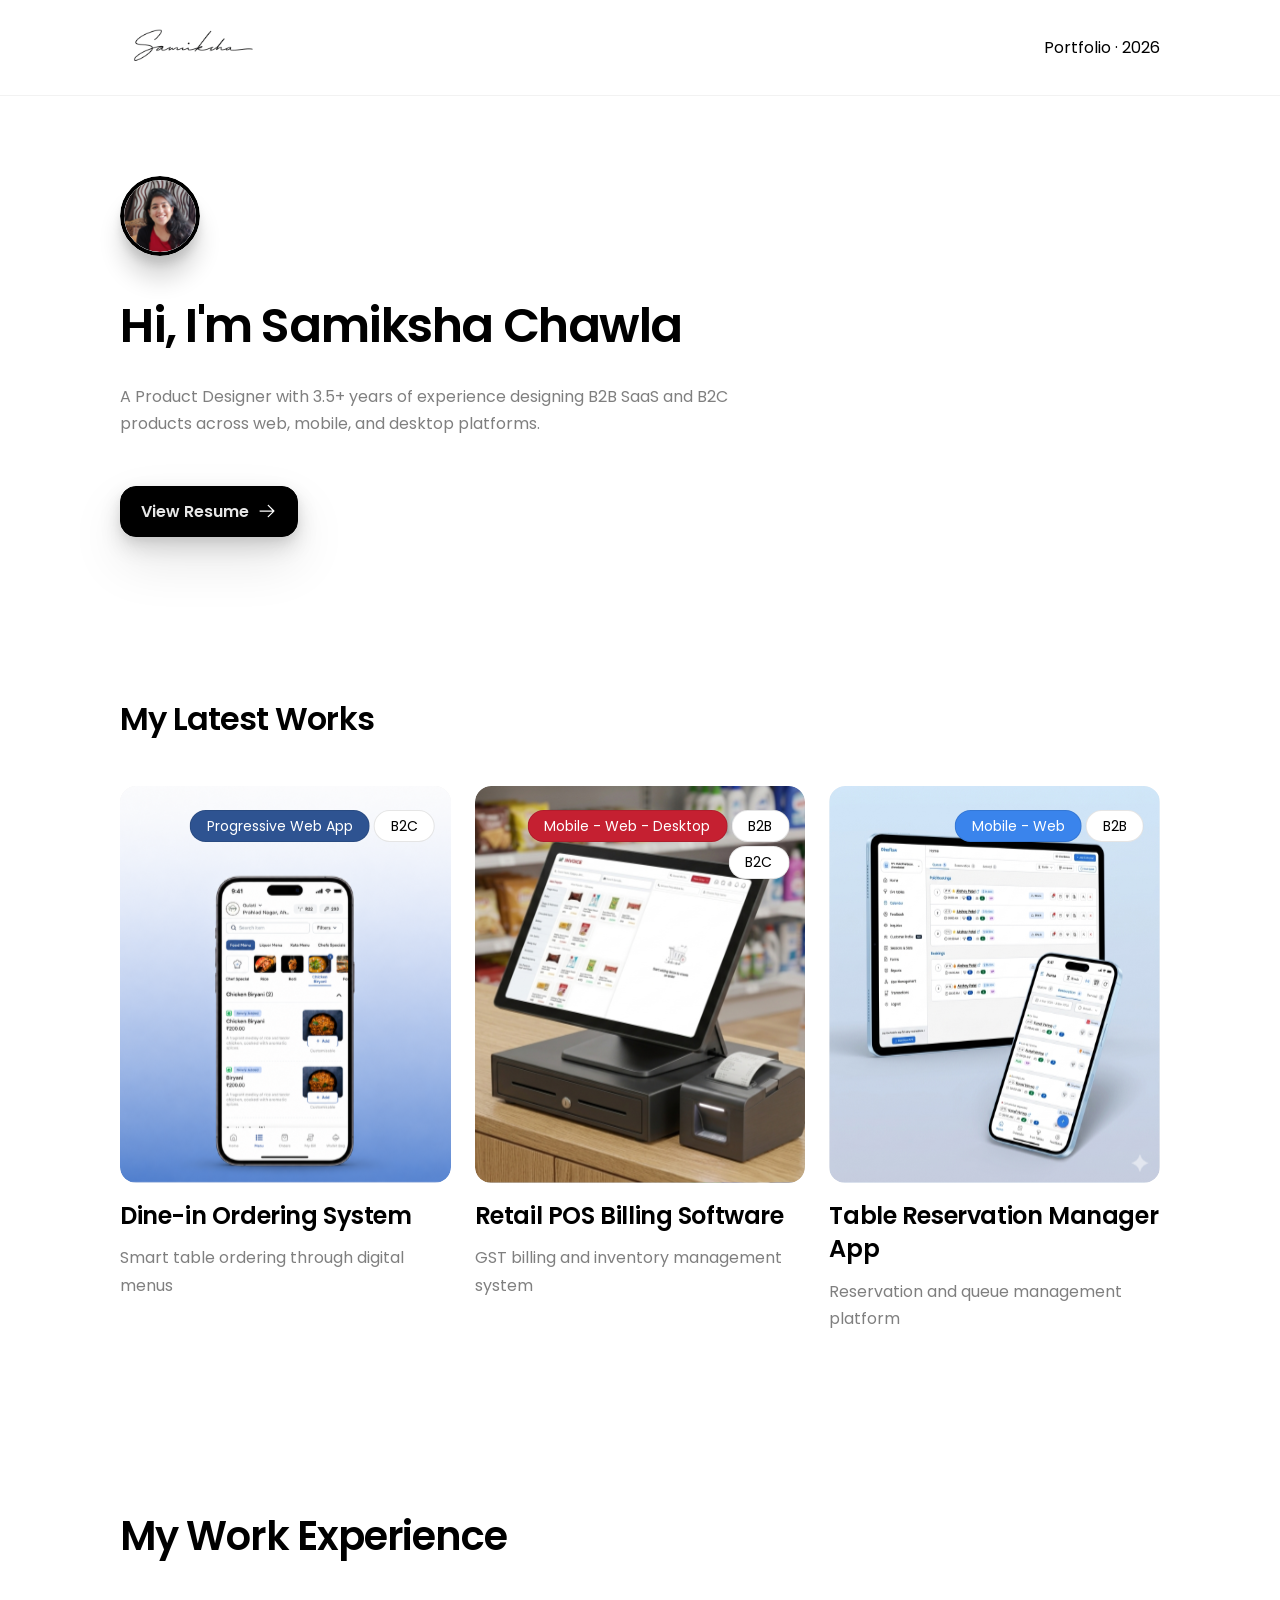
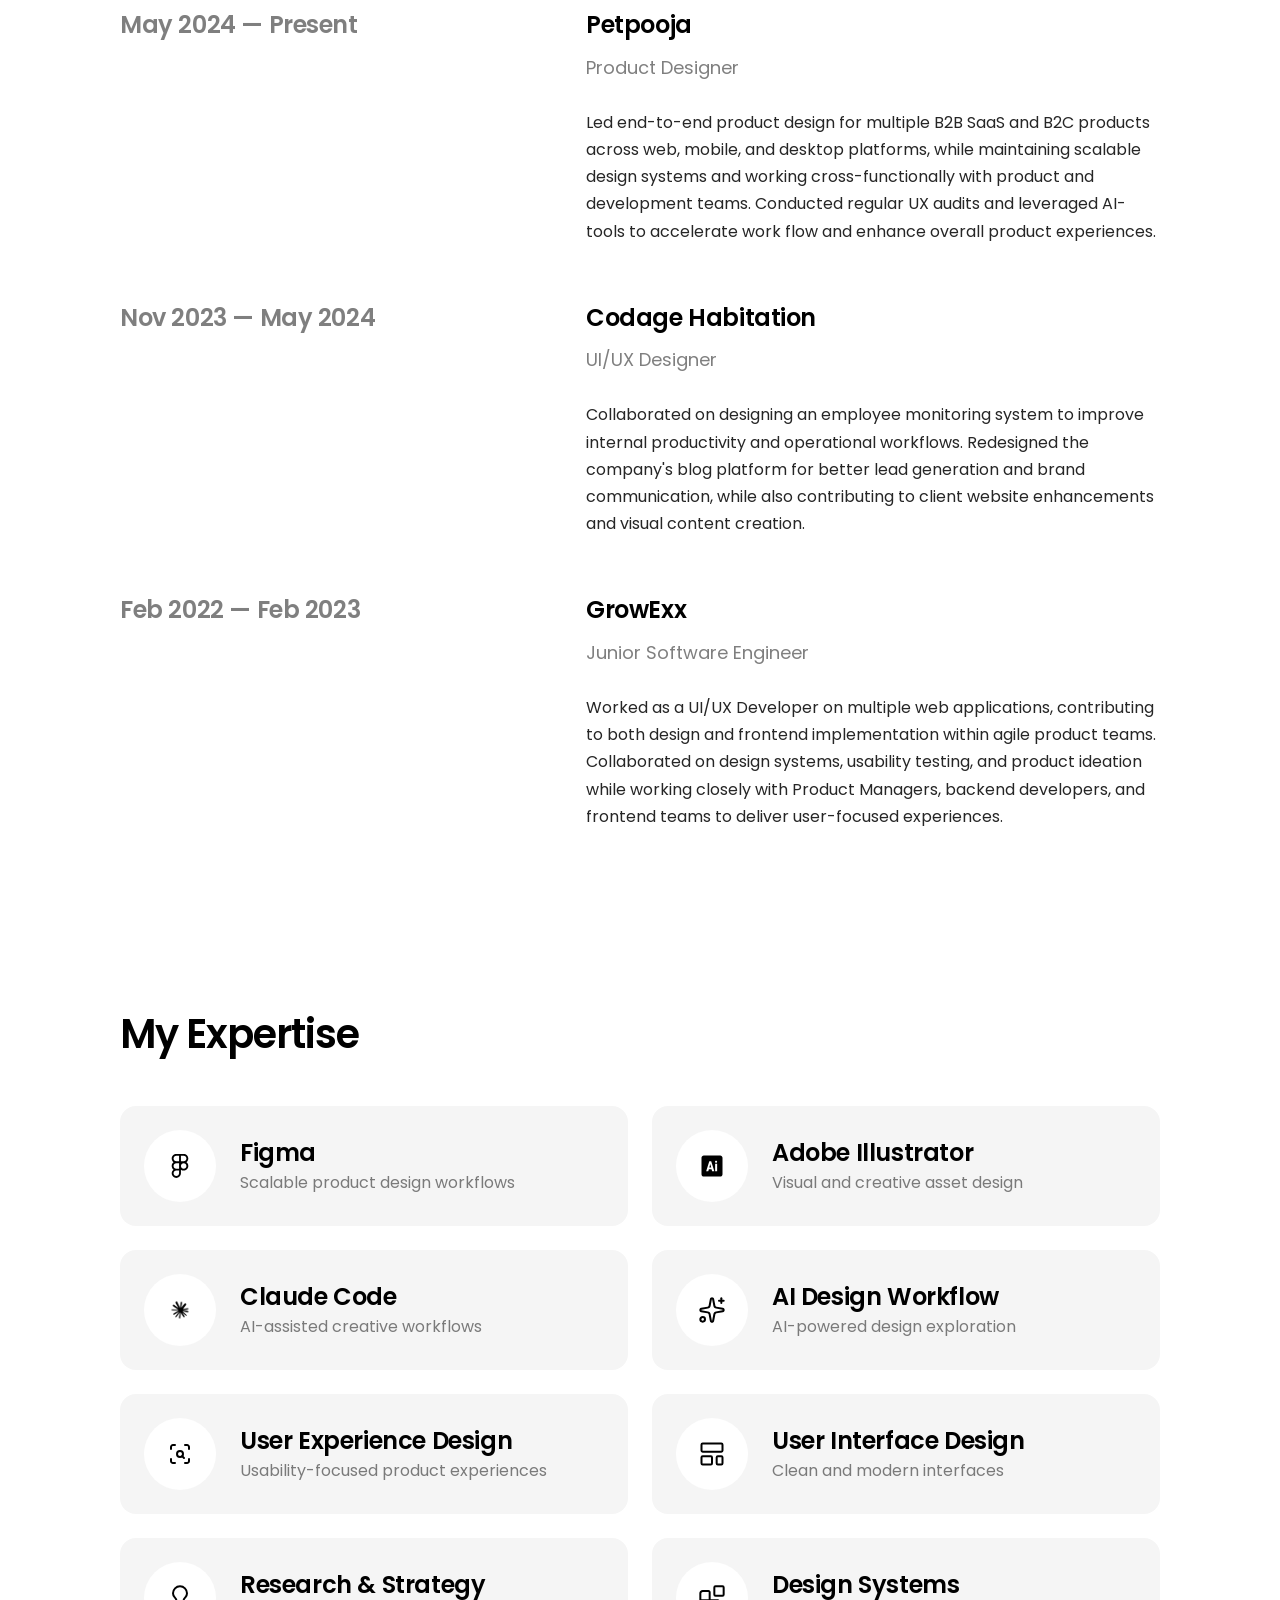
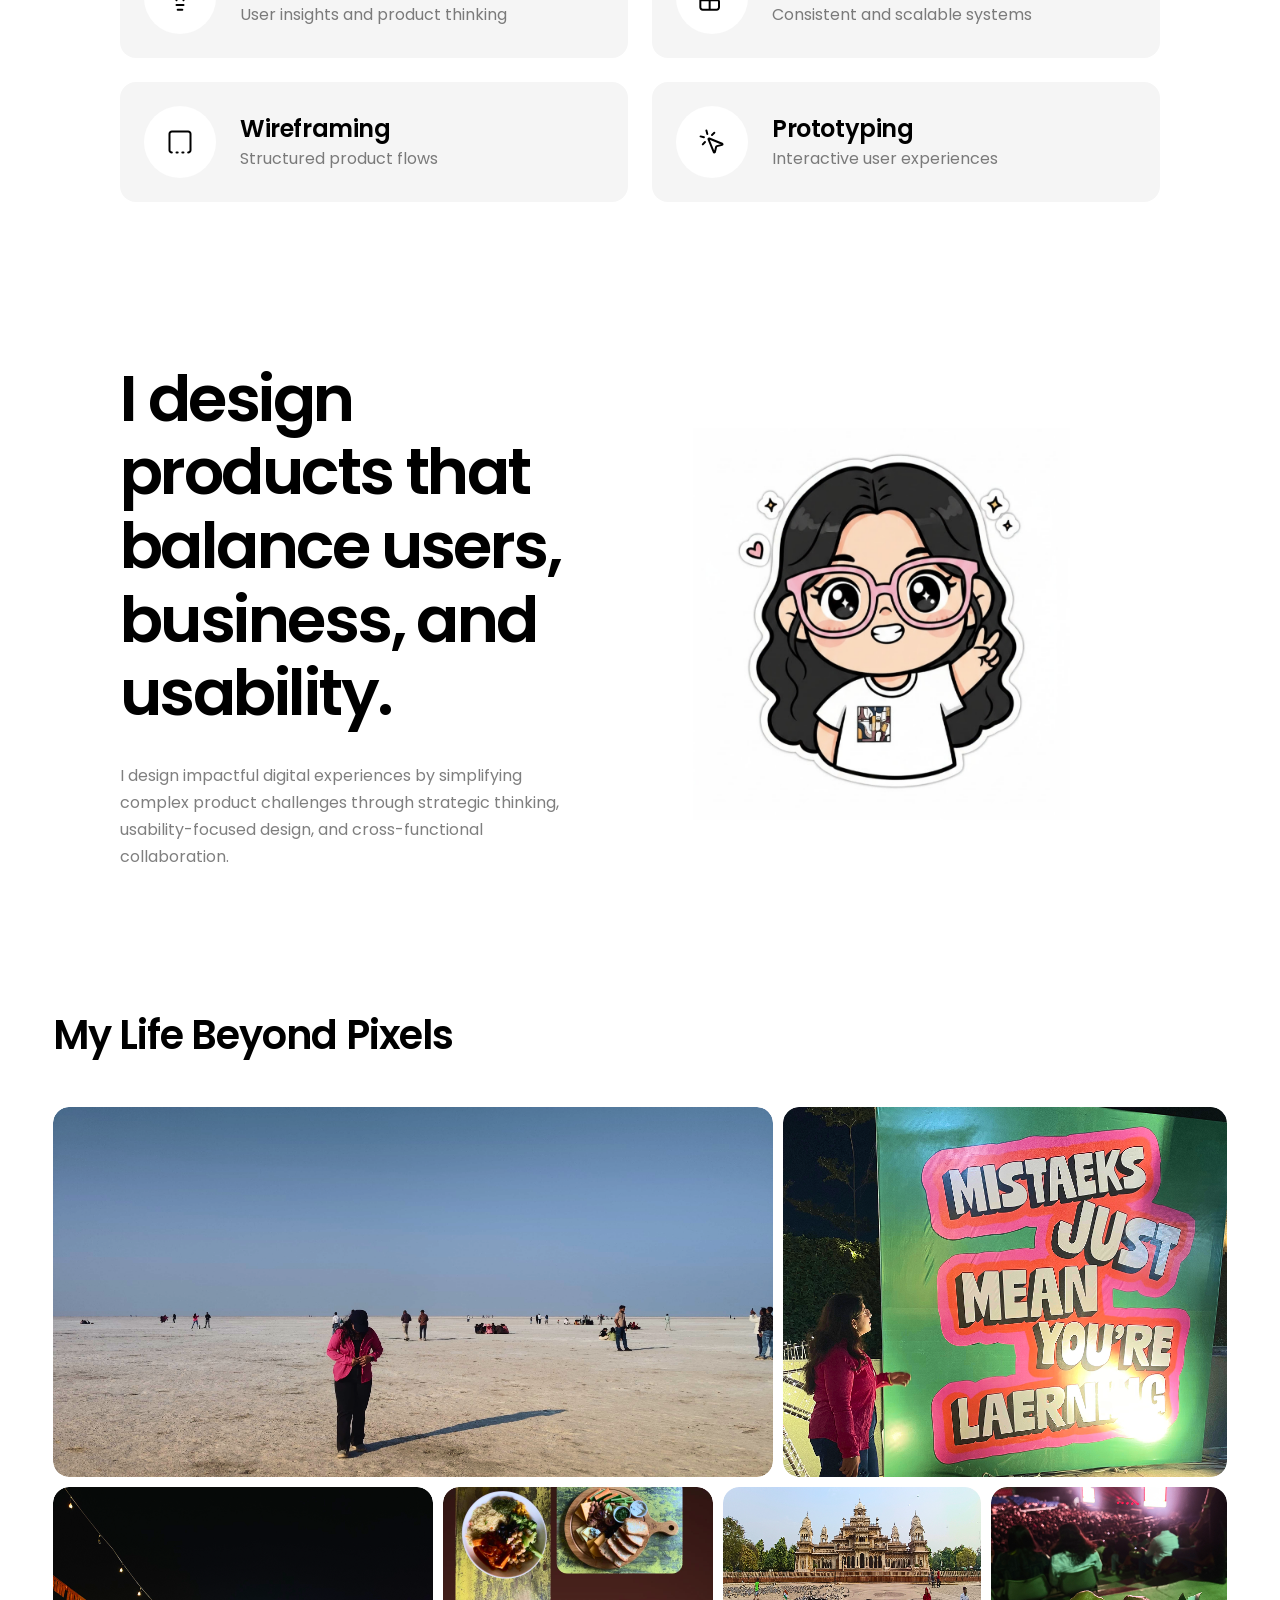
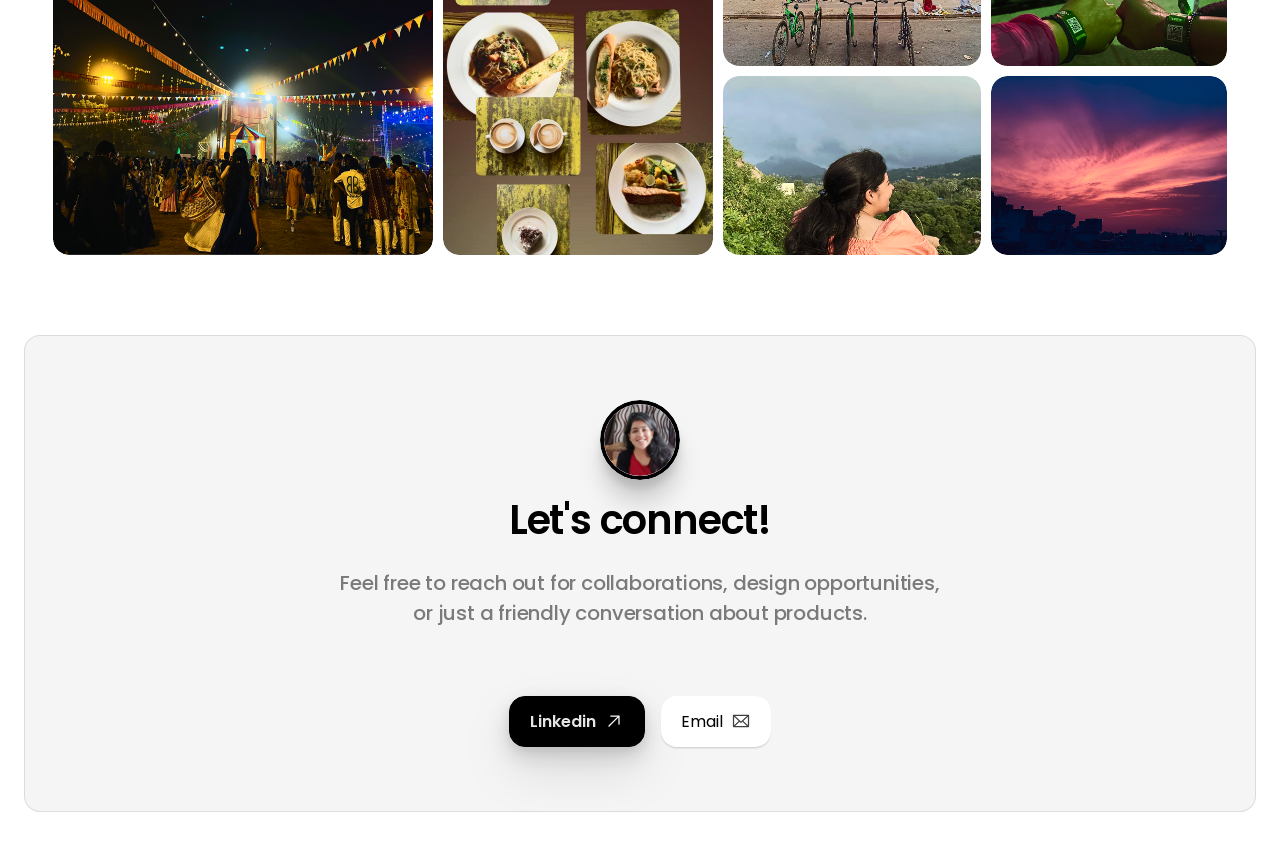
<file: index.html>
<!DOCTYPE html>
<html lang="en">

<head>
    <meta charset="UTF-8">
    <meta name="viewport" content="width=device-width, initial-scale=1.0">
    <title>Samiksha Chawla - Product Designer & UI/UX Designer</title>
    <link href="https://fonts.googleapis.com/css2?family=Poppins:wght@400;500;600;700&display=swap" rel="stylesheet">
    <!-- Bootstrap 5.3.0 CSS -->
    <link href="https://cdn.jsdelivr.net/npm/bootstrap@5.3.0/dist/css/bootstrap.min.css" rel="stylesheet">
    <!-- Bootstrap Compatibility Fix -->
    <link href="css/index-bootstrap-fix.css" rel="stylesheet" />
    <link href="css/index-styles.css" rel="stylesheet" />
</head>

<body>
    <div class="page-wrapper">
        <!-- Header -->
        <header>
            <div class="header-container">
                <a href="index.html" class="logo-link">
                    <img src="assets/images/logo.svg" alt="Samiksha Chawla" class="logo">
                </a>
                <p class="header-text">Portfolio · 2026</p>
            </div>
        </header>

        <!-- Hero Section -->
        <section class="max-w-section">
            <div class="avatar">
                <img src="assets/images/avatar.svg" alt="Samiksha Chawla">
            </div>
            <div class="hero-flex">
                <h1 class="hero-title">Hi, I'm Samiksha Chawla</h1>
                <p class="hero-subtitle">A Product Designer with 3.5+ years of experience designing B2B SaaS and B2C
                    products across web, mobile, and desktop platforms.</p>
                <div class="button-group">
                    <a href="https://drive.google.com/file/d/1YhdhtAM10Pn7z0vwwEEJBEXpZvlBiMuF/view?usp=sharing" target="_blank"
                        class="btn-primary">
                        <span>View Resume</span>
                        <svg width="20" height="20" viewBox="0 0 20 20" fill="none" xmlns="http://www.w3.org/2000/svg">
                            <g clip-path="url(#clip0_49_14649)">
                                <path
                                    d="M17.3172 10.4425L11.6922 16.0675C11.5749 16.1848 11.4159 16.2507 11.25 16.2507C11.0841 16.2507 10.9251 16.1848 10.8078 16.0675C10.6905 15.9503 10.6247 15.7912 10.6247 15.6253C10.6247 15.4595 10.6905 15.3004 10.8078 15.1832L15.3664 10.6253H3.125C2.95924 10.6253 2.80027 10.5595 2.68306 10.4423C2.56585 10.3251 2.5 10.1661 2.5 10.0003C2.5 9.83459 2.56585 9.67562 2.68306 9.55841C2.80027 9.4412 2.95924 9.37535 3.125 9.37535H15.3664L10.8078 4.81753C10.6905 4.70026 10.6247 4.5412 10.6247 4.37535C10.6247 4.2095 10.6905 4.05044 10.8078 3.93316C10.9251 3.81588 11.0841 3.75 11.25 3.75C11.4159 3.75 11.5749 3.81588 11.6922 3.93316L17.3172 9.55816C17.3753 9.61621 17.4214 9.68514 17.4529 9.76101C17.4843 9.83688 17.5005 9.91821 17.5005 10.0003C17.5005 10.0825 17.4843 10.1638 17.4529 10.2397C17.4214 10.3156 17.3753 10.3845 17.3172 10.4425Z"
                                    fill="white" />
                            </g>
                            <defs>
                                <clipPath id="clip0_49_14649">
                                    <rect width="20" height="20" fill="white" />
                                </clipPath>
                            </defs>
                        </svg>
                    </a>
                </div>
            </div>
        </section>

        <!-- Work Section -->
        <section class="max-w-section">
            <h2
                style="width: 100%; font-size: 2rem; font-weight: 600; line-height: 1.4; letter-spacing: -0.03em; color: #000000;">
                My Latest Works</h2>
            <div style="display: grid; width: 100%; grid-template-columns: 1fr; gap: 1.5rem;">
                <a href="dine-in-ordering-system.html" style="text-decoration: none; color: inherit;">
                    <div class="work-card">
                        <div
                            style="position: relative; aspect-ratio: 5/6; width: 100%; overflow: hidden; border-radius: 1rem; background-color: #f5f5f5;">
                            <div class="work-image-container"><img src="assets/images/work-dine-in-system.svg"
                                    alt="Dine-in Ordering System" style="height: 100%; width: 100%; object-fit: cover;">
                            </div>
                            <div
                                style="position: absolute; left: 50%; top: 1.5rem; transform: translateX(-50%); display: flex; flex-wrap: wrap; justify-content: right; width: 100%; gap: 0.25rem; padding: 0 1rem;">
                                <span class="tag" style="background-color: #2E5391; color: #FFF;">Progressive Web
                                    App</span>
                                <span class="tag" style="background-color: #FFFFFF; color: #000;">B2C</span>
                            </div>
                        </div>
                        <div style="display: flex; flex-direction: column; align-items: flex-start; gap: 0.25rem;">
                            <h3 class="work-title">Dine-in Ordering System</h3>
                            <p class="work-description">Smart table ordering through digital menus</p>
                        </div>
                    </div>
                </a>

                <a href="retail-pos-case-study.html" style="text-decoration: none; color: inherit;">
                    <div class="work-card">
                        <div
                            style="position: relative; aspect-ratio: 5/6; width: 100%; overflow: hidden; border-radius: 1rem; background-color: #f5f5f5;">
                            <div class="work-image-container"><img src="assets/images/work-retail-pos.svg"
                                    alt="Retail POS Billing Software"
                                    style="height: 100%; width: 100%; object-fit: cover;">
                            </div>
                            <div
                                style="position: absolute; left: 50%; top: 1.5rem; transform: translateX(-50%); display: flex; flex-wrap: wrap; justify-content: right; width: 100%; gap: 0.25rem; padding: 0 1rem;">
                                <span class="tag" style="background-color: #C52031; color: #FFF;">Mobile - Web -
                                    Desktop</span>
                                <span class="tag" style="background-color: #FFFFFF; color: #000;">B2B</span>
                                <span class="tag" style="background-color: #FFFFFF; color: #000;">B2C</span>
                            </div>
                        </div>
                        <div style="display: flex; flex-direction: column; align-items: flex-start; gap: 0.25rem;">
                            <h3 class="work-title">Retail POS Billing Software</h3>
                            <p class="work-description">GST billing and inventory management system</p>
                        </div>
                    </div>
                </a>

                <a href="table-reservation-manager.html" style="text-decoration: none; color: inherit;">
                    <div class="work-card">
                        <div
                            style="position: relative; aspect-ratio: 5/6; width: 100%; overflow: hidden; border-radius: 1rem; background-color: #f5f5f5;">
                            <div class="work-image-container"><img src="assets/images/work-table-reservation.svg"
                                    alt="Table Reservation Manager App"
                                    style="height: 100%; width: 100%; object-fit: cover;"></div>
                            <div
                                style="position: absolute; left: 50%; top: 1.5rem; transform: translateX(-50%); display: flex; flex-wrap: wrap; justify-content: right; width: 100%; gap: 0.25rem; padding: 0 1rem;">
                                <span class="tag" style="background-color: #3A84EC; color: #FFF;">Mobile - Web</span>
                                <span class="tag" style="background-color: #FFFFFF; color: #000;">B2B</span>
                            </div>
                        </div>
                        <div style="display: flex; flex-direction: column; align-items: flex-start; gap: 0.25rem;">
                            <h3 class="work-title">Table Reservation Manager App</h3>
                            <p class="work-description">Reservation and queue management platform</p>
                        </div>
                    </div>
                </a>
            </div>
        </section>

        <!-- Work Experience Section -->
        <section class="max-w-section">
            <h2>My Work Experience</h2>
            <div class="experience-list">
                <div class="experience-item">
                    <div class="experience-period">May 2024 — Present</div>
                    <div class="experience-content">
                        <h3 class="experience-company">Petpooja</h3>
                        <p class="experience-role">Product Designer</p>
                        <p class="experience-description">Led end-to-end product design for multiple B2B SaaS and B2C
                            products across web, mobile, and desktop platforms, while maintaining scalable design
                            systems and working cross-functionally with product and development teams. Conducted regular
                            UX audits and leveraged AI-tools to accelerate work flow and enhance overall product
                            experiences.</p>
                    </div>
                </div>

                <div class="experience-item">
                    <div class="experience-period">Nov 2023 — May 2024</div>
                    <div class="experience-content">
                        <h3 class="experience-company">Codage Habitation</h3>
                        <p class="experience-role">UI/UX Designer</p>
                        <p class="experience-description">Collaborated on designing an employee monitoring system to
                            improve internal productivity and operational workflows. Redesigned the company's blog
                            platform for better lead generation and brand communication, while also contributing to
                            client website enhancements and visual content creation.</p>
                    </div>
                </div>

                <div class="experience-item">
                    <div class="experience-period">Feb 2022 — Feb 2023</div>
                    <div class="experience-content">
                        <h3 class="experience-company">GrowExx</h3>
                        <p class="experience-role">Junior Software Engineer</p>
                        <p class="experience-description">Worked as a UI/UX Developer on multiple web applications,
                            contributing to both design and frontend implementation within agile product teams.
                            Collaborated on design systems, usability testing, and product ideation while working
                            closely with Product Managers, backend developers, and frontend teams to deliver
                            user-focused experiences.</p>
                    </div>
                </div>
            </div>
        </section>

        <!-- Expertise Section -->
        <section class="max-w-section">
            <h2>My Expertise</h2>
            <div class="expertise-grid">
                <div class="expertise-card">
                    <div class="expertise-icon">
                        <svg width="28" height="28" viewBox="0 0 28 28" fill="none" xmlns="http://www.w3.org/2000/svg">
                            <path fill-rule="evenodd" clip-rule="evenodd"
                                d="M13.0686 3.8276H10.3153C8.79469 3.8276 7.56198 5.06031 7.56198 6.58094C7.56198 8.10156 8.79469 9.33427 10.3153 9.33427H13.0686V3.8276ZM13.0686 1.96094H14.9353H17.6886C20.2403 1.96094 22.3086 4.02937 22.3086 6.58094C22.3086 8.08667 21.5884 9.42417 20.4734 10.2676C21.5884 11.1111 22.3086 12.4486 22.3086 13.9543C22.3086 16.5058 20.2403 18.5743 17.6886 18.5743C16.657 18.5743 15.7042 18.2361 14.9353 17.6646V18.5743V21.3276C14.9353 23.8792 12.8669 25.9476 10.3153 25.9476C7.76375 25.9476 5.69531 23.8792 5.69531 21.3276C5.69531 19.8218 6.41562 18.4844 7.53047 17.6409C6.41562 16.7975 5.69531 15.46 5.69531 13.9543C5.69531 12.4486 6.41564 11.1111 7.53051 10.2676C6.41564 9.42417 5.69531 8.08667 5.69531 6.58094C5.69531 4.02937 7.76375 1.96094 10.3153 1.96094H13.0686ZM14.9353 3.8276V9.33427H17.6886C19.2093 9.33427 20.4419 8.10156 20.4419 6.58094C20.4419 5.06031 19.2093 3.8276 17.6886 3.8276H14.9353ZM10.3153 16.7076H13.0686V13.9614V13.9543V13.9472V11.201H10.3153C8.79469 11.201 7.56198 12.4337 7.56198 13.9543C7.56198 15.4713 8.78879 16.7017 10.3044 16.7076L10.3153 16.7076ZM7.56198 21.3276C7.56198 19.8106 8.78879 18.5802 10.3044 18.5743L10.3153 18.5743H13.0686V21.3276C13.0686 22.8482 11.8359 24.081 10.3153 24.081C8.79469 24.081 7.56198 22.8482 7.56198 21.3276ZM14.9353 13.9488C14.9383 12.4307 16.1699 11.201 17.6886 11.201C19.2093 11.201 20.4419 12.4337 20.4419 13.9543C20.4419 15.4749 19.2093 16.7076 17.6886 16.7076C16.1699 16.7076 14.9383 15.4779 14.9353 13.9598V13.9488Z"
                                fill="black" />
                        </svg>
                    </div>
                    <div class="expertise-content">
                        <h3 class="expertise-title">Figma</h3>
                        <p class="expertise-description">Scalable product design workflows</p>
                    </div>
                </div>

                <div class="expertise-card">
                    <div class="expertise-icon">
                        <svg width="32" height="32" viewBox="0 0 32 32" fill="none" xmlns="http://www.w3.org/2000/svg">
                            <path
                                d="M6.66667 4C5.19792 4 4 5.19792 4 6.66667V25.3333C4 26.8021 5.19792 28 6.66667 28H25.3333C26.8021 28 28 26.8021 28 25.3333V6.66667C28 5.19792 26.8021 4 25.3333 4H6.66667ZM20.6667 10C21.3333 10 21.875 10.5417 21.875 11.2083C21.875 11.875 21.3333 12.4167 20.6667 12.4167C20 12.4167 19.4583 11.875 19.4583 11.2083C19.4583 10.5417 20 10 20.6667 10ZM12.9167 10.5417H15.0833L18.6667 21.875H16.125L15.4583 19.5833H12.4167L11.75 21.875H9.33333L12.9167 10.5417ZM19.5833 13.4583H21.875V21.875H19.5833V13.4583ZM14 13.5833L12.9167 17.5833H15.0833L14 13.5833Z"
                                fill="black" />
                        </svg>
                    </div>
                    <div class="expertise-content">
                        <h3 class="expertise-title">Adobe Illustrator</h3>
                        <p class="expertise-description">Visual and creative asset design</p>
                    </div>
                </div>

                <div class="expertise-card">
                    <div class="expertise-icon">
                        <svg width="32" height="32" viewBox="0 0 32 32" fill="none" xmlns="http://www.w3.org/2000/svg"
                            xmlns:xlink="http://www.w3.org/1999/xlink">
                            <rect width="32" height="32" fill="url(#pattern0_78_331)" />
                            <defs>
                                <pattern id="pattern0_78_331" patternContentUnits="objectBoundingBox" width="1"
                                    height="1">
                                    <use xlink:href="#image0_78_331" transform="scale(0.001)" />
                                </pattern>
                                <image id="image0_78_331" width="1000" height="1000" preserveAspectRatio="none"
                                    xlink:href="[data-uri]" />
                            </defs>
                        </svg>
                    </div>
                    <div class="expertise-content">
                        <h3 class="expertise-title">Claude Code</h3>
                        <p class="expertise-description">AI-assisted creative workflows</p>
                    </div>
                </div>

                <div class="expertise-card">
                    <div class="expertise-icon">
                        <svg width="28" height="28" viewBox="0 0 28 28" fill="none" xmlns="http://www.w3.org/2000/svg">
                            <path
                                d="M12.8547 3.28449C12.9046 3.01686 13.0467 2.77514 13.2561 2.6012C13.4655 2.42725 13.7292 2.33203 14.0015 2.33203C14.2737 2.33203 14.5374 2.42725 14.7469 2.6012C14.9563 2.77514 15.0983 3.01686 15.1483 3.28449L16.3745 9.76882C16.4616 10.2298 16.6856 10.6539 17.0174 10.9856C17.3491 11.3174 17.7732 11.5414 18.2342 11.6285L24.7185 12.8547C24.9861 12.9046 25.2278 13.0467 25.4018 13.2561C25.5757 13.4655 25.6709 13.7292 25.6709 14.0015C25.6709 14.2737 25.5757 14.5374 25.4018 14.7469C25.2278 14.9563 24.9861 15.0983 24.7185 15.1483L18.2342 16.3745C17.7732 16.4616 17.3491 16.6856 17.0174 17.0174C16.6856 17.3491 16.4616 17.7732 16.3745 18.2342L15.1483 24.7185C15.0983 24.9861 14.9563 25.2278 14.7469 25.4018C14.5374 25.5757 14.2737 25.6709 14.0015 25.6709C13.7292 25.6709 13.4655 25.5757 13.2561 25.4018C13.0467 25.2278 12.9046 24.9861 12.8547 24.7185L11.6285 18.2342C11.5414 17.7732 11.3174 17.3491 10.9856 17.0174C10.6539 16.6856 10.2298 16.4616 9.76882 16.3745L3.28449 15.1483C3.01686 15.0983 2.77514 14.9563 2.6012 14.7469C2.42725 14.5374 2.33203 14.2737 2.33203 14.0015C2.33203 13.7292 2.42725 13.4655 2.6012 13.2561C2.77514 13.0467 3.01686 12.9046 3.28449 12.8547L9.76882 11.6285C10.2298 11.5414 10.6539 11.3174 10.9856 10.9856C11.3174 10.6539 11.5414 10.2298 11.6285 9.76882L12.8547 3.28449Z"
                                stroke="black" stroke-width="2" stroke-linecap="round" stroke-linejoin="round" />
                            <path d="M23.332 2.33203V6.9987" stroke="black" stroke-width="2" stroke-linecap="round"
                                stroke-linejoin="round" />
                            <path d="M25.6667 4.66797H21" stroke="black" stroke-width="2" stroke-linecap="round"
                                stroke-linejoin="round" />
                            <path
                                d="M4.66536 25.6667C5.95403 25.6667 6.9987 24.622 6.9987 23.3333C6.9987 22.0447 5.95403 21 4.66536 21C3.3767 21 2.33203 22.0447 2.33203 23.3333C2.33203 24.622 3.3767 25.6667 4.66536 25.6667Z"
                                stroke="black" stroke-width="2" stroke-linecap="round" stroke-linejoin="round" />
                        </svg>
                    </div>
                    <div class="expertise-content">
                        <h3 class="expertise-title">AI Design Workflow</h3>
                        <p class="expertise-description">AI-powered design exploration</p>
                    </div>
                </div>

                <div class="expertise-card">
                    <div class="expertise-icon">
                        <svg width="24" height="24" viewBox="0 0 24 24" fill="none" xmlns="http://www.w3.org/2000/svg">
                            <path d="M3 7V5C3 4.46957 3.21071 3.96086 3.58579 3.58579C3.96086 3.21071 4.46957 3 5 3H7"
                                stroke="black" stroke-width="2" stroke-linecap="round" stroke-linejoin="round" />
                            <path
                                d="M17 3H19C19.5304 3 20.0391 3.21071 20.4142 3.58579C20.7893 3.96086 21 4.46957 21 5V7"
                                stroke="black" stroke-width="2" stroke-linecap="round" stroke-linejoin="round" />
                            <path
                                d="M21 17V19C21 19.5304 20.7893 20.0391 20.4142 20.4142C20.0391 20.7893 19.5304 21 19 21H17"
                                stroke="black" stroke-width="2" stroke-linecap="round" stroke-linejoin="round" />
                            <path
                                d="M7 21H5C4.46957 21 3.96086 20.7893 3.58579 20.4142C3.21071 20.0391 3 19.5304 3 19V17"
                                stroke="black" stroke-width="2" stroke-linecap="round" stroke-linejoin="round" />
                            <path
                                d="M12 15C13.6569 15 15 13.6569 15 12C15 10.3431 13.6569 9 12 9C10.3431 9 9 10.3431 9 12C9 13.6569 10.3431 15 12 15Z"
                                stroke="black" stroke-width="2" stroke-linecap="round" stroke-linejoin="round" />
                            <path d="M16.0016 16.0016L14.1016 14.1016" stroke="black" stroke-width="2"
                                stroke-linecap="round" stroke-linejoin="round" />
                        </svg>
                    </div>
                    <div class="expertise-content">
                        <h3 class="expertise-title">User Experience Design</h3>
                        <p class="expertise-description">Usability-focused product experiences</p>
                    </div>
                </div>

                <div class="expertise-card">
                    <div class="expertise-icon">
                        <svg width="28" height="28" viewBox="0 0 28 28" fill="none" xmlns="http://www.w3.org/2000/svg">
                            <path
                                d="M23.3333 3.5H4.66667C4.02233 3.5 3.5 4.02233 3.5 4.66667V10.5C3.5 11.1443 4.02233 11.6667 4.66667 11.6667H23.3333C23.9777 11.6667 24.5 11.1443 24.5 10.5V4.66667C24.5 4.02233 23.9777 3.5 23.3333 3.5Z"
                                stroke="black" stroke-width="2" stroke-linecap="round" stroke-linejoin="round" />
                            <path
                                d="M12.8333 16.332H4.66667C4.02233 16.332 3.5 16.8544 3.5 17.4987V23.332C3.5 23.9764 4.02233 24.4987 4.66667 24.4987H12.8333C13.4777 24.4987 14 23.9764 14 23.332V17.4987C14 16.8544 13.4777 16.332 12.8333 16.332Z"
                                stroke="black" stroke-width="2" stroke-linecap="round" stroke-linejoin="round" />
                            <path
                                d="M23.3346 16.332H19.8346C19.1903 16.332 18.668 16.8544 18.668 17.4987V23.332C18.668 23.9764 19.1903 24.4987 19.8346 24.4987H23.3346C23.979 24.4987 24.5013 23.9764 24.5013 23.332V17.4987C24.5013 16.8544 23.979 16.332 23.3346 16.332Z"
                                stroke="black" stroke-width="2" stroke-linecap="round" stroke-linejoin="round" />
                        </svg>
                    </div>
                    <div class="expertise-content">
                        <h3 class="expertise-title">User Interface Design</h3>
                        <p class="expertise-description">Clean and modern interfaces</p>
                    </div>
                </div>

                <div class="expertise-card">
                    <div class="expertise-icon">
                        <svg width="28" height="28" viewBox="0 0 28 28" fill="none" xmlns="http://www.w3.org/2000/svg">
                            <path
                                d="M17.5 16.332C17.7333 15.1654 18.3167 14.3487 19.25 13.4154C20.4167 12.3654 21 10.8487 21 9.33203C21 7.47552 20.2625 5.69504 18.9497 4.38228C17.637 3.06953 15.8565 2.33203 14 2.33203C12.1435 2.33203 10.363 3.06953 9.05025 4.38228C7.7375 5.69504 7 7.47552 7 9.33203C7 10.4987 7.23333 11.8987 8.75 13.4154C9.56667 14.232 10.2667 15.1654 10.5 16.332"
                                stroke="black" stroke-width="2" stroke-linecap="round" stroke-linejoin="round" />
                            <path d="M10.5 21H17.5" stroke="black" stroke-width="2" stroke-linecap="round"
                                stroke-linejoin="round" />
                            <path d="M11.668 25.668H16.3346" stroke="black" stroke-width="2" stroke-linecap="round"
                                stroke-linejoin="round" />
                        </svg>
                    </div>
                    <div class="expertise-content">
                        <h3 class="expertise-title">Research & Strategy</h3>
                        <p class="expertise-description">User insights and product thinking</p>
                    </div>
                </div>

                <div class="expertise-card">
                    <div class="expertise-icon">
                        <svg width="28" height="28" viewBox="0 0 28 28" fill="none" xmlns="http://www.w3.org/2000/svg">
                            <path
                                d="M11.6654 25.6667V8.16667C11.6654 7.85725 11.5424 7.5605 11.3237 7.34171C11.1049 7.12292 10.8081 7 10.4987 7H4.66536C4.04653 7 3.45303 7.24583 3.01545 7.68342C2.57786 8.121 2.33203 8.71449 2.33203 9.33333V23.3333C2.33203 23.9522 2.57786 24.5457 3.01545 24.9832C3.45303 25.4208 4.04653 25.6667 4.66536 25.6667H18.6654C19.2842 25.6667 19.8777 25.4208 20.3153 24.9832C20.7529 24.5457 20.9987 23.9522 20.9987 23.3333V17.5C20.9987 17.1906 20.8758 16.8938 20.657 16.675C20.4382 16.4562 20.1414 16.3333 19.832 16.3333H2.33203"
                                stroke="black" stroke-width="2" stroke-linecap="round" stroke-linejoin="round" />
                            <path
                                d="M24.4987 2.33203H17.4987C16.8544 2.33203 16.332 2.85437 16.332 3.4987V10.4987C16.332 11.143 16.8544 11.6654 17.4987 11.6654H24.4987C25.143 11.6654 25.6654 11.143 25.6654 10.4987V3.4987C25.6654 2.85437 25.143 2.33203 24.4987 2.33203Z"
                                stroke="black" stroke-width="2" stroke-linecap="round" stroke-linejoin="round" />
                        </svg>
                    </div>
                    <div class="expertise-content">
                        <h3 class="expertise-title">Design Systems</h3>
                        <p class="expertise-description">Consistent and scalable systems</p>
                    </div>
                </div>

                <div class="expertise-card">
                    <div class="expertise-icon">
                        <svg width="28" height="28" viewBox="0 0 28 28" fill="none" xmlns="http://www.w3.org/2000/svg">
                            <path
                                d="M5.83333 24.5C5.21449 24.5 4.621 24.2542 4.18342 23.8166C3.74583 23.379 3.5 22.7855 3.5 22.1667V5.83333C3.5 5.21449 3.74583 4.621 4.18342 4.18342C4.621 3.74583 5.21449 3.5 5.83333 3.5H22.1667C22.7855 3.5 23.379 3.74583 23.8166 4.18342C24.2542 4.621 24.5 5.21449 24.5 5.83333V22.1667C24.5 22.7855 24.2542 23.379 23.8166 23.8166C23.379 24.2542 22.7855 24.5 22.1667 24.5"
                                stroke="black" stroke-width="2" stroke-linecap="round" stroke-linejoin="round" />
                            <path d="M10.5 24.5H11.6667" stroke="black" stroke-width="2" stroke-linecap="round"
                                stroke-linejoin="round" />
                            <path d="M16.332 24.5H17.4987" stroke="black" stroke-width="2" stroke-linecap="round"
                                stroke-linejoin="round" />
                        </svg>
                    </div>
                    <div class="expertise-content">
                        <h3 class="expertise-title">Wireframing</h3>
                        <p class="expertise-description">Structured product flows</p>
                    </div>
                </div>

                <div class="expertise-card">
                    <div class="expertise-icon">
                        <svg width="28" height="28" viewBox="0 0 28 28" fill="none" xmlns="http://www.w3.org/2000/svg">
                            <path d="M16.3333 4.78516L14 7.00182" stroke="black" stroke-width="2" stroke-linecap="round"
                                stroke-linejoin="round" />
                            <path d="M5.94974 9.33177L2.56641 8.39844" stroke="black" stroke-width="2"
                                stroke-linecap="round" stroke-linejoin="round" />
                            <path d="M7.00182 14L4.78516 16.3333" stroke="black" stroke-width="2" stroke-linecap="round"
                                stroke-linejoin="round" />
                            <path d="M8.39844 2.56641L9.33177 5.94974" stroke="black" stroke-width="2"
                                stroke-linecap="round" stroke-linejoin="round" />
                            <path
                                d="M10.5423 11.3041C10.497 11.1975 10.4847 11.0799 10.5068 10.9662C10.5289 10.8526 10.5844 10.7481 10.6663 10.6663C10.7481 10.5844 10.8526 10.5289 10.9662 10.5068C11.0799 10.4847 11.1975 10.497 11.3041 10.5423L24.1375 15.7923C24.2517 15.8391 24.3481 15.921 24.4128 16.0262C24.4775 16.1313 24.5072 16.2542 24.4976 16.3773C24.488 16.5004 24.4396 16.6173 24.3594 16.7111C24.2792 16.8049 24.1712 16.8709 24.0511 16.8995L18.9773 18.114C18.7678 18.164 18.5763 18.271 18.4239 18.4232C18.2716 18.5754 18.1643 18.7667 18.114 18.9761L16.9006 24.0511C16.8723 24.1716 16.8065 24.28 16.7125 24.3606C16.6186 24.4412 16.5014 24.4898 16.378 24.4994C16.2546 24.509 16.1313 24.4792 16.026 24.4141C15.9207 24.349 15.8389 24.2521 15.7923 24.1375L10.5423 11.3041Z"
                                stroke="black" stroke-width="2" stroke-linecap="round" stroke-linejoin="round" />
                        </svg>
                    </div>
                    <div class="expertise-content">
                        <h3 class="expertise-title">Prototyping</h3>
                        <p class="expertise-description">Interactive user experiences</p>
                    </div>
                </div>
            </div>
        </section>

        <!-- Design Philosophy Section -->
        <section class="max-w-section philosophy-section">
            <div class="philosophy-content">
                <div class="philosophy-header">
                    <h2 class="philosophy-title">I design products that balance users, business, and usability.</h2>
                    <p class="philosophy-description">I design impactful digital experiences by simplifying complex
                        product challenges through strategic thinking, usability-focused design, and cross-functional
                        collaboration.</p>
                </div>
            </div>
            <img src="assets/images/design-philosophy.png" alt="Design philosophy" class="philosophy-image">
        </section>

        <!-- Beyond Pixels Section -->
        <section class="max-w-section footer-section">
            <div class="footer-container">
                <h2 class="beyond-pixels-title">My Life Beyond Pixels</h2>
                <div class="image-grid">
                    <div class="image-row">
                        <div class="grid-image-container" style="width: 720px; height: 372px;"><img
                                src="assets/images/gallery-01.png" alt="Beyond pixels" class="grid-image"></div>
                        <div class="grid-image-container" style="width: 444px; height: 368px;"><img
                                src="assets/images/gallery-02.png" alt="Beyond pixels" class="grid-image"></div>
                    </div>
                    <div class="image-row">
                        <div class="grid-image-container" style="width: 380px; height: 368px;"><img
                                src="assets/images/gallery-03.png" alt="Beyond pixels" class="grid-image"></div>
                        <div class="grid-image-container" style="width: 270px; height: 368px;"><img
                                src="assets/images/gallery-04.png" alt="Beyond pixels" class="grid-image"></div>
                        <div class="image-col" style="flex: 250;">
                            <div class="grid-image-container" style="width: 250px; height: 180px;"><img
                                    src="assets/images/gallery-05.png" alt="Beyond pixels" class="grid-image"></div>
                            <div class="grid-image-container" style="width: 250px; height: 170px;"><img
                                    src="assets/images/gallery-06.png" alt="Beyond pixels" class="grid-image"></div>
                        </div>
                        <div class="image-col" style="flex: 228;">
                            <div class="grid-image-container" style="width: 228px; height: 180px;"><img
                                    src="assets/images/gallery-07.png" alt="Beyond pixels" class="grid-image"></div>
                            <div class="grid-image-container" style="width: 226px; height: 172px;"><img
                                    src="assets/images/gallery-08.png" alt="Beyond pixels" class="grid-image"></div>
                        </div>
                    </div>
                </div>
            </div>
        </section>

        <!-- CTA Section -->
        <section class="max-w-section " style="padding: 2.5rem 1.5rem;">
            <div class="cta-container">
                <div class="cta-content">
                    <div class="avatar">
                        <img src="assets/images/avatar.svg" alt="Samiksha Chawla">
                    </div>
                    <h2 class="cta-title">Let's connect!</h2>
                    <p class="cta-description">Feel free to reach out for collaborations, design opportunities,<br />or
                        just a friendly conversation about products.</p>
                </div>
                <div class="button-group">
                    <a href="https://www.linkedin.com/in/samiksha-chawla-184621120/" target="_blank"
                        class="btn-primary">
                        <span>Linkedin</span>
                        <svg width="20" height="20" viewBox="0 0 20 20" fill="none" xmlns="http://www.w3.org/2000/svg">
                            <path
                                d="M15.6253 5V13.125C15.6253 13.2908 15.5595 13.4497 15.4423 13.5669C15.3251 13.6842 15.1661 13.75 15.0003 13.75C14.8346 13.75 14.6756 13.6842 14.5584 13.5669C14.4412 13.4497 14.3753 13.2908 14.3753 13.125V6.50859L5.44254 15.4422C5.32526 15.5595 5.1662 15.6253 5.00035 15.6253C4.8345 15.6253 4.67544 15.5595 4.55816 15.4422C4.44088 15.3249 4.375 15.1659 4.375 15C4.375 14.8341 4.44088 14.6751 4.55816 14.5578L13.4918 5.625H6.87535C6.70959 5.625 6.55062 5.55915 6.43341 5.44194C6.3162 5.32473 6.25035 5.16576 6.25035 5C6.25035 4.83424 6.3162 4.67527 6.43341 4.55806C6.55062 4.44085 6.70959 4.375 6.87535 4.375H15.0003C15.1661 4.375 15.3251 4.44085 15.4423 4.55806C15.5595 4.67527 15.6253 4.83424 15.6253 5Z"
                                fill="white" />
                        </svg>
                    </a>
                    <a href="mailto:chawlasamiksha299@gmail.com" target="_blank" class="btn-secondary">
                        Email
                        <svg width="20" height="20" viewBox="0 0 20 20" fill="none" xmlns="http://www.w3.org/2000/svg">
                            <g opacity="0.75">
                                <g clip-path="url(#clip0_49_15407)">
                                    <path
                                        d="M17.5 3.75H2.5C2.33424 3.75 2.17527 3.81585 2.05806 3.93306C1.94085 4.05027 1.875 4.20924 1.875 4.375V15C1.875 15.3315 2.0067 15.6495 2.24112 15.8839C2.47554 16.1183 2.79348 16.25 3.125 16.25H16.875C17.2065 16.25 17.5245 16.1183 17.7589 15.8839C17.9933 15.6495 18.125 15.3315 18.125 15V4.375C18.125 4.20924 18.0592 4.05027 17.9419 3.93306C17.8247 3.81585 17.6658 3.75 17.5 3.75ZM10 10.4023L4.10703 5H15.893L10 10.4023ZM7.71172 10L3.125 14.2039V5.79609L7.71172 10ZM8.63672 10.8477L9.57422 11.7109C9.68953 11.8168 9.84035 11.8755 9.99687 11.8755C10.1534 11.8755 10.3042 11.8168 10.4195 11.7109L11.357 10.8477L15.8883 15H4.10703L8.63672 10.8477ZM12.2883 10L16.875 5.79531V14.2047L12.2883 10Z"
                                        fill="black" />
                                </g>
                            </g>
                            <defs>
                                <clipPath id="clip0_49_15407">
                                    <rect width="20" height="20" fill="white" />
                                </clipPath>
                            </defs>
                        </svg>
                    </a>
                </div>
            </div>
        </section>
    </div>
    <!-- Bootstrap 5.3.0 JS -->
    <script src="https://cdn.jsdelivr.net/npm/bootstrap@5.3.0/dist/js/bootstrap.bundle.min.js"></script>
</body>

</html>
</file>
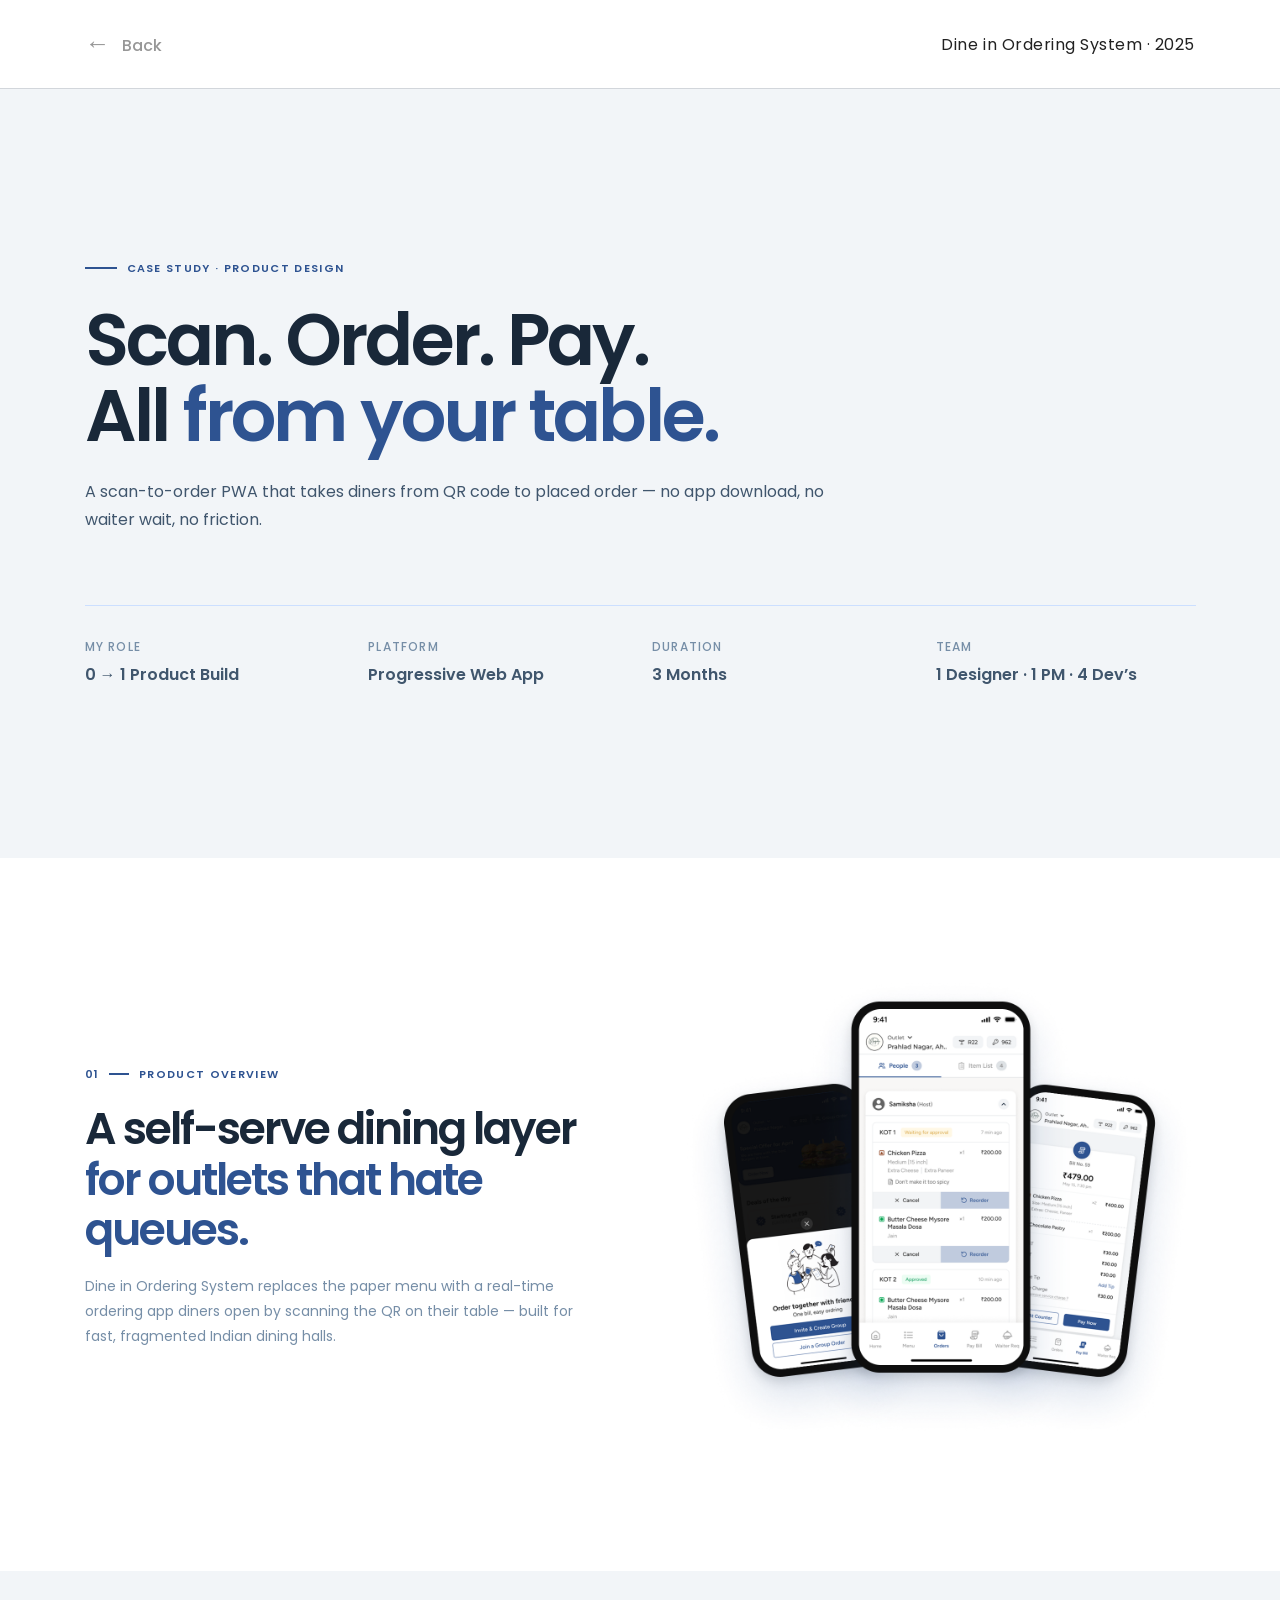
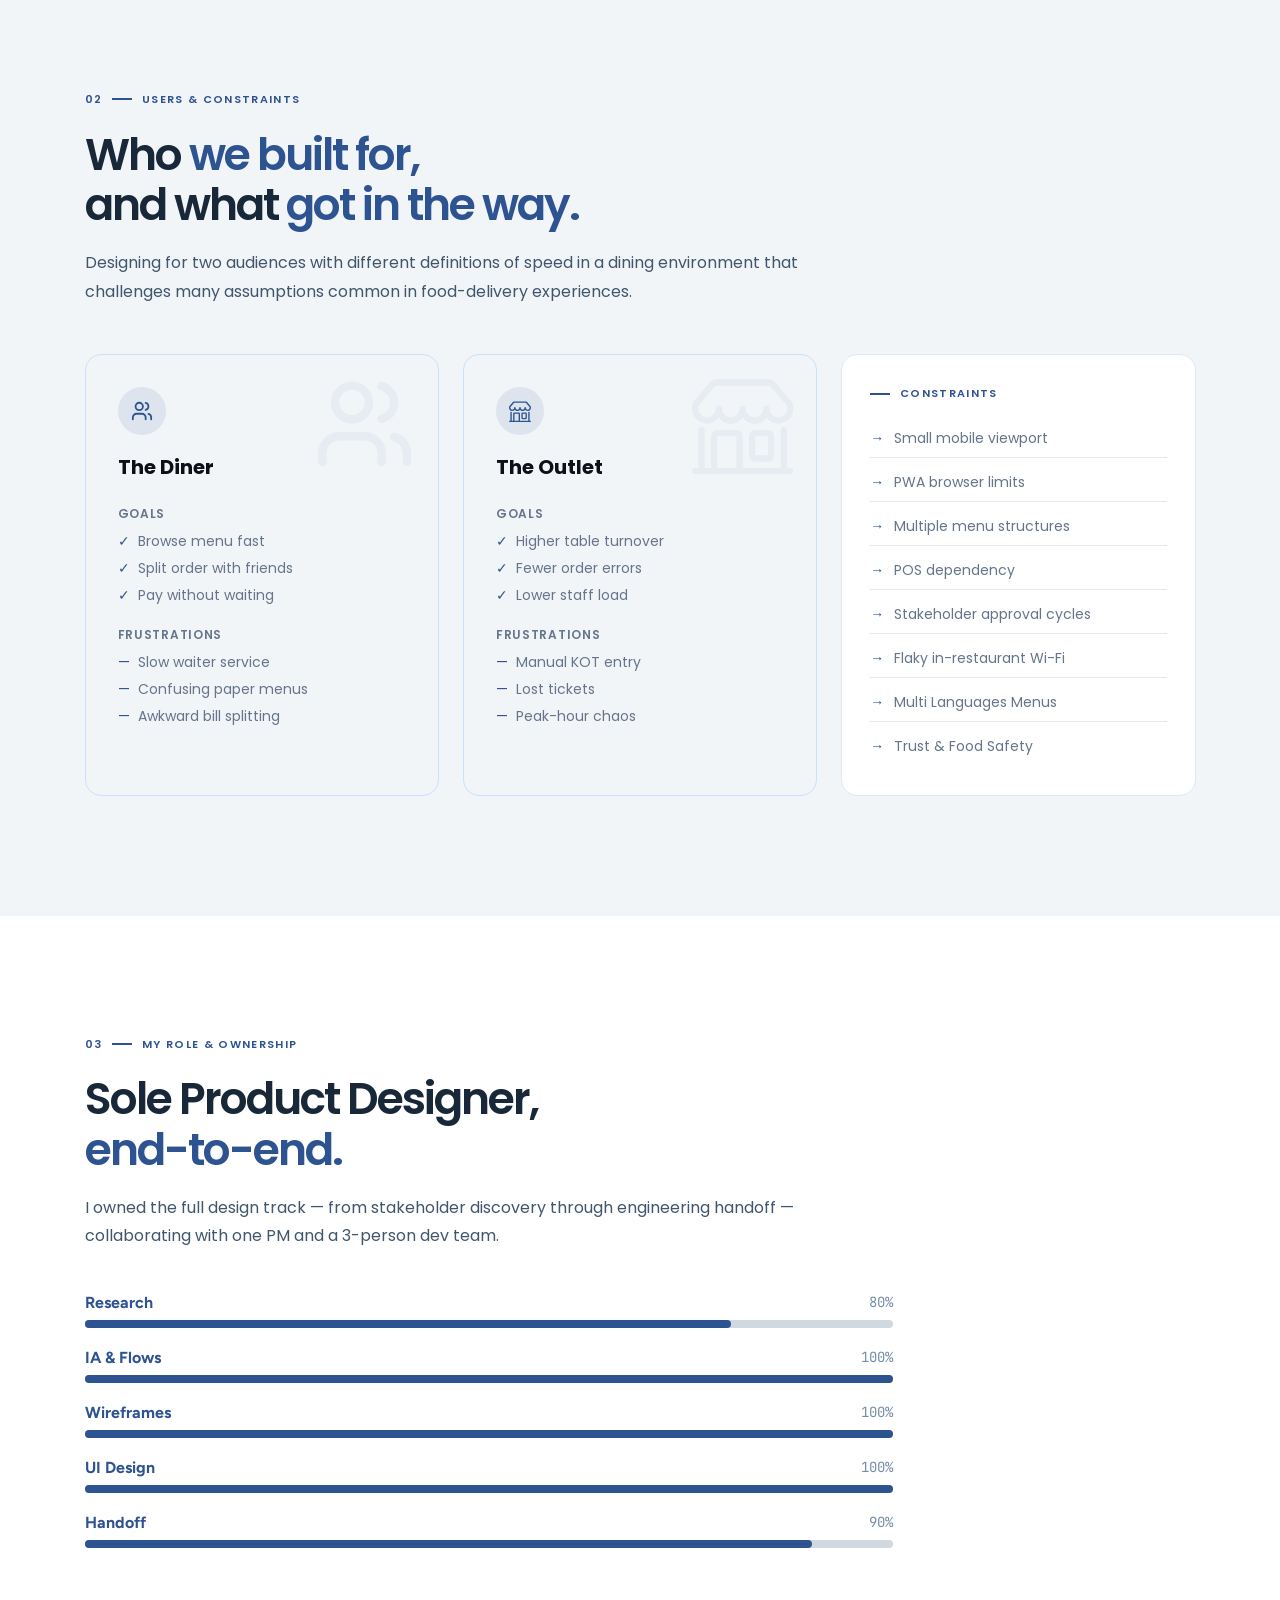
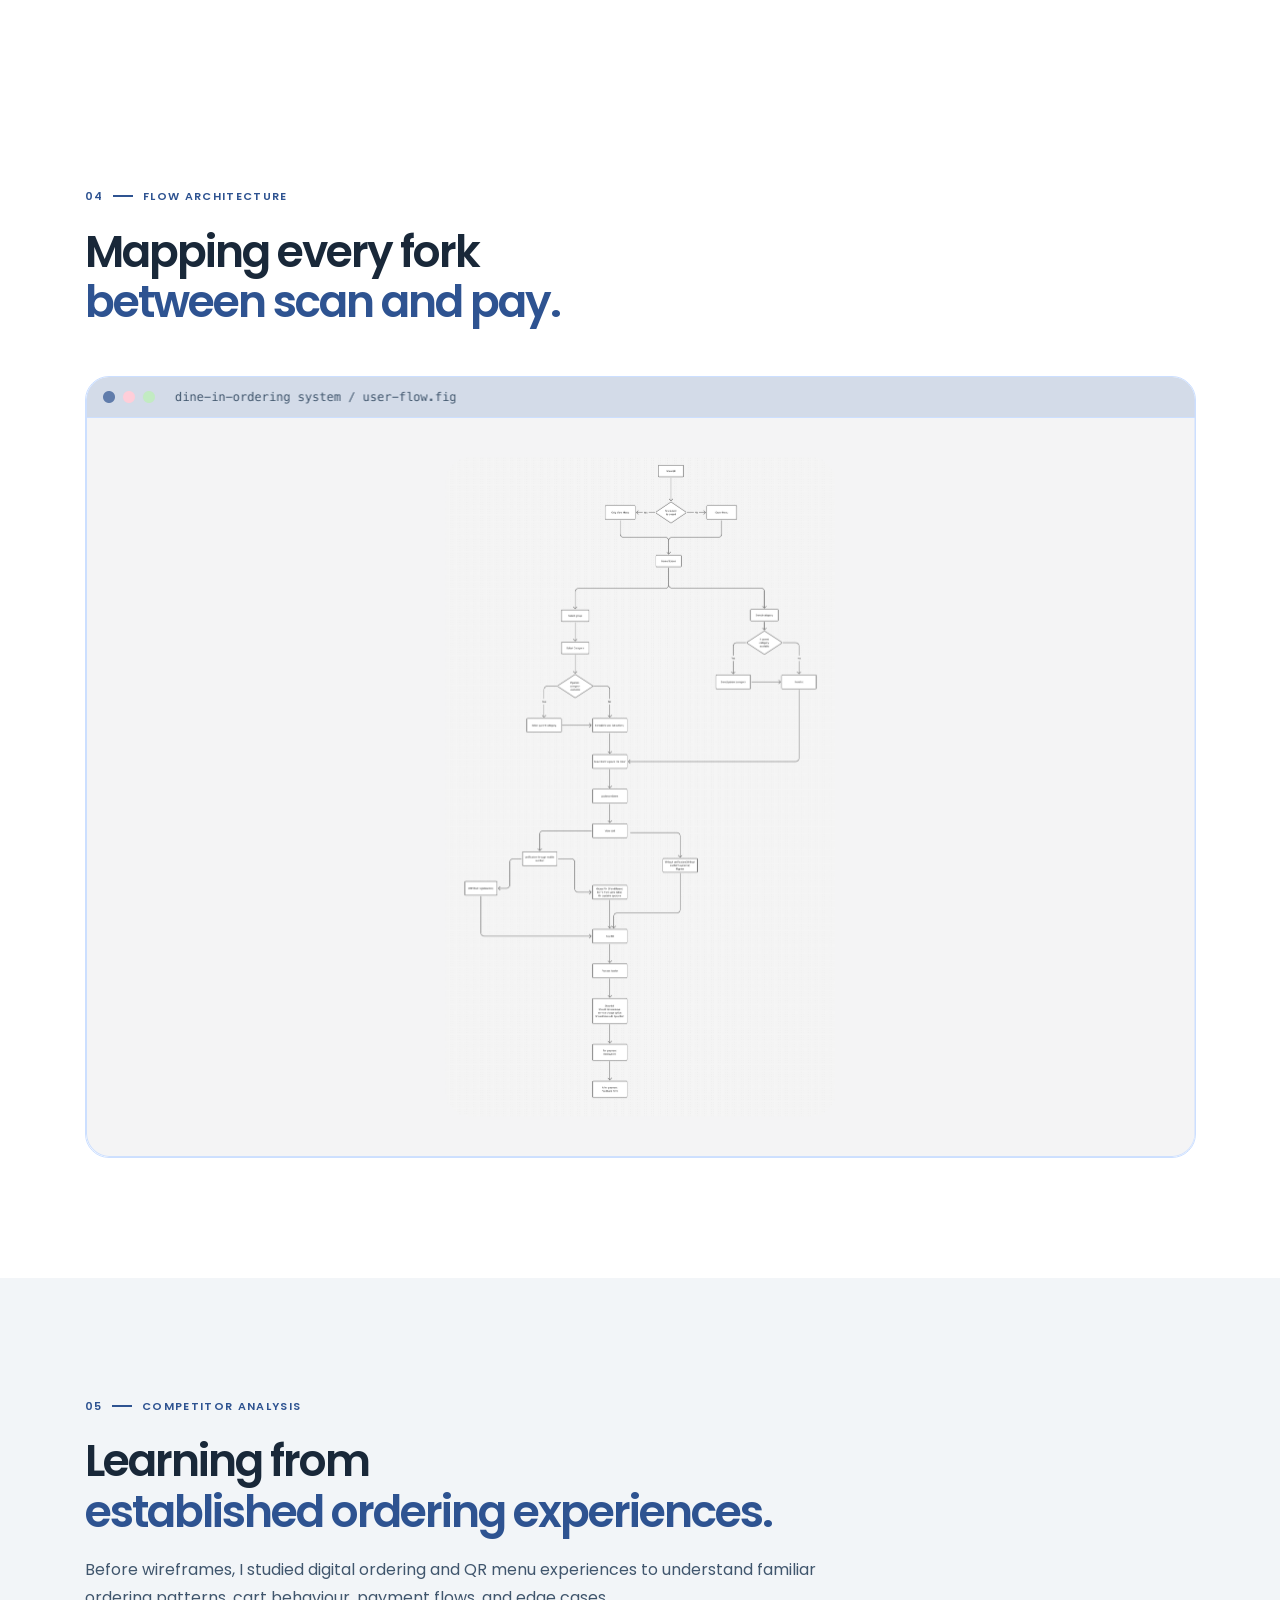
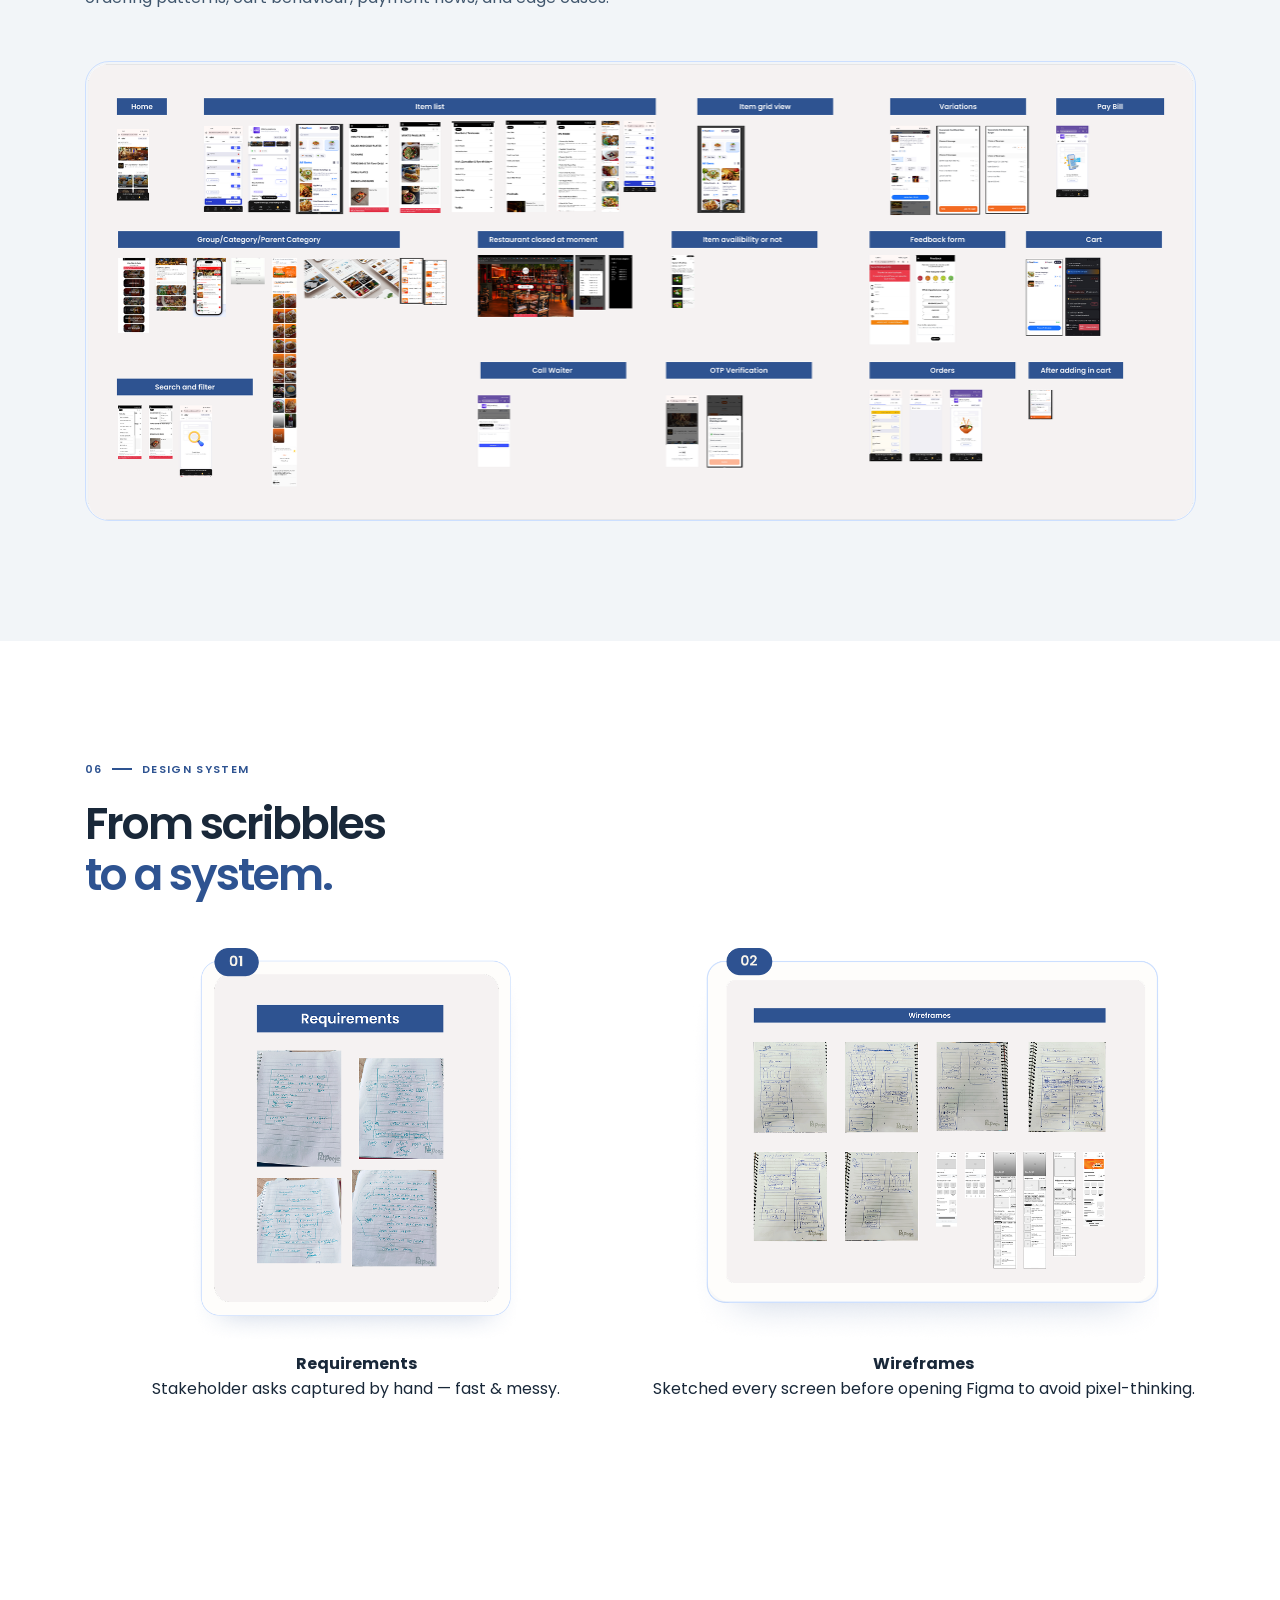
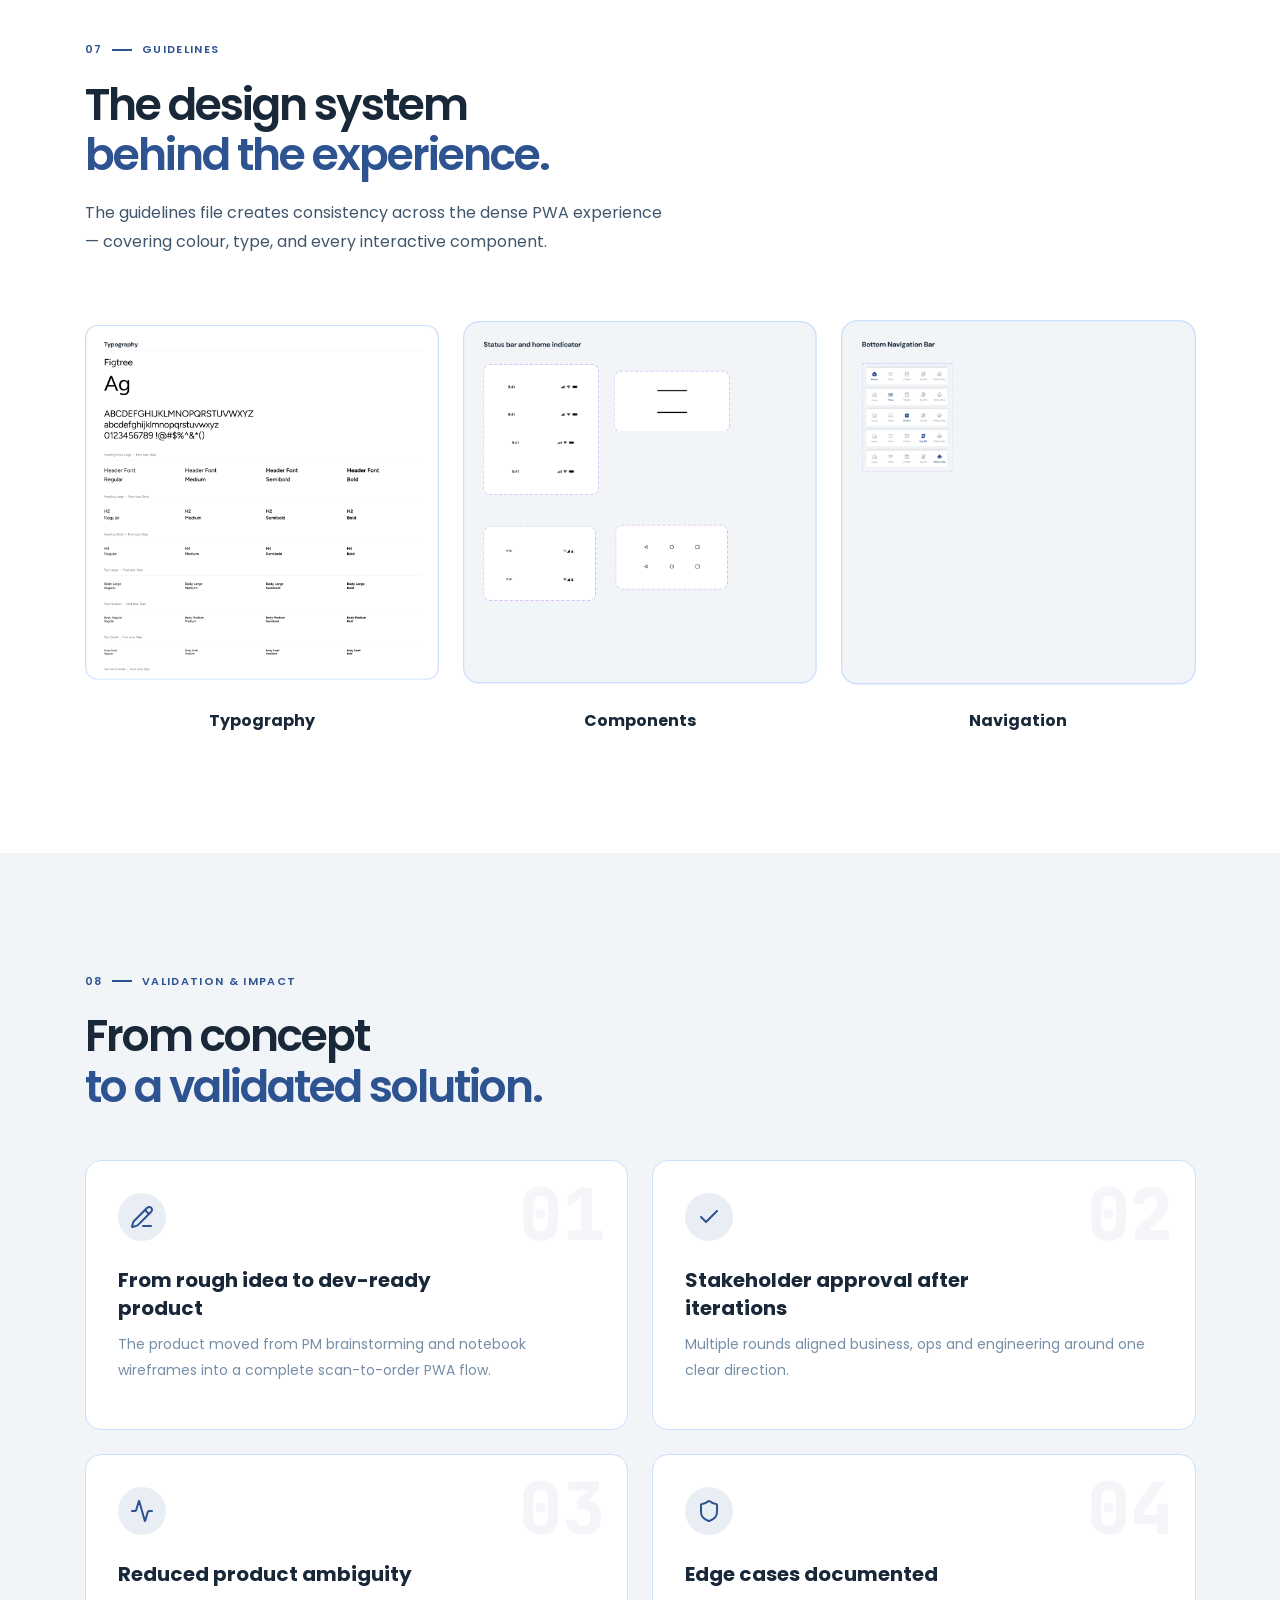
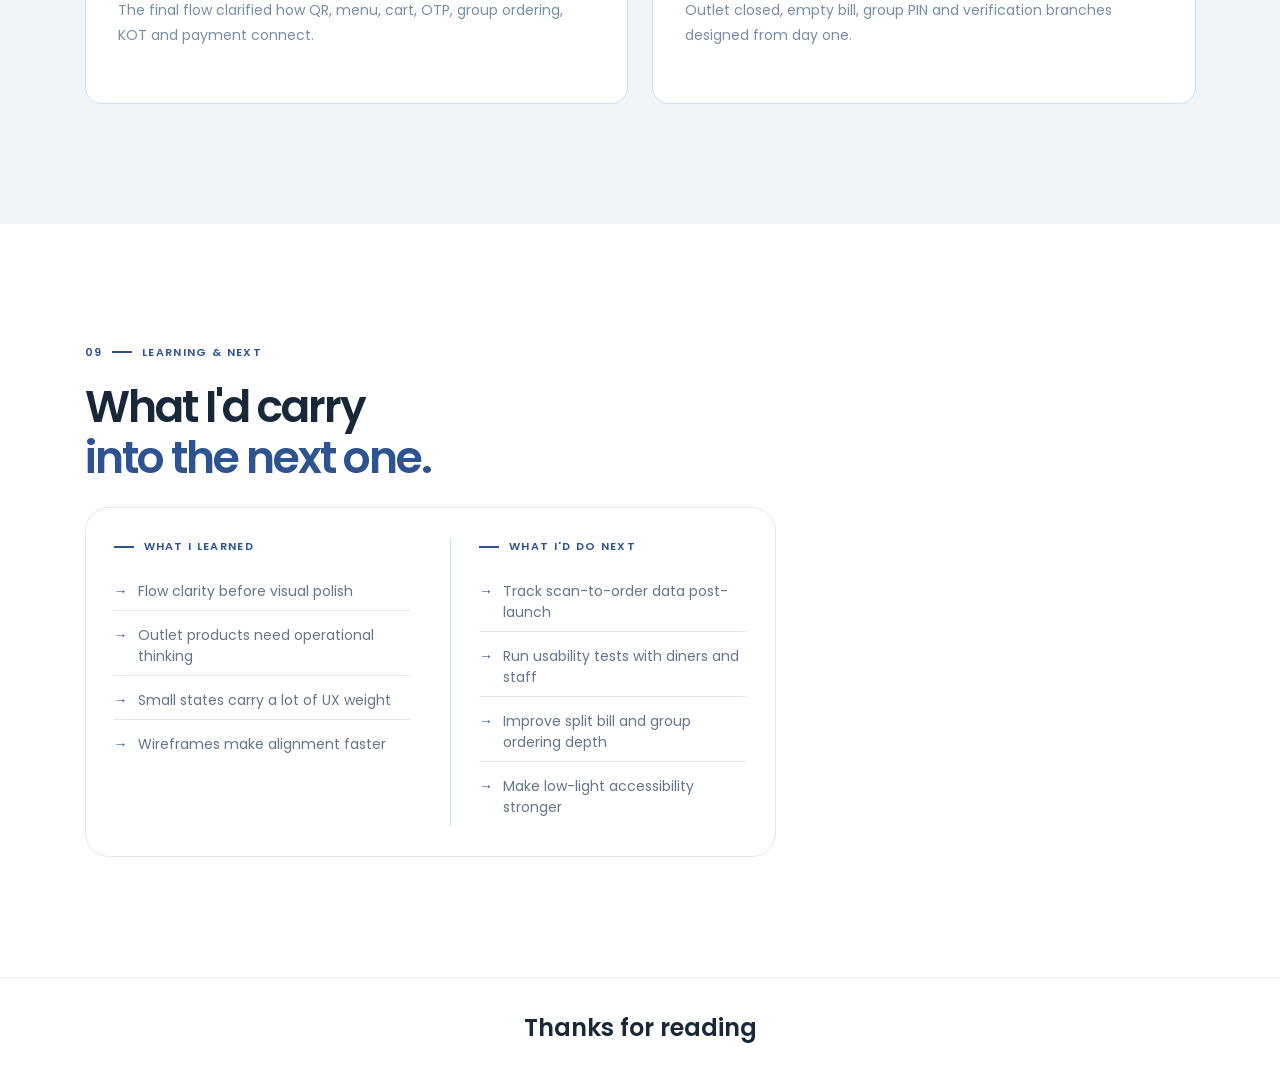
<file: dine-in-ordering-system.html>
<!doctype html>
<html lang="en">

<head>
  <meta charset="UTF-8" />
  <meta name="viewport" content="width=device-width, initial-scale=1.0" />
  <meta name="description" content="Case study for a scan-to-order dine-in ordering system." />
  <title>Dine in Ordering System · 2025</title>
  <link rel="preconnect" href="https://fonts.googleapis.com" />
  <link rel="preconnect" href="https://fonts.gstatic.com" crossorigin />
  <link
    href="https://fonts.googleapis.com/css2?family=Figtree:wght@400;500;600;700&family=JetBrains+Mono:wght@400;600&family=Poppins:wght@400;500;600;700&display=swap"
    rel="stylesheet" />
  <link rel="stylesheet" href="css/dine-in-ordering-system-styles.css" />
</head>

<body>
  <header class="site-header">
    <nav class="site-nav" aria-label="Case study navigation">
      <a class="back-link" href="index.html" aria-label="Back to portfolio"><span aria-hidden="true">←</span> Back</a>
      <span class="nav-title">Dine in Ordering System · 2025</span>
    </nav>
  </header>
  <main id="top">
    <section class="hero section-tint">
      <div class="content-width">
        <div class="section-kicker"><span></span>Case study · product design</div>
        <h1>Scan. Order. Pay.<br />All <em>from your table.</em></h1>
        <p class="hero-copy">A scan-to-order PWA that takes diners from QR code to placed
          order — no app download, no waiter wait, no friction.</p>
        <dl class="project-facts">
          <div>
            <dt>My role</dt>
            <dd>0 → 1 Product Build</dd>
          </div>
          <div>
            <dt>Platform</dt>
            <dd>Progressive Web App</dd>
          </div>
          <div>
            <dt>Duration</dt>
            <dd>3 Months</dd>
          </div>
          <div>
            <dt>Team</dt>
            <dd>1 Designer · 1 PM · 4 Dev’s</dd>
          </div>
        </dl>
      </div>
    </section>

    <section class="case-section intro-section">
      <div class="content-width split-intro">
        <div>
          <div class="section-kicker">01<span></span> Product Overview</div>
          <h2>A self-serve dining layer <br /><em>for outlets that hate queues.</em></h2>
          <p>Dine in Ordering System replaces the paper menu with a real-time ordering app diners open by scanning the
            QR on their table — built for fast, fragmented Indian dining halls.</p>
        </div>
        <div class="device-stack" aria-label="Ordering experience screens">
          <img src="assets/images/device-stack.png" alt="Device Stack">
        </div>
      </div>
    </section>

    <section class="case-section section-tint">
      <div class="content-width">
        <div class="section-kicker">02<span></span> Users &amp; constraints</div>
        <h2>Who <em>we built for,</em><br />and what <em>got in the way.</em></h2>
        <p class="section-lead">Designing for two audiences with different definitions of speed in a dining environment
          that challenges many assumptions common in food-delivery experiences.</p>
        <div class="audience-grid">
          <article class="audience-card"><span class="ghost-number"><svg width="102" height="102" viewBox="0 0 102 102"
                fill="none" xmlns="http://www.w3.org/2000/svg">
                <path
                  d="M67.5525 88.6654V80.2209C67.5525 75.7417 65.7732 71.446 62.6059 68.2787C59.4386 65.1114 55.1428 63.332 50.6636 63.332H25.3303C20.8511 63.332 16.5553 65.1114 13.388 68.2787C10.2208 71.446 8.44141 75.7417 8.44141 80.2209V88.6654"
                  stroke="#2E5391" stroke-width="8.44444" stroke-linecap="round" stroke-linejoin="round" />
                <path
                  d="M67.5586 13.207C71.1802 14.1459 74.3876 16.2608 76.6772 19.2197C78.9669 22.1787 80.2092 25.8141 80.2092 29.5555C80.2092 33.2968 78.9669 36.9323 76.6772 39.8912C74.3876 42.8501 71.1802 44.965 67.5586 45.9039"
                  stroke="#2E5391" stroke-width="8.44444" stroke-linecap="round" stroke-linejoin="round" />
                <path
                  d="M92.8932 88.6673V80.2228C92.8904 76.4808 91.645 72.8456 89.3523 69.8881C87.0597 66.9307 83.8498 64.8183 80.2266 63.8828"
                  stroke="#2E5391" stroke-width="8.44444" stroke-linecap="round" stroke-linejoin="round" />
                <path
                  d="M37.9944 46.4457C47.3218 46.4457 54.8832 38.8843 54.8832 29.5569C54.8832 20.2294 47.3218 12.668 37.9944 12.668C28.6669 12.668 21.1055 20.2294 21.1055 29.5569C21.1055 38.8843 28.6669 46.4457 37.9944 46.4457Z"
                  stroke="#2E5391" stroke-width="8.44444" stroke-linecap="round" stroke-linejoin="round" />
              </svg></span>
            <div class="icon-badge"><svg width="22" height="22" viewBox="0 0 22 22" fill="none"
                xmlns="http://www.w3.org/2000/svg">
                <path
                  d="M14.6654 19.25V17.4167C14.6654 16.4442 14.2791 15.5116 13.5914 14.8239C12.9038 14.1363 11.9712 13.75 10.9987 13.75H5.4987C4.52624 13.75 3.59361 14.1363 2.90597 14.8239C2.21834 15.5116 1.83203 16.4442 1.83203 17.4167V19.25"
                  stroke="#2E5391" stroke-width="1.83333" stroke-linecap="round" stroke-linejoin="round" />
                <path
                  d="M14.668 2.86719C15.4542 3.07103 16.1506 3.53018 16.6477 4.17258C17.1448 4.81498 17.4145 5.60425 17.4145 6.41652C17.4145 7.22879 17.1448 8.01807 16.6477 8.66046C16.1506 9.30286 15.4542 9.76201 14.668 9.96585"
                  stroke="#2E5391" stroke-width="1.83333" stroke-linecap="round" stroke-linejoin="round" />
                <path
                  d="M20.168 19.248V17.4147C20.1674 16.6023 19.897 15.8131 19.3992 15.171C18.9015 14.5289 18.2046 14.0703 17.418 13.8672"
                  stroke="#2E5391" stroke-width="1.83333" stroke-linecap="round" stroke-linejoin="round" />
                <path
                  d="M8.2487 10.0833C10.2737 10.0833 11.9154 8.44171 11.9154 6.41667C11.9154 4.39162 10.2737 2.75 8.2487 2.75C6.22365 2.75 4.58203 4.39162 4.58203 6.41667C4.58203 8.44171 6.22365 10.0833 8.2487 10.0833Z"
                  stroke="#2E5391" stroke-width="1.83333" stroke-linecap="round" stroke-linejoin="round" />
              </svg></div>
            <h3>The Diner</h3>
            <p class="label">Goals</p>
            <ul>
              <li>Browse menu fast</li>
              <li>Split order with friends</li>
              <li>Pay without waiting</li>
            </ul>
            <p class="label">Frustrations</p>
            <ul class="muted-list">
              <li>Slow waiter service</li>
              <li>Confusing paper menus</li>
              <li>Awkward bill splitting</li>
            </ul>
          </article>
          <article class="audience-card"><span class="ghost-number"><svg width="102" height="102" viewBox="0 0 102 102"
                fill="none" xmlns="http://www.w3.org/2000/svg">
                <g clip-path="url(#clip0_616_332)">
                  <mask id="mask0_616_332" style="mask-type:luminance" maskUnits="userSpaceOnUse" x="0" y="0"
                    width="102" height="102">
                    <path d="M101.333 0H0V101.333H101.333V0Z" fill="white" />
                  </mask>
                  <g mask="url(#mask0_616_332)">
                    <path
                      d="M18.81 8.5487C19.4046 7.8535 20.1428 7.29541 20.9737 6.91272C21.8046 6.53009 22.7085 6.33198 23.6233 6.33203H77.71C78.625 6.33198 79.5289 6.53009 80.3599 6.91272C81.1908 7.29541 81.9285 7.8535 82.5233 8.5487L99.0467 27.8274C100.522 29.549 101.333 31.7414 101.333 34.0087V35.6237C101.334 38.7585 100.354 41.8152 98.533 44.3664C96.711 46.9175 94.1377 48.8358 91.1726 49.8531C88.2076 50.8706 84.9984 50.9359 81.9944 50.0401C78.9898 49.1445 76.341 47.3326 74.4167 44.8577C73.0117 46.6676 71.211 48.1319 69.1524 49.1385C67.0943 50.1452 64.8331 50.6674 62.5419 50.6654C60.2503 50.6679 57.989 50.1459 55.9304 49.1392C53.8718 48.1325 52.0717 46.6679 50.6667 44.8577C49.2619 46.6679 47.4613 48.1325 45.4029 49.1392C43.3446 50.1459 41.083 50.6679 38.7917 50.6654C36.5003 50.6679 34.2388 50.1459 32.1804 49.1392C30.122 48.1325 28.3215 46.6679 26.9167 44.8577C24.9925 47.3326 22.3432 49.1445 19.3391 50.0401C16.3349 50.9359 13.126 50.8706 10.1607 49.8531C7.19553 48.8358 4.62221 46.9175 2.80049 44.3664C0.978763 41.8152 -0.000345791 38.7585 9.16088e-08 35.6237V34.0087C7.98476e-05 31.7414 0.811026 29.549 2.28633 27.8274L18.8163 8.54236L18.81 8.5487ZM30.0833 35.6237C30.0833 37.9333 31.0008 40.1483 32.6339 41.7814C34.2671 43.4146 36.4821 44.332 38.7917 44.332C41.1013 44.332 43.3162 43.4146 44.9494 41.7814C46.5825 40.1483 47.5 37.9333 47.5 35.6237C47.5 34.7838 47.8336 33.9784 48.4275 33.3845C49.0214 32.7907 49.8268 32.457 50.6667 32.457C51.5067 32.457 52.3118 32.7907 52.9056 33.3845C53.4999 33.9784 53.8333 34.7838 53.8333 35.6237C53.8333 37.9333 54.7509 40.1483 56.3839 41.7814C58.0169 43.4146 60.232 44.332 62.5419 44.332C64.8513 44.332 67.0665 43.4146 68.6994 41.7814C70.3324 40.1483 71.25 37.9333 71.25 35.6237C71.25 34.7838 71.5834 33.9784 72.1777 33.3845C72.7715 32.7907 73.5766 32.457 74.4167 32.457C75.2567 32.457 76.0618 32.7907 76.6556 33.3845C77.2499 33.9784 77.5833 34.7838 77.5833 35.6237C77.5833 37.9333 78.5009 40.1483 80.1339 41.7814C81.7669 43.4146 83.982 44.332 86.2914 44.332C88.6013 44.332 90.8164 43.4146 92.4494 41.7814C94.0824 40.1483 95 37.9333 95 35.6237V34.0087C95 33.2539 94.7305 32.524 94.24 31.9504L77.71 12.6654H23.6233L7.09333 31.9504C6.60278 32.524 6.33328 33.2539 6.33333 34.0087V35.6237C6.33333 37.9333 7.25081 40.1483 8.88394 41.7814C10.5171 43.4146 12.7321 44.332 15.0417 44.332C17.3513 44.332 19.5663 43.4146 21.1994 41.7814C22.8325 40.1483 23.75 37.9333 23.75 35.6237C23.75 34.7838 24.0836 33.9784 24.6775 33.3845C25.2714 32.7907 26.0768 32.457 26.9167 32.457C27.7565 32.457 28.562 32.7907 29.1558 33.3845C29.7497 33.9784 30.0833 34.7838 30.0833 35.6237ZM9.5 53.832C10.3399 53.832 11.1453 54.1654 11.7392 54.7597C12.333 55.3535 12.6667 56.1586 12.6667 56.9987V94.9987H19V63.332C19 61.6524 19.6673 60.0412 20.855 58.8536C22.0427 57.666 23.6536 56.9987 25.3333 56.9987H44.3333C46.013 56.9987 47.6239 57.666 48.8117 58.8536C49.9994 60.0412 50.6667 61.6524 50.6667 63.332V94.9987H88.6667V56.9987C88.6667 56.1586 89.0001 55.3535 89.5944 54.7597C90.1882 54.1654 90.9933 53.832 91.8333 53.832C92.6734 53.832 93.4785 54.1654 94.0723 54.7597C94.6666 55.3535 95 56.1586 95 56.9987V94.9987H98.1667C99.0067 94.9987 99.8118 95.3321 100.406 95.9264C101 96.5202 101.333 97.3253 101.333 98.1654C101.333 99.0054 101 99.8105 100.406 100.404C99.8118 100.999 99.0067 101.332 98.1667 101.332H3.16667C2.32682 101.332 1.52136 100.999 0.927494 100.404C0.33363 99.8105 9.16088e-08 99.0054 9.16088e-08 98.1654C9.16088e-08 97.3253 0.33363 96.5202 0.927494 95.9264C1.52136 95.3321 2.32682 94.9987 3.16667 94.9987H6.33333V56.9987C6.33333 56.1586 6.66697 55.3535 7.26084 54.7597C7.8547 54.1654 8.66015 53.832 9.5 53.832ZM25.3333 94.9987H44.3333V63.332H25.3333V94.9987ZM57 63.332C57 61.6524 57.6673 60.0412 58.8549 58.8536C60.0425 57.666 61.6537 56.9987 63.3333 56.9987H76C77.6796 56.9987 79.2908 57.666 80.4784 58.8536C81.6661 60.0412 82.3333 61.6524 82.3333 63.332V82.332C82.3333 84.0116 81.6661 85.6228 80.4784 86.8105C79.2908 87.9981 77.6796 88.6654 76 88.6654H63.3333C61.6537 88.6654 60.0425 87.9981 58.8549 86.8105C57.6673 85.6228 57 84.0116 57 82.332V63.332ZM76 63.332H63.3333V82.332H76V63.332Z"
                      fill="#2E5391" />
                  </g>
                </g>
                <defs>
                  <clipPath id="clip0_616_332">
                    <rect width="101.333" height="101.333" fill="white" />
                  </clipPath>
                </defs>
              </svg></span>
            <div class="icon-badge"><svg width="22" height="22" viewBox="0 0 22 22" fill="none"
                xmlns="http://www.w3.org/2000/svg">
                <g clip-path="url(#clip0_616_335)">
                  <mask id="mask0_616_335" style="mask-type:luminance" maskUnits="userSpaceOnUse" x="0" y="0" width="22"
                    height="22">
                    <path d="M22 0H0V22H22V0Z" fill="white" />
                  </mask>
                  <g mask="url(#mask0_616_335)">
                    <path
                      d="M4.08375 1.85625C4.21285 1.70532 4.37311 1.58415 4.55349 1.50107C4.73389 1.418 4.93014 1.37499 5.12875 1.375H16.8713C17.0699 1.37499 17.2662 1.418 17.4466 1.50107C17.627 1.58415 17.7871 1.70532 17.9163 1.85625L21.5036 6.04175C21.8239 6.41552 22 6.89151 22 7.38375V7.73438C22.0001 8.41497 21.7875 9.07857 21.392 9.63246C20.9965 10.1863 20.4378 10.6028 19.7941 10.8236C19.1503 11.0445 18.4536 11.0587 17.8014 10.8642C17.1491 10.6698 16.574 10.2764 16.1562 9.73913C15.8512 10.1321 15.4603 10.45 15.0134 10.6685C14.5665 10.8871 14.0756 11.0004 13.5782 11C13.0806 11.0006 12.5897 10.8872 12.1428 10.6687C11.6959 10.4501 11.305 10.1321 11 9.73913C10.695 10.1321 10.3041 10.4501 9.85721 10.6687C9.41033 10.8872 8.91934 11.0006 8.42188 11C7.92441 11.0006 7.43341 10.8872 6.98654 10.6687C6.53965 10.4501 6.14874 10.1321 5.84375 9.73913C5.42601 10.2764 4.85084 10.6698 4.19861 10.8642C3.54639 11.0587 2.84971 11.0445 2.20595 10.8236C1.56219 10.6028 1.00351 10.1863 0.608001 9.63246C0.212495 9.07857 -7.5073e-05 8.41497 1.98888e-08 7.73438V7.38375C1.73353e-05 6.89151 0.176078 6.41552 0.496375 6.04175L4.08512 1.85487L4.08375 1.85625ZM6.53125 7.73438C6.53125 8.2358 6.73044 8.71669 7.085 9.07125C7.43956 9.42581 7.92045 9.625 8.42188 9.625C8.9233 9.625 9.40419 9.42581 9.75875 9.07125C10.1133 8.71669 10.3125 8.2358 10.3125 7.73438C10.3125 7.55204 10.3849 7.37717 10.5139 7.24824C10.6428 7.11931 10.8177 7.04688 11 7.04688C11.1824 7.04688 11.3572 7.11931 11.4861 7.24824C11.6151 7.37717 11.6875 7.55204 11.6875 7.73438C11.6875 8.2358 11.8867 8.71669 12.2412 9.07125C12.5958 9.42581 13.0767 9.625 13.5782 9.625C14.0796 9.625 14.5605 9.42581 14.915 9.07125C15.2695 8.71669 15.4688 8.2358 15.4688 7.73438C15.4688 7.55204 15.5411 7.37717 15.6702 7.24824C15.7991 7.11931 15.9739 7.04688 16.1562 7.04688C16.3386 7.04688 16.5134 7.11931 16.6423 7.24824C16.7714 7.37717 16.8438 7.55204 16.8438 7.73438C16.8438 8.2358 17.043 8.71669 17.3975 9.07125C17.752 9.42581 18.2329 9.625 18.7343 9.625C19.2358 9.625 19.7167 9.42581 20.0713 9.07125C20.4258 8.71669 20.625 8.2358 20.625 7.73438V7.38375C20.625 7.21988 20.5665 7.06141 20.46 6.93688L16.8713 2.75H5.12875L1.54 6.93688C1.4335 7.06141 1.37499 7.21988 1.375 7.38375V7.73438C1.375 8.2358 1.57419 8.71669 1.92875 9.07125C2.28331 9.42581 2.7642 9.625 3.26562 9.625C3.76705 9.625 4.24794 9.42581 4.6025 9.07125C4.95706 8.71669 5.15625 8.2358 5.15625 7.73438C5.15625 7.55204 5.22869 7.37717 5.35762 7.24824C5.48655 7.11931 5.66141 7.04688 5.84375 7.04688C6.02609 7.04688 6.20095 7.11931 6.32988 7.24824C6.45882 7.37717 6.53125 7.55204 6.53125 7.73438ZM2.0625 11.6875C2.24484 11.6875 2.4197 11.7599 2.54863 11.8889C2.67757 12.0178 2.75 12.1926 2.75 12.375V20.625H4.125V13.75C4.125 13.3854 4.26987 13.0356 4.52773 12.7777C4.78559 12.5199 5.13533 12.375 5.5 12.375H9.625C9.98967 12.375 10.3394 12.5199 10.5973 12.7777C10.8551 13.0356 11 13.3854 11 13.75V20.625H19.25V12.375C19.25 12.1926 19.3224 12.0178 19.4514 11.8889C19.5803 11.7599 19.7551 11.6875 19.9375 11.6875C20.1199 11.6875 20.2947 11.7599 20.4236 11.8889C20.5526 12.0178 20.625 12.1926 20.625 12.375V20.625H21.3125C21.4949 20.625 21.6697 20.6974 21.7986 20.8264C21.9276 20.9553 22 21.1301 22 21.3125C22 21.4949 21.9276 21.6697 21.7986 21.7986C21.6697 21.9276 21.4949 22 21.3125 22H0.6875C0.505164 22 0.330296 21.9276 0.201364 21.7986C0.0724329 21.6697 1.98888e-08 21.4949 1.98888e-08 21.3125C1.98888e-08 21.1301 0.0724329 20.9553 0.201364 20.8264C0.330296 20.6974 0.505164 20.625 0.6875 20.625H1.375V12.375C1.375 12.1926 1.44744 12.0178 1.57637 11.8889C1.7053 11.7599 1.88016 11.6875 2.0625 11.6875ZM5.5 20.625H9.625V13.75H5.5V20.625ZM12.375 13.75C12.375 13.3854 12.5199 13.0356 12.7777 12.7777C13.0356 12.5199 13.3854 12.375 13.75 12.375H16.5C16.8647 12.375 17.2145 12.5199 17.4723 12.7777C17.7301 13.0356 17.875 13.3854 17.875 13.75V17.875C17.875 18.2397 17.7301 18.5895 17.4723 18.8473C17.2145 19.1051 16.8647 19.25 16.5 19.25H13.75C13.3854 19.25 13.0356 19.1051 12.7777 18.8473C12.5199 18.5895 12.375 18.2397 12.375 17.875V13.75ZM16.5 13.75H13.75V17.875H16.5V13.75Z"
                      fill="#2E5391" />
                  </g>
                </g>
                <defs>
                  <clipPath id="clip0_616_335">
                    <rect width="22" height="22" fill="white" />
                  </clipPath>
                </defs>
              </svg></div>
            <h3>The Outlet</h3>
            <p class="label">Goals</p>
            <ul>
              <li>Higher table turnover</li>
              <li>Fewer order errors</li>
              <li>Lower staff load</li>
            </ul>
            <p class="label">Frustrations</p>
            <ul class="muted-list">
              <li>Manual KOT entry</li>
              <li>Lost tickets</li>
              <li>Peak-hour chaos</li>
            </ul>
          </article>
          <div class="constraint-panel">
            <div class="mini-kicker"><span></span>Constraints</div>
            <ul class="arrow-list">
              <li>Small mobile viewport</li>
              <li>PWA browser limits</li>
              <li>Multiple menu structures</li>
              <li>POS dependency</li>
              <li>Stakeholder approval cycles</li>
              <li>Flaky in-restaurant Wi-Fi</li>
              <li>Multi Languages Menus</li>
              <li>Trust &amp; Food Safety</li>
            </ul>
          </div>
        </div>
      </div>
    </section>

    <section class="case-section workflow-section">
      <div class="content-width">
        <div class="section-kicker">03<span></span> My role &amp; ownership</div>
        <h2>Sole Product Designer,<br /><em>end-to-end.</em></h2>
        <p class="section-lead">I owned the full design track — from stakeholder discovery through engineering handoff —
          collaborating with one PM and a 3-person dev team.</p>
        <div class="progress-list">
          <div>
            <p><b>Research</b><span>80%</span></p><i class="progress-80"></i>
          </div>
          <div>
            <p><b>IA &amp; Flows</b><span>100%</span></p><i class="progress-100"></i>
          </div>
          <div>
            <p><b>Wireframes</b><span>100%</span></p><i class="progress-100"></i>
          </div>
          <div>
            <p><b>UI Design</b><span>100%</span></p><i class="progress-100"></i>
          </div>
          <div>
            <p><b>Handoff</b><span>90%</span></p><i class="progress-90"></i>
          </div>
        </div>
      </div>
    </section>

    <section class="case-section">
      <div class="content-width visual-section">
        <div class="section-kicker">04<span></span> Flow architecture</div>
        <h2>Mapping every fork<br /><em>between scan and pay.</em></h2><img class="wide-visual"
          src="assets/images/ordering-flow-map.png" alt="Ordering flow map" />
      </div>
    </section>
    <section class="case-section section-tint">
      <div class="content-width visual-section">
        <div class="section-kicker">05<span></span> Competitor analysis</div>
        <h2>Learning from <br /><em>established ordering experiences.</em></h2>
        <p class="section-lead">Before wireframes, I studied digital ordering and QR menu experiences to understand
          familiar ordering patterns, cart behaviour, payment flows, and edge cases.</p><img class="wide-visual"
          src="assets/images/competitor-analysis-boards.png" alt="Competitor analysis boards" />
      </div>
    </section>
    <section class="case-section">
      <div class="content-width visual-section">
        <div class="section-kicker">06<span></span> Design system</div>
        <h2>From scribbles<br /><em>to a system.</em></h2>
        <div class="visual-grid">
          <div class="visual-grid-container">
            <img src="assets/images/design-system-foundations.png" alt="Design system foundations" />
            <br /><span><strong>Requirements</strong></span>
            <br /><span>Stakeholder asks captured by hand — fast &amp; messy.</span>
          </div>
          <div class="visual-grid-container">
            <img src="assets/images/component-library.png" alt="Component library" />
            <br /><span><strong>Wireframes</strong></span>
            <br /><span>Sketched every screen before opening Figma to avoid pixel-thinking.</span>
          </div>
        </div>
      </div>
    </section>
    <section class="case-section">
      <div class="content-width visual-section">
        <div class="section-kicker">07<span></span> Guidelines</div>
        <h2>The design system<br /><em>behind the experience.</em></h2>
        <p class="section-lead designs">The guidelines file creates consistency across the dense PWA experience
          — covering colour, type, and every interactive component.</p>
        <div class="visual-grid designs-visual-grid">
          <div class="visual-grid-container">
            <img src="assets/images/typography.png" alt="Typography" />
            <br /><span><strong>Typography</strong></span>
          </div>
          <div class="visual-grid-container">
            <img src="assets/images/components.png" alt="Components" />
            <br /><span><strong>Components</strong></span>
          </div>
          <div class="visual-grid-container">
            <img src="assets/images/navigation.png" alt="Navigation" />
            <br /><span><strong>Navigation</strong></span>
          </div>
        </div>
      </div>
    </section>
    <section class="case-section section-tint">
      <div class="content-width">
        <div class="section-kicker">08<span></span> Validation &amp; Impact</div>
        <h2>From concept<br /><em>to a validated solution.</em></h2>
        <div class="outcome-grid">
          <article class="audience-card validations-audience-card"><span class="ghost-number">01</span>
            <div class="icon-badge"><svg width="24" height="24" viewBox="0 0 24 24" fill="none"
                xmlns="http://www.w3.org/2000/svg">
                <path d="M13 21H21" stroke="#2E5391" stroke-width="2" stroke-linecap="round" stroke-linejoin="round" />
                <path d="M15 5L19 9" stroke="#2E5391" stroke-width="2" stroke-linecap="round" stroke-linejoin="round" />
                <path
                  d="M21.1739 6.81238C21.7026 6.2838 21.9997 5.56685 21.9998 4.81923C21.9999 4.07162 21.703 3.35459 21.1744 2.82588C20.6459 2.29717 19.9289 2.00009 19.1813 2C18.4337 1.99991 17.7166 2.2968 17.1879 2.82538L3.84193 16.1744C3.60975 16.4059 3.43805 16.6909 3.34193 17.0044L2.02093 21.3564C1.99509 21.4429 1.99314 21.5347 2.01529 21.6222C2.03743 21.7097 2.08285 21.7896 2.14673 21.8534C2.21061 21.9172 2.29055 21.9624 2.37809 21.9845C2.46563 22.0065 2.55749 22.0044 2.64393 21.9784L6.99693 20.6584C7.3101 20.5631 7.59511 20.3925 7.82693 20.1614L21.1739 6.81238Z"
                  stroke="#2E5391" stroke-width="2" stroke-linecap="round" stroke-linejoin="round" />
              </svg></div>
            <h3>From rough idea to dev-ready product</h3>
            <p>The product moved from PM brainstorming and notebook
              wireframes into a complete scan-to-order PWA flow.</p>
          </article>
          <article class="audience-card validations-audience-card"><span class="ghost-number">02</span>
            <div class="icon-badge"><svg width="24" height="24" viewBox="0 0 24 24" fill="none"
                xmlns="http://www.w3.org/2000/svg">
                <path d="M20 6L9 17L4 12" stroke="#2E5391" stroke-width="2" stroke-linecap="round"
                  stroke-linejoin="round" />
              </svg></div>
            <h3>Stakeholder approval after iterations</h3>
            <p>Multiple rounds aligned business, ops and engineering around one clear direction.</p>
          </article>
          <article class="audience-card validations-audience-card"><span class="ghost-number">03</span>
            <div class="icon-badge"><svg width="24" height="24" viewBox="0 0 24 24" fill="none"
                xmlns="http://www.w3.org/2000/svg">
                <path
                  d="M22 12H19.52C19.083 11.9991 18.6577 12.1413 18.3091 12.405C17.9606 12.6686 17.708 13.0392 17.59 13.46L15.24 21.82C15.2249 21.8719 15.1933 21.9175 15.15 21.95C15.1067 21.9825 15.0541 22 15 22C14.9459 22 14.8933 21.9825 14.85 21.95C14.8067 21.9175 14.7751 21.8719 14.76 21.82L9.24 2.18C9.22485 2.12807 9.19327 2.08246 9.15 2.05C9.10673 2.01754 9.05409 2 9 2C8.94591 2 8.89327 2.01754 8.85 2.05C8.80673 2.08246 8.77515 2.12807 8.76 2.18L6.41 10.54C6.29246 10.9592 6.04138 11.3285 5.69486 11.592C5.34835 11.8555 4.92532 11.9988 4.49 12H2"
                  stroke="#2E5391" stroke-width="2" stroke-linecap="round" stroke-linejoin="round" />
              </svg></div>
            <h3>Reduced product ambiguity</h3>
            <p>The final flow clarified how QR, menu, cart, OTP, group
              ordering, KOT and payment connect.</p>
          </article>
          <article class="audience-card validations-audience-card"><span class="ghost-number">04</span>
            <div class="icon-badge"><svg width="24" height="24" viewBox="0 0 24 24" fill="none"
                xmlns="http://www.w3.org/2000/svg">
                <path
                  d="M20 13.0004C20 18.0004 16.5 20.5005 12.34 21.9505C12.1222 22.0243 11.8855 22.0207 11.67 21.9405C7.5 20.5005 4 18.0004 4 13.0004V6.00045C4 5.73523 4.10536 5.48088 4.29289 5.29334C4.48043 5.10581 4.73478 5.00045 5 5.00045C7 5.00045 9.5 3.80045 11.24 2.28045C11.4519 2.09945 11.7214 2 12 2C12.2786 2 12.5481 2.09945 12.76 2.28045C14.51 3.81045 17 5.00045 19 5.00045C19.2652 5.00045 19.5196 5.10581 19.7071 5.29334C19.8946 5.48088 20 5.73523 20 6.00045V13.0004Z"
                  stroke="#2E5391" stroke-width="2" stroke-linecap="round" stroke-linejoin="round" />
              </svg></div>
            <h3>Edge cases documented</h3>
            <p>Outlet closed, empty bill, group PIN and verification branches designed from day one.</p>
          </article>
        </div>
      </div>
    </section>
    <section class="case-section">
      <div class="content-width final-section">
        <div class="section-kicker">09<span></span> Learning &amp; next</div>
        <h2>What I'd carry<br /><em>into the next one.</em></h2>
        <div class="learning-panel">
          <div>
            <div class="mini-kicker"><span></span>What I learned</div>
            <ul class="arrow-list">
              <li>Flow clarity before visual polish</li>
              <li>Outlet products need operational thinking</li>
              <li>Small states carry a lot of UX weight</li>
              <li>Wireframes make alignment faster</li>
            </ul>
          </div>
          <div>
            <div class="mini-kicker"><span></span>What I'd DO Next</div>
            <ul class="arrow-list">
              <li>Track scan-to-order data post-launch</li>
              <li>Run usability tests with diners and staff</li>
              <li>Improve split bill and group ordering depth</li>
              <li>Make low-light accessibility stronger</li>
            </ul>
          </div>
        </div>
      </div>
    </section>
  </main>
  <footer class="site-footer">Thanks for reading</footer>
  <script type="module" src="js/dine-in-ordering-system-script.js"></script>
</body>

</html>
</file>
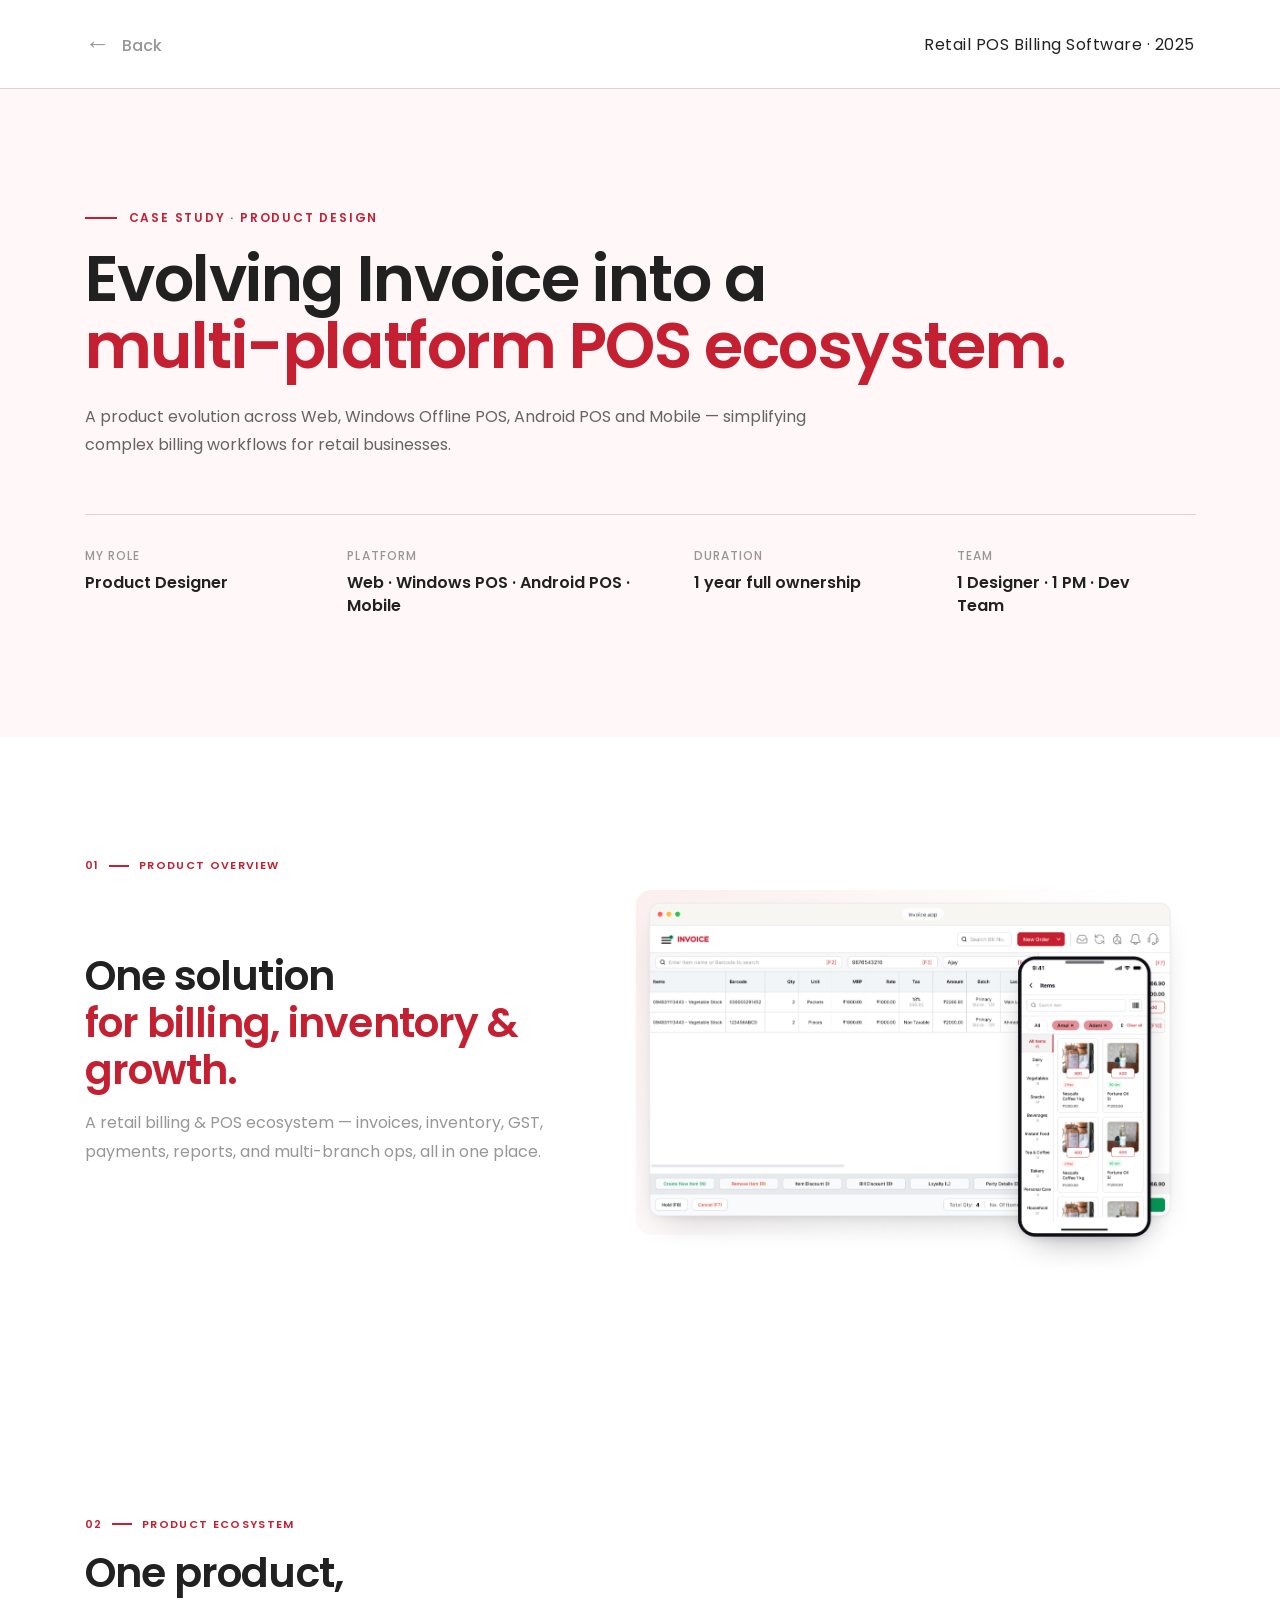
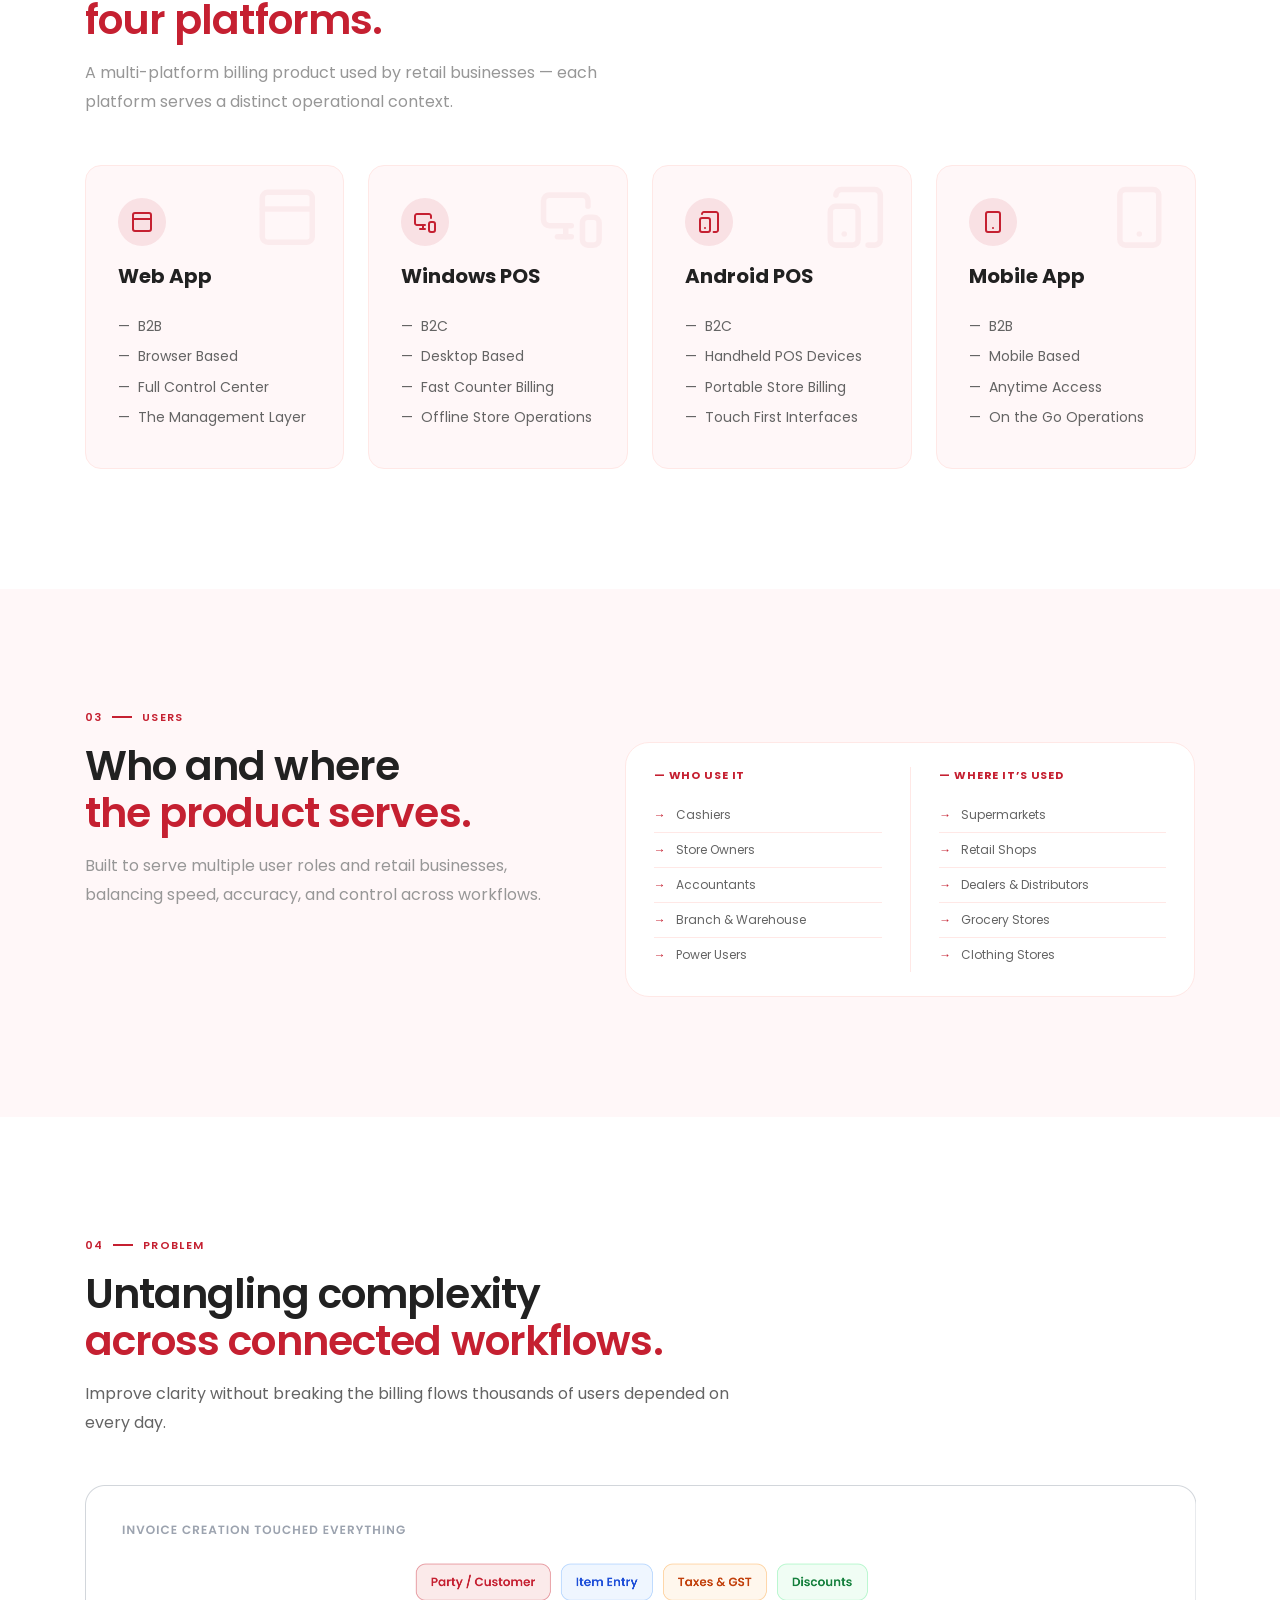
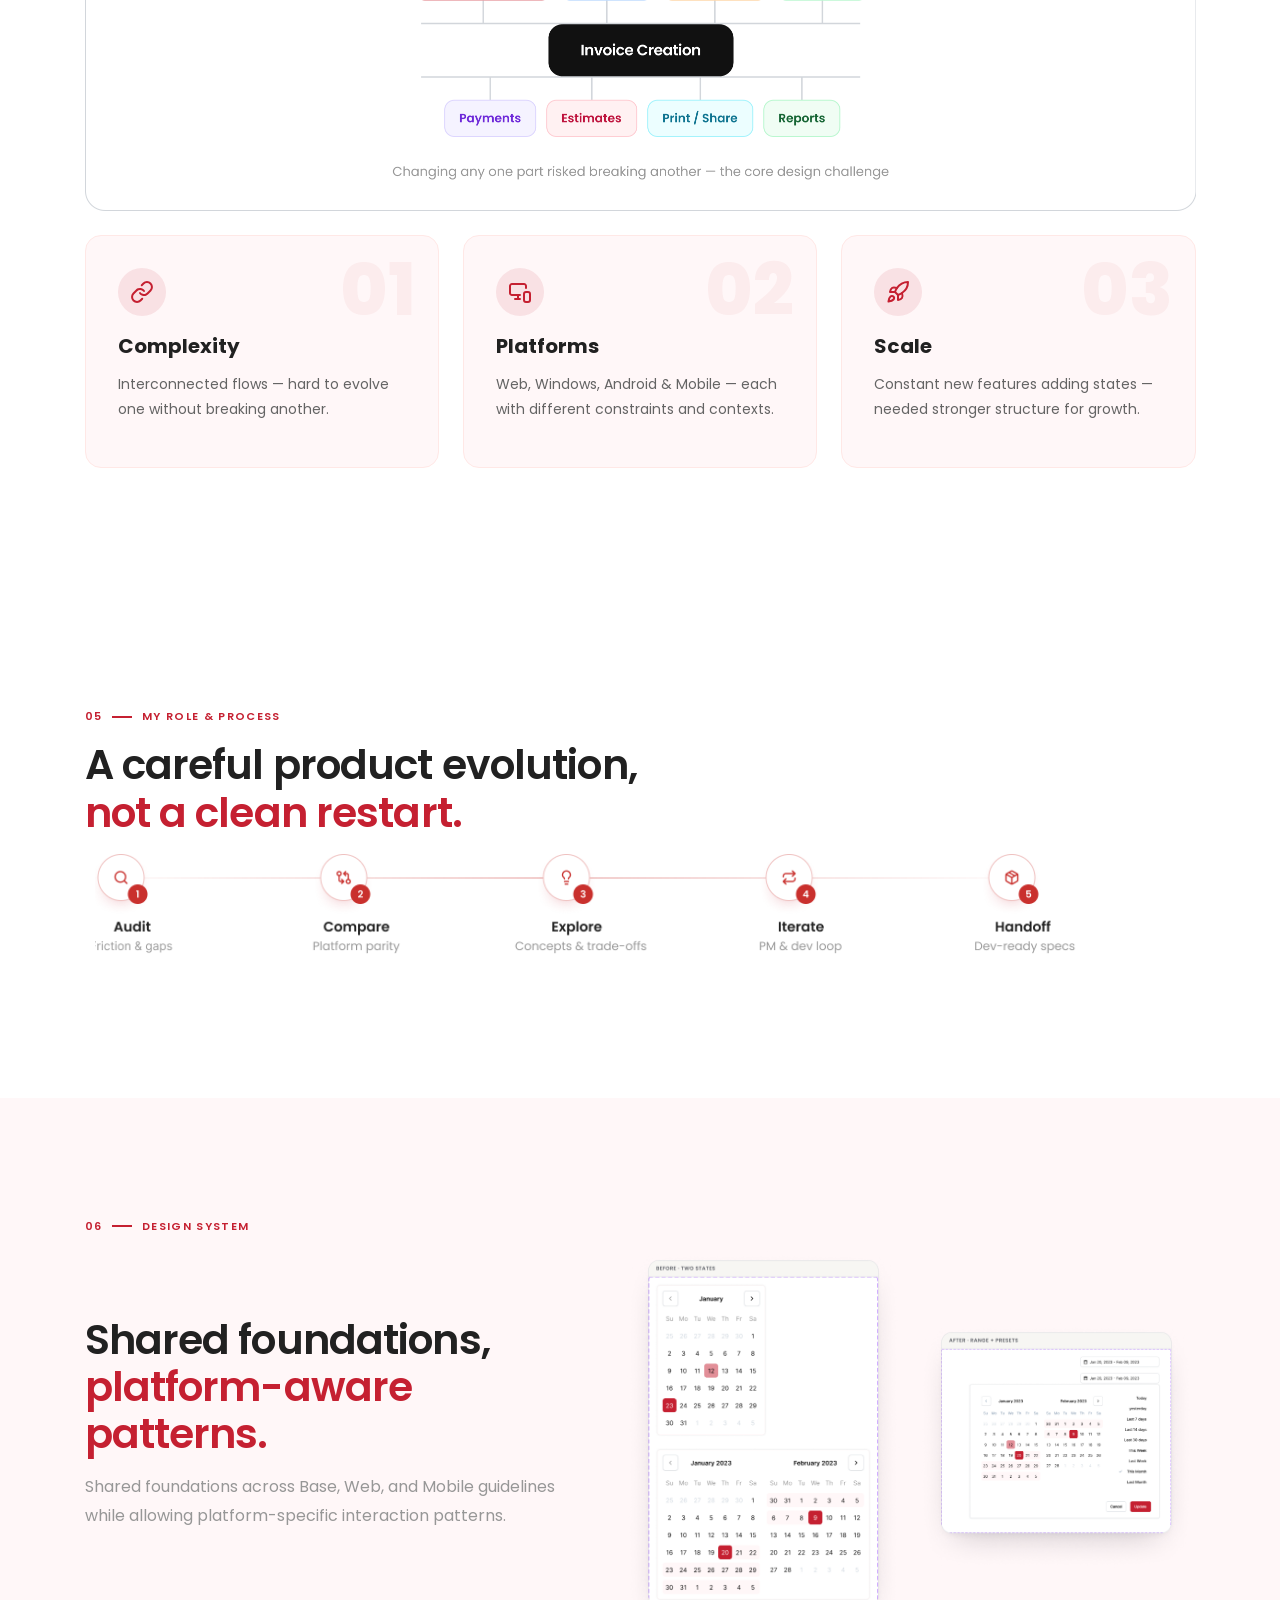
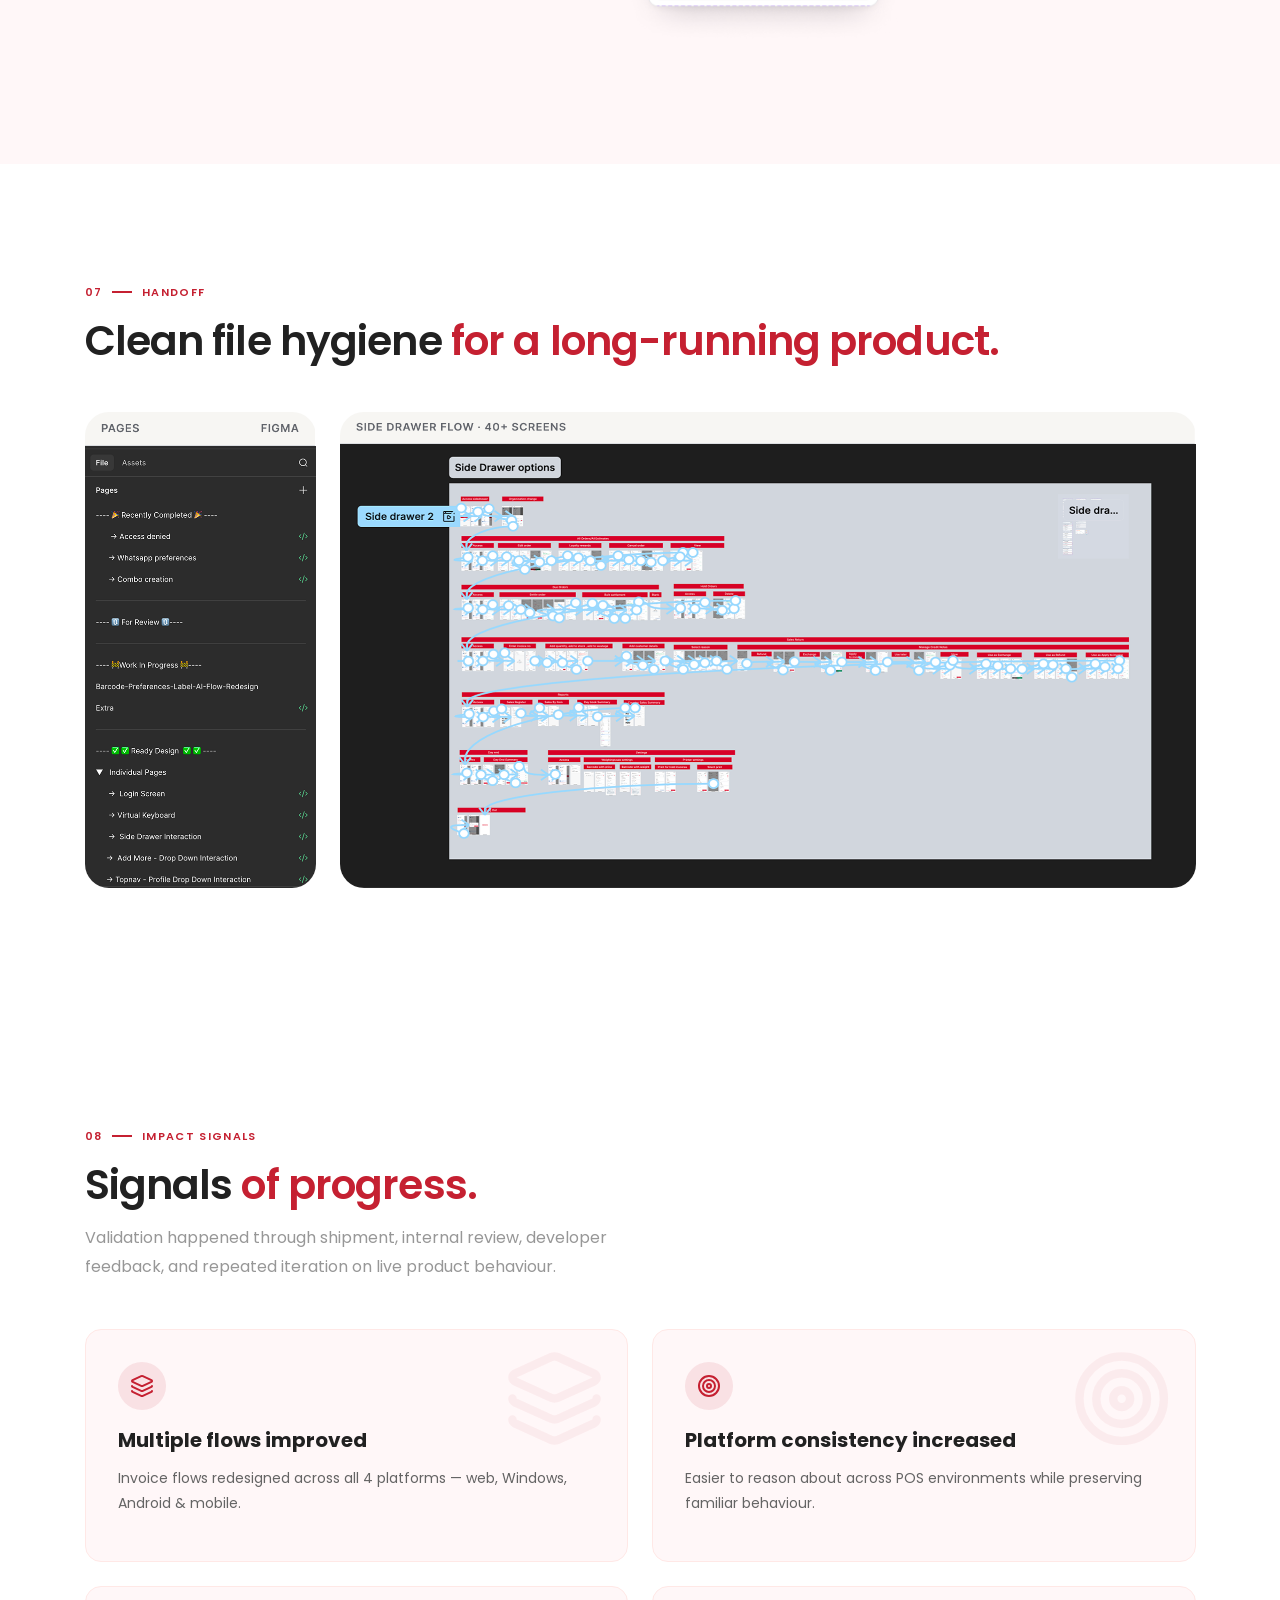
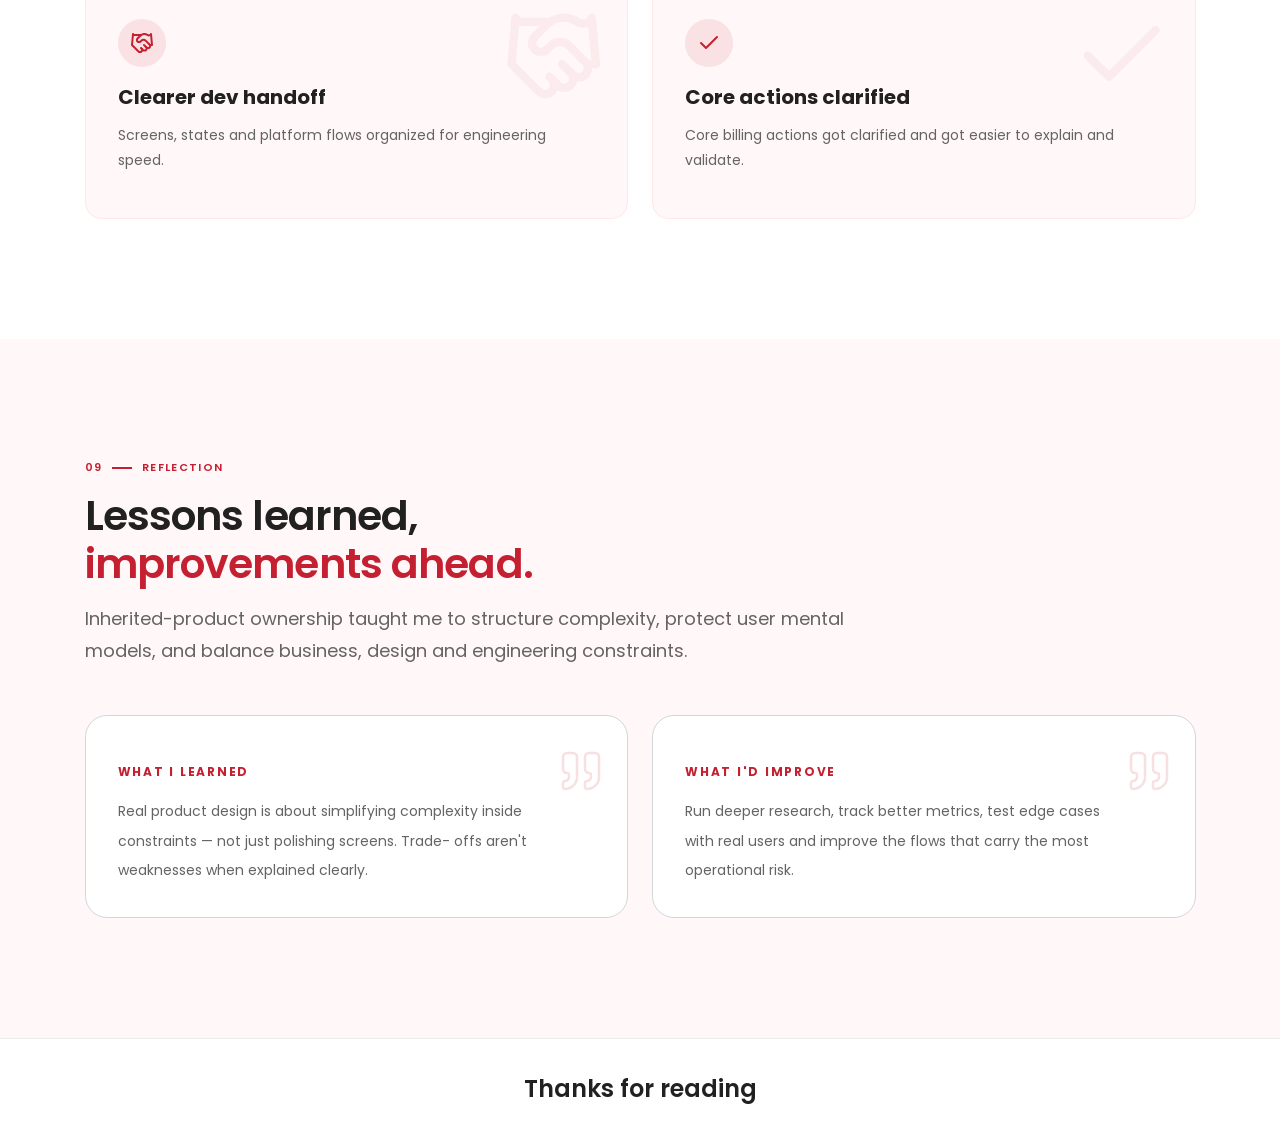
<file: retail-pos-case-study.html>
<!doctype html>
<html lang="en">

<head>
  <meta charset="UTF-8">
  <meta name="viewport" content="width=device-width, initial-scale=1">
  <meta name="description" content="Retail POS Billing Software product design case study.">
  <title>Retail POS Billing Software · 2025</title>
  <link rel="preconnect" href="https://fonts.googleapis.com">
  <link rel="preconnect" href="https://fonts.gstatic.com" crossorigin>
  <link href="https://fonts.googleapis.com/css2?family=Poppins:wght@400;500;600;700;800&display=swap" rel="stylesheet">
  <link rel="stylesheet" href="css/retail-pos-case-study-styles.css">
</head>

<body>
  <header class="site-header">
    <nav class="site-nav" aria-label="Case study navigation">
      <a class="back-link" href="index.html" aria-label="Back to portfolio"><span aria-hidden="true">←</span> Back</a>
      <span class="nav-title">Retail POS Billing Software · 2025</span>
    </nav>
  </header>
  <main id="top">
    <section class="hero section-shell">
      <div class="hero-content">
        <div class="eyebrow"><span class="eyebrow-rule"></span>Case Study · Product Design</div>
        <h1>Evolving Invoice into a <br /><span>multi-platform POS ecosystem.</span></h1>
        <p class="hero-intro">A product evolution across Web, Windows Offline POS, Android POS and Mobile — simplifying
          complex billing workflows for retail businesses.</p>
        <dl class="project-meta">
          <div>
            <dt>My Role</dt>
            <dd>Product Designer</dd>
          </div>
          <div>
            <dt>Platform</dt>
            <dd>Web · Windows POS · Android POS · Mobile</dd>
          </div>
          <div>
            <dt>Duration</dt>
            <dd>1 year full ownership</dd>
          </div>
          <div>
            <dt>Team</dt>
            <dd>1 Designer · 1 PM · Dev Team</dd>
          </div>
        </dl>
      </div>
    </section>

    <section class="content-section section-shell" aria-labelledby="overview-title">
      <div class="section-label"><span>01</span><i></i> Product Overview</div>
      <div class="split-heading">
        <div>
          <h2 id="overview-title">One solution <br /><span>for billing, inventory &amp; growth.</span></h2>
          <p>A retail billing &amp; POS ecosystem — invoices, inventory, GST, payments, reports, and multi-branch ops,
            all in one place.</p>
        </div>
        <img class="feature-image" src="assets/images/retail-pos-product-overview.png"
          alt="Retail POS product overview">
      </div>
    </section>

    <section class="content-section section-shell" aria-labelledby="platform-title">
      <div class="section-label"><span>02</span><i></i> Product Ecosystem</div>
      <h2 id="platform-title">One product, <br /><span>four platforms.</span></h2>
      <p class="section-lead product-section-lead">A multi-platform billing product used by retail businesses — each
        platform serves a
        distinct operational context.</p>
      <div class="card-grid platform-grid">
        <article class="soft-card platform-card">
          <div class="ghost-number"><svg width="67" height="67" viewBox="0 0 67 67" fill="none"
              xmlns="http://www.w3.org/2000/svg">
              <path
                d="M52.7198 8.32422H13.8737C10.8088 8.32422 8.32422 10.8088 8.32422 13.8737V52.7198C8.32422 55.7847 10.8088 58.2693 13.8737 58.2693H52.7198C55.7847 58.2693 58.2693 55.7847 58.2693 52.7198V13.8737C58.2693 10.8088 55.7847 8.32422 52.7198 8.32422Z"
                stroke="#C52031" stroke-width="5.54945" stroke-linecap="round" stroke-linejoin="round" />
              <path d="M8.32422 24.9727H58.2693" stroke="#C52031" stroke-width="5.54945" stroke-linecap="round"
                stroke-linejoin="round" />
            </svg></div>
          <div class="card-icon"><svg width="24" height="24" viewBox="0 0 24 24" fill="none"
              xmlns="http://www.w3.org/2000/svg">
              <path
                d="M19 3H5C3.89543 3 3 3.89543 3 5V19C3 20.1046 3.89543 21 5 21H19C20.1046 21 21 20.1046 21 19V5C21 3.89543 20.1046 3 19 3Z"
                stroke="#C52031" stroke-width="2" stroke-linecap="round" stroke-linejoin="round" />
              <path d="M3 9H21" stroke="#C52031" stroke-width="2" stroke-linecap="round" stroke-linejoin="round" />
            </svg></div>
          <h3>Web App</h3>
          <ul>
            <li>B2B</li>
            <li>Browser Based</li>
            <li>Full Control Center</li>
            <li>The Management Layer</li>
          </ul>
        </article>
        <article class="soft-card platform-card">
          <div class="ghost-number"><svg width="67" height="67" viewBox="0 0 67 67" fill="none"
              xmlns="http://www.w3.org/2000/svg">
              <path
                d="M49.9986 22.2204V16.6649C49.9986 15.1915 49.4133 13.7784 48.3715 12.7365C47.3296 11.6947 45.9166 11.1094 44.4432 11.1094H11.1102C9.63677 11.1094 8.22371 11.6947 7.18185 12.7365C6.14 13.7784 5.55469 15.1915 5.55469 16.6649V36.1091C5.55469 37.5825 6.14 38.9956 7.18185 40.0374C8.22371 41.0793 9.63677 41.6646 11.1102 41.6646H33.3322"
                stroke="#C52031" stroke-width="5.55549" stroke-linecap="round" stroke-linejoin="round" />
              <path d="M27.7773 52.7772V41.7773V50.5272" stroke="#C52031" stroke-width="5.55549" stroke-linecap="round"
                stroke-linejoin="round" />
              <path d="M19.4453 52.7773H33.334" stroke="#C52031" stroke-width="5.55549" stroke-linecap="round"
                stroke-linejoin="round" />
              <path
                d="M55.5563 33.332H50.0008C46.9326 33.332 44.4453 35.8193 44.4453 38.8875V55.554C44.4453 58.6222 46.9326 61.1095 50.0008 61.1095H55.5563C58.6245 61.1095 61.1118 58.6222 61.1118 55.554V38.8875C61.1118 35.8193 58.6245 33.332 55.5563 33.332Z"
                stroke="#C52031" stroke-width="5.55549" stroke-linecap="round" stroke-linejoin="round" />
            </svg></div>
          <div class="card-icon"><svg width="24" height="24" viewBox="0 0 24 24" fill="none"
              xmlns="http://www.w3.org/2000/svg">
              <path
                d="M18 8V6C18 5.46957 17.7893 4.96086 17.4142 4.58579C17.0391 4.21071 16.5304 4 16 4H4C3.46957 4 2.96086 4.21071 2.58579 4.58579C2.21071 4.96086 2 5.46957 2 6V13C2 13.5304 2.21071 14.0391 2.58579 14.4142C2.96086 14.7893 3.46957 15 4 15H12"
                stroke="#C52031" stroke-width="2" stroke-linecap="round" stroke-linejoin="round" />
              <path d="M10 18.9991V15.0391V18.1891" stroke="#C52031" stroke-width="2" stroke-linecap="round"
                stroke-linejoin="round" />
              <path d="M7 19H12" stroke="#C52031" stroke-width="2" stroke-linecap="round" stroke-linejoin="round" />
              <path
                d="M20 12H18C16.8954 12 16 12.8954 16 14V20C16 21.1046 16.8954 22 18 22H20C21.1046 22 22 21.1046 22 20V14C22 12.8954 21.1046 12 20 12Z"
                stroke="#C52031" stroke-width="2" stroke-linecap="round" stroke-linejoin="round" />
            </svg></div>
          <h3>Windows POS</h3>
          <ul>
            <li>B2C</li>
            <li>Desktop Based</li>
            <li>Fast Counter Billing</li>
            <li>Offline Store Operations</li>
          </ul>
        </article>
        <article class="soft-card platform-card">
          <div class="ghost-number"><svg width="67" height="67" viewBox="0 0 67 67" fill="none"
              xmlns="http://www.w3.org/2000/svg">
              <path
                d="M30.554 22.2227H13.8875C10.8193 22.2227 8.33203 24.7099 8.33203 27.7782V55.5556C8.33203 58.6238 10.8193 61.1111 13.8875 61.1111H30.554C33.6222 61.1111 36.1095 58.6238 36.1095 55.5556V27.7782C36.1095 24.7099 33.6222 22.2227 30.554 22.2227Z"
                stroke="#C52031" stroke-width="5.55549" stroke-linecap="round" stroke-linejoin="round" />
              <path
                d="M13.8906 11.1102C13.8906 9.63677 14.4759 8.22371 15.5178 7.18185C16.5596 6.14 17.9727 5.55469 19.4461 5.55469H52.7791C54.2525 5.55469 55.6656 6.14 56.7074 7.18185C57.7493 8.22371 58.3346 9.63677 58.3346 11.1102V55.5541C58.3346 57.0275 57.7493 58.4406 56.7074 59.4825C55.6656 60.5243 54.2525 61.1096 52.7791 61.1096H46.1125"
                stroke="#C52031" stroke-width="5.55549" stroke-linecap="round" stroke-linejoin="round" />
              <path d="M22.2227 50H22.2504" stroke="#C52031" stroke-width="5.55549" stroke-linecap="round"
                stroke-linejoin="round" />
            </svg></div>
          <div class="card-icon"><svg width="24" height="24" viewBox="0 0 24 24" fill="none"
              xmlns="http://www.w3.org/2000/svg">
              <path
                d="M11 8H5C3.89543 8 3 8.89543 3 10V20C3 21.1046 3.89543 22 5 22H11C12.1046 22 13 21.1046 13 20V10C13 8.89543 12.1046 8 11 8Z"
                stroke="#C52031" stroke-width="2" stroke-linecap="round" stroke-linejoin="round" />
              <path
                d="M5 4C5 3.46957 5.21071 2.96086 5.58579 2.58579C5.96086 2.21071 6.46957 2 7 2H19C19.5304 2 20.0391 2.21071 20.4142 2.58579C20.7893 2.96086 21 3.46957 21 4V20C21 20.5304 20.7893 21.0391 20.4142 21.4142C20.0391 21.7893 19.5304 22 19 22H16.6"
                stroke="#C52031" stroke-width="2" stroke-linecap="round" stroke-linejoin="round" />
              <path d="M8 18H8.01" stroke="#C52031" stroke-width="2" stroke-linecap="round" stroke-linejoin="round" />
            </svg></div>
          <h3>Android POS</h3>
          <ul>
            <li>B2C</li>
            <li>Handheld POS Devices</li>
            <li>Portable Store Billing</li>
            <li>Touch First Interfaces</li>
          </ul>
        </article>
        <article class="soft-card platform-card">
          <div class="ghost-number"><svg width="67" height="67" viewBox="0 0 67 67" fill="none"
              xmlns="http://www.w3.org/2000/svg">
              <path
                d="M47.2236 5.55469H19.4461C16.3779 5.55469 13.8906 8.04197 13.8906 11.1102V55.5541C13.8906 58.6224 16.3779 61.1096 19.4461 61.1096H47.2236C50.2918 61.1096 52.7791 58.6224 52.7791 55.5541V11.1102C52.7791 8.04197 50.2918 5.55469 47.2236 5.55469Z"
                stroke="#C52031" stroke-width="5.55549" stroke-linecap="round" stroke-linejoin="round" />
              <path d="M33.332 50H33.3598" stroke="#C52031" stroke-width="5.55549" stroke-linecap="round"
                stroke-linejoin="round" />
            </svg></div>
          <div class="card-icon"><svg width="24" height="24" viewBox="0 0 24 24" fill="none"
              xmlns="http://www.w3.org/2000/svg">
              <path
                d="M17 2H7C5.89543 2 5 2.89543 5 4V20C5 21.1046 5.89543 22 7 22H17C18.1046 22 19 21.1046 19 20V4C19 2.89543 18.1046 2 17 2Z"
                stroke="#C52031" stroke-width="2" stroke-linecap="round" stroke-linejoin="round" />
              <path d="M12 18H12.01" stroke="#C52031" stroke-width="2" stroke-linecap="round" stroke-linejoin="round" />
            </svg></div>
          <h3>Mobile App</h3>
          <ul>
            <li>B2B</li>
            <li>Mobile Based</li>
            <li>Anytime Access</li>
            <li>On the Go Operations</li>
          </ul>
        </article>
      </div>
    </section>

    <section class="content-section tinted-section section-shell" aria-labelledby="users-title">
      <div class="section-label"><span>03</span><i></i> Users</div>
      <div class="split-heading users-layout">
        <div>
          <h2 id="users-title">Who and where <br /><span>the product serves.</span></h2>
          <p>Built to serve multiple user roles and retail businesses, balancing speed, accuracy, and control across
            workflows.</p>
        </div>
        <div class="users-panel">
          <div>
            <h3>— Who use it</h3>
            <ul>
              <li>Cashiers</li>
              <li>Store Owners</li>
              <li>Accountants</li>
              <li>Branch &amp; Warehouse</li>
              <li>Power Users</li>
            </ul>
          </div>
          <div>
            <h3>— Where it’s used</h3>
            <ul>
              <li>Supermarkets</li>
              <li>Retail Shops</li>
              <li>Dealers &amp; Distributors</li>
              <li>Grocery Stores</li>
              <li>Clothing Stores</li>
            </ul>
          </div>
        </div>
      </div>
    </section>

    <section class="content-section section-shell" aria-labelledby="problem-title">
      <div class="section-label"><span>04</span><i></i> Problem</div>
      <h2 id="problem-title">Untangling complexity <br /><span>across connected workflows.</span></h2>
      <p class="section-lead wide-lead">Improve clarity without breaking the billing flows thousands of users
        depended on every day.</p>
      <img class="wide-image" src="assets/images/invoice-flow-web-of-connections.png"
        alt="Invoice flow web of connections">
      <div class="card-grid problem-grid">
        <article class="soft-card">
          <div class="ghost-number">01</div>
          <div class="card-icon"><svg width="24" height="24" viewBox="0 0 24 24" fill="none"
              xmlns="http://www.w3.org/2000/svg">
              <path
                d="M10 13C10.4295 13.5741 10.9774 14.0491 11.6066 14.3929C12.2357 14.7367 12.9315 14.9411 13.6467 14.9923C14.3618 15.0435 15.0796 14.9403 15.7513 14.6897C16.4231 14.4392 17.0331 14.047 17.54 13.54L20.54 10.54C21.4508 9.59695 21.9548 8.33394 21.9434 7.02296C21.932 5.71198 21.4061 4.45791 20.4791 3.53087C19.5521 2.60383 18.298 2.07799 16.987 2.0666C15.676 2.0552 14.413 2.55918 13.47 3.46997L11.75 5.17997"
                stroke="#C52031" stroke-width="2" stroke-linecap="round" stroke-linejoin="round" />
              <path
                d="M13.9982 11.0012C13.5688 10.4271 13.0209 9.95202 12.3917 9.60826C11.7625 9.2645 11.0667 9.06009 10.3516 9.00887C9.63645 8.95765 8.91866 9.06083 8.2469 9.31142C7.57514 9.56201 6.96513 9.95413 6.45825 10.4612L3.45825 13.4612C2.54746 14.4042 2.04348 15.6672 2.05488 16.9782C2.06627 18.2892 2.59211 19.5433 3.51915 20.4703C4.44619 21.3973 5.70026 21.9232 7.01124 21.9346C8.32222 21.946 9.58524 21.442 10.5282 20.5312L12.2382 18.8212"
                stroke="#C52031" stroke-width="2" stroke-linecap="round" stroke-linejoin="round" />
            </svg></div>
          <h3>Complexity</h3>
          <p>Interconnected flows — hard to evolve one without breaking another.</p>
        </article>
        <article class="soft-card">
          <div class="ghost-number">02</div>
          <div class="card-icon"><svg width="24" height="24" viewBox="0 0 24 24" fill="none"
              xmlns="http://www.w3.org/2000/svg">
              <path
                d="M18 8V6C18 5.46957 17.7893 4.96086 17.4142 4.58579C17.0391 4.21071 16.5304 4 16 4H4C3.46957 4 2.96086 4.21071 2.58579 4.58579C2.21071 4.96086 2 5.46957 2 6V13C2 13.5304 2.21071 14.0391 2.58579 14.4142C2.96086 14.7893 3.46957 15 4 15H12"
                stroke="#C52031" stroke-width="2" stroke-linecap="round" stroke-linejoin="round" />
              <path d="M10 18.9991V15.0391V18.1891" stroke="#C52031" stroke-width="2" stroke-linecap="round"
                stroke-linejoin="round" />
              <path d="M7 19H12" stroke="#C52031" stroke-width="2" stroke-linecap="round" stroke-linejoin="round" />
              <path
                d="M20 12H18C16.8954 12 16 12.8954 16 14V20C16 21.1046 16.8954 22 18 22H20C21.1046 22 22 21.1046 22 20V14C22 12.8954 21.1046 12 20 12Z"
                stroke="#C52031" stroke-width="2" stroke-linecap="round" stroke-linejoin="round" />
            </svg></div>
          <h3>Platforms</h3>
          <p>Web, Windows, Android &amp; Mobile — each with different constraints and contexts.</p>
        </article>
        <article class="soft-card">
          <div class="ghost-number">03</div>
          <div class="card-icon"><svg width="24" height="24" viewBox="0 0 24 24" fill="none"
              xmlns="http://www.w3.org/2000/svg">
              <path d="M12 15V20C12 20 15.03 19.45 16 18C17.08 16.38 16 13 16 13" stroke="#C52031" stroke-width="2"
                stroke-linecap="round" stroke-linejoin="round" />
              <path
                d="M2.5 21.5013C2.5 21.5013 3 17.7613 4.5 16.5013C4.91088 16.155 5.43516 15.9727 5.97223 15.9893C6.50929 16.0059 7.02131 16.2203 7.41 16.5913C8.2 17.3713 8.21 18.6613 7.5 19.5013C6.24 21.0013 2.5 21.5013 2.5 21.5013Z"
                stroke="#C52031" stroke-width="2" stroke-linecap="round" stroke-linejoin="round" />
              <path
                d="M9 12.0002C9.53214 10.6197 10.2022 9.29631 11 8.05025C12.1652 6.18723 13.7876 4.6533 15.713 3.59434C17.6384 2.53538 19.8027 1.98662 22 2.00025C22 4.72025 21.22 9.50025 16 13.0002C14.7367 13.7987 13.3967 14.4687 12 15.0002L9 12.0002Z"
                stroke="#C52031" stroke-width="2" stroke-linecap="round" stroke-linejoin="round" />
              <path d="M9 11.9986H4C4 11.9986 4.55 8.96862 6 7.99862C7.62 6.91862 11 8.04862 11 8.04862"
                stroke="#C52031" stroke-width="2" stroke-linecap="round" stroke-linejoin="round" />
            </svg></div>
          <h3>Scale</h3>
          <p>Constant new features adding states — needed stronger structure for growth.</p>
        </article>
      </div>
    </section>

    <section class="content-section section-shell" aria-labelledby="process-title">
      <div class="section-label"><span>05</span><i></i> My Role &amp; Process</div>
      <h2 id="process-title">A careful product evolution, <br /><span>not a clean restart.</span></h2>
      <img class="wide-image process-image" src="assets/images/product-evolution-process-diagram.png"
        alt="Product evolution process diagram">
    </section>

    <section class="content-section tinted-section section-shell" aria-labelledby="system-title">
      <div class="section-label"><span>06</span><i></i> Design System</div>
      <div class="split-heading">
        <div>
          <h2 id="system-title">Shared foundations, <br /><span>platform-aware patterns.</span></h2>
          <p>Shared foundations across Base, Web, and Mobile guidelines while allowing platform-specific interaction
            patterns.</p>
        </div>
        <div class="image-pair"><img src="assets/images/base-design-system-screen.png"
            alt="Base design system screen"><img src="assets/images/platform-design-system-screen.png"
            alt="Platform design system screen"></div>
      </div>
    </section>

    <section class="content-section section-shell" aria-labelledby="handoff-title">
      <div class="section-label"><span>07</span><i></i> Handoff</div>
      <h2 id="handoff-title">Clean file hygiene <span>for a long-running product.</span></h2>
      <div class="handoff-showcase"><img src="assets/images/mobile-handoff-screen.png" alt="Mobile handoff screen"><img
          src="assets/images/organized-product-handoff-file.png" alt="Organized product handoff file"></div>
    </section>

    <section class="content-section section-shell" aria-labelledby="impact-title">
      <div class="section-label"><span>08</span><i></i> Impact Signals</div>
      <h2 id="impact-title">Signals <span>of progress.</span></h2>
      <p class="section-lead">Validation happened through shipment, internal review, developer feedback, and repeated
        iteration on live product behaviour.</p>
      <div class="card-grid impact-grid">
        <article class="soft-card">
          <div class="ghost-number"><svg width="101" height="101" viewBox="0 0 101 101" fill="none"
              xmlns="http://www.w3.org/2000/svg">
              <path
                d="M53.9953 9.17307C52.8988 8.6729 51.7076 8.41406 50.5024 8.41406C49.2972 8.41406 48.106 8.6729 47.0095 9.17307L10.9441 25.5856C10.1973 25.9148 9.56237 26.4542 9.11664 27.1378C8.67091 27.8215 8.43359 28.62 8.43359 29.4362C8.43359 30.2523 8.67091 31.0509 9.11664 31.7345C9.56237 32.4182 10.1973 32.9575 10.9441 33.2868L47.0516 49.7414C48.1481 50.2416 49.3393 50.5004 50.5445 50.5004C51.7497 50.5004 52.9409 50.2416 54.0374 49.7414L90.1449 33.3289C90.8917 32.9996 91.5266 32.4603 91.9723 31.7766C92.418 31.0929 92.6554 30.2944 92.6554 29.4783C92.6554 28.6621 92.418 27.8636 91.9723 27.1799C91.5266 26.4962 90.8917 25.9569 90.1449 25.6276L53.9953 9.17307Z"
                stroke="#C52031" stroke-width="8.41667" stroke-linecap="round" stroke-linejoin="round" />
              <path
                d="M8.41798 50.5C8.41599 51.3049 8.64488 52.0935 9.0775 52.7723C9.51012 53.4511 10.1283 53.9915 10.8588 54.3296L47.0505 70.7842C48.1413 71.2781 49.3249 71.5336 50.5224 71.5336C51.7198 71.5336 52.9034 71.2781 53.9942 70.7842L90.1017 54.3717C90.8466 54.0368 91.478 53.4925 91.9189 52.805C92.3598 52.1176 92.5911 51.3167 92.5846 50.5"
                stroke="#C52031" stroke-width="8.41667" stroke-linecap="round" stroke-linejoin="round" />
              <path
                d="M8.41798 71.543C8.41599 72.3479 8.64488 73.1365 9.0775 73.8153C9.51012 74.494 10.1283 75.0345 10.8588 75.3726L47.0505 91.8271C48.1413 92.3211 49.3249 92.5766 50.5224 92.5766C51.7198 92.5766 52.9034 92.3211 53.9942 91.8271L90.1017 75.4146C90.8466 75.0798 91.478 74.5355 91.9189 73.848C92.3598 73.1605 92.5911 72.3596 92.5846 71.543"
                stroke="#C52031" stroke-width="8.41667" stroke-linecap="round" stroke-linejoin="round" />
            </svg></div>
          <div class="card-icon"><svg width="24" height="24" viewBox="0 0 24 24" fill="none"
              xmlns="http://www.w3.org/2000/svg">
              <path
                d="M12.8305 2.18036C12.5699 2.06151 12.2868 2 12.0005 2C11.7141 2 11.431 2.06151 11.1705 2.18036L2.60045 6.08036C2.423 6.1586 2.27213 6.28676 2.16621 6.44921C2.0603 6.61167 2.00391 6.80142 2.00391 6.99536C2.00391 7.18929 2.0603 7.37904 2.16621 7.5415C2.27213 7.70396 2.423 7.83211 2.60045 7.91036L11.1805 11.8204C11.441 11.9392 11.7241 12.0007 12.0105 12.0007C12.2968 12.0007 12.5799 11.9392 12.8405 11.8204L21.4205 7.92036C21.5979 7.84211 21.7488 7.71396 21.8547 7.5515C21.9606 7.38904 22.017 7.19929 22.017 7.00536C22.017 6.81142 21.9606 6.62167 21.8547 6.45921C21.7488 6.29676 21.5979 6.1686 21.4205 6.09036L12.8305 2.18036Z"
                stroke="#C52031" stroke-width="2" stroke-linecap="round" stroke-linejoin="round" />
              <path
                d="M2 12C1.99953 12.1913 2.05392 12.3787 2.15672 12.5399C2.25952 12.7012 2.40642 12.8297 2.58 12.91L11.18 16.82C11.4392 16.9374 11.7205 16.9981 12.005 16.9981C12.2895 16.9981 12.5708 16.9374 12.83 16.82L21.41 12.92C21.587 12.8404 21.737 12.7111 21.8418 12.5477C21.9466 12.3844 22.0015 12.1941 22 12"
                stroke="#C52031" stroke-width="2" stroke-linecap="round" stroke-linejoin="round" />
              <path
                d="M2 17C1.99953 17.1913 2.05392 17.3787 2.15672 17.5399C2.25952 17.7012 2.40642 17.8297 2.58 17.91L11.18 21.82C11.4392 21.9374 11.7205 21.9981 12.005 21.9981C12.2895 21.9981 12.5708 21.9374 12.83 21.82L21.41 17.92C21.587 17.8404 21.737 17.7111 21.8418 17.5477C21.9466 17.3844 22.0015 17.1941 22 17"
                stroke="#C52031" stroke-width="2" stroke-linecap="round" stroke-linejoin="round" />
            </svg></div>
          <h3>Multiple flows improved</h3>
          <p>Invoice flows redesigned across all 4 platforms — web, Windows, Android &amp; mobile.</p>
        </article>
        <article class="soft-card">
          <div class="ghost-number"><svg width="102" height="102" viewBox="0 0 102 102" fill="none"
              xmlns="http://www.w3.org/2000/svg">
              <path
                d="M50.6661 92.887C73.9841 92.887 92.887 73.9841 92.887 50.6661C92.887 27.3482 73.9841 8.44531 50.6661 8.44531C27.3482 8.44531 8.44531 27.3482 8.44531 50.6661C8.44531 73.9841 27.3482 92.887 50.6661 92.887Z"
                stroke="#C52031" stroke-width="8.44417" stroke-linecap="round" stroke-linejoin="round" />
              <path
                d="M50.6645 75.997C64.6553 75.997 75.997 64.6553 75.997 50.6645C75.997 36.6738 64.6553 25.332 50.6645 25.332C36.6738 25.332 25.332 36.6738 25.332 50.6645C25.332 64.6553 36.6738 75.997 50.6645 75.997Z"
                stroke="#C52031" stroke-width="8.44417" stroke-linecap="round" stroke-linejoin="round" />
              <path
                d="M50.6668 59.111C55.3304 59.111 59.111 55.3304 59.111 50.6668C59.111 46.0032 55.3304 42.2227 50.6668 42.2227C46.0032 42.2227 42.2227 46.0032 42.2227 50.6668C42.2227 55.3304 46.0032 59.111 50.6668 59.111Z"
                stroke="#C52031" stroke-width="8.44417" stroke-linecap="round" stroke-linejoin="round" />
            </svg></div>
          <div class="card-icon"><svg width="24" height="24" viewBox="0 0 24 24" fill="none"
              xmlns="http://www.w3.org/2000/svg">
              <path
                d="M12 22C17.5228 22 22 17.5228 22 12C22 6.47715 17.5228 2 12 2C6.47715 2 2 6.47715 2 12C2 17.5228 6.47715 22 12 22Z"
                stroke="#C52031" stroke-width="2" stroke-linecap="round" stroke-linejoin="round" />
              <path
                d="M12 18C15.3137 18 18 15.3137 18 12C18 8.68629 15.3137 6 12 6C8.68629 6 6 8.68629 6 12C6 15.3137 8.68629 18 12 18Z"
                stroke="#C52031" stroke-width="2" stroke-linecap="round" stroke-linejoin="round" />
              <path
                d="M12 14C13.1046 14 14 13.1046 14 12C14 10.8954 13.1046 10 12 10C10.8954 10 10 10.8954 10 12C10 13.1046 10.8954 14 12 14Z"
                stroke="#C52031" stroke-width="2" stroke-linecap="round" stroke-linejoin="round" />
            </svg></div>
          <h3>Platform consistency increased</h3>
          <p>Easier to reason about across POS environments while preserving familiar behaviour.</p>
        </article>
        <article class="soft-card">
          <div class="ghost-number"><svg width="102" height="102" viewBox="0 0 102 102" fill="none"
              xmlns="http://www.w3.org/2000/svg">
              <path
                d="M46.4414 71.7768L54.8856 80.2209C55.7173 81.0526 56.7046 81.7123 57.7912 82.1624C58.8779 82.6125 60.0425 82.8442 61.2187 82.8442C62.3949 82.8442 63.5595 82.6125 64.6462 82.1624C65.7328 81.7123 66.7201 81.0526 67.5518 80.2209C68.3835 79.3893 69.0432 78.4019 69.4933 77.3153C69.9434 76.2286 70.1751 75.064 70.1751 73.8878C70.1751 72.7116 69.9434 71.547 69.4933 70.4603C69.0432 69.3737 68.3835 68.3864 67.5518 67.5547"
                stroke="#C52031" stroke-width="8.44417" stroke-linecap="round" stroke-linejoin="round" />
              <path
                d="M59.1098 59.1091L69.665 69.6643C71.3446 71.344 73.6227 72.2876 75.9981 72.2876C78.3735 72.2876 80.6516 71.344 82.3312 69.6643C84.0109 67.9847 84.9545 65.7066 84.9545 63.3312C84.9545 60.9558 84.0109 58.6777 82.3312 56.9981L65.9495 40.6164C63.5746 38.2444 60.3553 36.9121 56.9987 36.9121C53.6422 36.9121 50.4228 38.2444 48.0479 40.6164L44.3325 44.3318C42.6528 46.0115 40.3747 46.9551 37.9994 46.9551C35.624 46.9551 33.3459 46.0115 31.6662 44.3318C29.9866 42.6522 29.043 40.3741 29.043 37.9987C29.043 35.6233 29.9866 33.3452 31.6662 31.6656L43.5303 19.8015C47.3818 15.96 52.4047 13.5129 57.8036 12.8476C63.2026 12.1823 68.6693 13.3368 73.3382 16.1283L75.3226 17.3105C77.1203 18.3955 79.2578 18.7718 81.3179 18.366L88.6644 16.8883"
                stroke="#C52031" stroke-width="8.44417" stroke-linecap="round" stroke-linejoin="round" />
              <path d="M88.6635 12.668L92.8856 59.1109H84.4414" stroke="#C52031" stroke-width="8.44417"
                stroke-linecap="round" stroke-linejoin="round" />
              <path
                d="M12.6674 12.668L8.44531 59.1109L35.8889 86.5544C37.5685 88.2341 39.8466 89.1777 42.222 89.1777C44.5974 89.1777 46.8755 88.2341 48.5551 86.5544C50.2348 84.8748 51.1784 82.5967 51.1784 80.2213C51.1784 77.8459 50.2348 75.5678 48.5551 73.8882"
                stroke="#C52031" stroke-width="8.44417" stroke-linecap="round" stroke-linejoin="round" />
              <path d="M12.668 16.8867H46.4446" stroke="#C52031" stroke-width="8.44417" stroke-linecap="round"
                stroke-linejoin="round" />
            </svg></div>
          <div class="card-icon"><svg width="24" height="24" viewBox="0 0 24 24" fill="none"
              xmlns="http://www.w3.org/2000/svg">
              <path
                d="M11 17L13 19C13.197 19.197 13.4308 19.3532 13.6882 19.4598C13.9456 19.5665 14.2214 19.6213 14.5 19.6213C14.7786 19.6213 15.0544 19.5665 15.3118 19.4598C15.5692 19.3532 15.803 19.197 16 19C16.197 18.803 16.3532 18.5692 16.4598 18.3118C16.5665 18.0544 16.6213 17.7786 16.6213 17.5C16.6213 17.2214 16.5665 16.9456 16.4598 16.6882C16.3532 16.4308 16.197 16.197 16 16"
                stroke="#C52031" stroke-width="2" stroke-linecap="round" stroke-linejoin="round" />
              <path
                d="M14.0002 14.0005L16.5002 16.5005C16.8981 16.8983 17.4376 17.1218 18.0002 17.1218C18.5628 17.1218 19.1024 16.8983 19.5002 16.5005C19.8981 16.1027 20.1215 15.5631 20.1215 15.0005C20.1215 14.4379 19.8981 13.8983 19.5002 13.5005L15.6202 9.6205C15.0577 9.0587 14.2952 8.74314 13.5002 8.74314C12.7052 8.74314 11.9427 9.0587 11.3802 9.6205L10.5002 10.5005C10.1024 10.8983 9.56284 11.1218 9.00023 11.1218C8.43762 11.1218 7.89805 10.8983 7.50023 10.5005C7.1024 10.1027 6.87891 9.56311 6.87891 9.0005C6.87891 8.43789 7.1024 7.89833 7.50023 7.5005L10.3102 4.6905C11.2225 3.78065 12.4121 3.20106 13.6909 3.04348C14.9696 2.8859 16.2644 3.15933 17.3702 3.8205L17.8402 4.1005C18.266 4.35749 18.7723 4.44662 19.2602 4.3505L21.0002 4.0005"
                stroke="#C52031" stroke-width="2" stroke-linecap="round" stroke-linejoin="round" />
              <path d="M21 3L22 14H20" stroke="#C52031" stroke-width="2" stroke-linecap="round"
                stroke-linejoin="round" />
              <path
                d="M3 3L2 14L8.5 20.5C8.89782 20.8978 9.43739 21.1213 10 21.1213C10.5626 21.1213 11.1022 20.8978 11.5 20.5C11.8978 20.1022 12.1213 19.5626 12.1213 19C12.1213 18.4374 11.8978 17.8978 11.5 17.5"
                stroke="#C52031" stroke-width="2" stroke-linecap="round" stroke-linejoin="round" />
              <path d="M3 4H11" stroke="#C52031" stroke-width="2" stroke-linecap="round" stroke-linejoin="round" />
            </svg></div>
          <h3>Clearer dev handoff</h3>
          <p>Screens, states and platform flows organized for engineering speed.</p>
        </article>
        <article class="soft-card">
          <div class="ghost-number"><svg width="102" height="102" viewBox="0 0 102 102" fill="none"
              xmlns="http://www.w3.org/2000/svg">
              <path d="M84.4401 25.332L37.9971 71.775L16.8867 50.6645" stroke="#C52031" stroke-width="8.44417"
                stroke-linecap="round" stroke-linejoin="round" />
            </svg></div>
          <div class="card-icon"><svg width="24" height="24" viewBox="0 0 24 24" fill="none"
              xmlns="http://www.w3.org/2000/svg">
              <path d="M20 6L9 17L4 12" stroke="#C52031" stroke-width="2" stroke-linecap="round"
                stroke-linejoin="round" />
            </svg></div>
          <h3>Core actions clarified</h3>
          <p>Core billing actions got clarified and got easier to explain and validate.</p>
        </article>
      </div>
    </section>

    <section class="content-section tinted-section section-shell" aria-labelledby="reflection-title">
      <div class="section-label"><span>09</span><i></i> Reflection</div>
      <h2 id="reflection-title">Lessons learned, <br /><span>improvements ahead.</span></h2>
      <div class="reflection-lead-container">
        <p class="reflection-lead">Inherited-product ownership taught me to structure complexity, protect user mental
          models, and balance business, design and engineering constraints.</p>
      </div>
      <div class="reflection-grid">
        <article class="soft-card">
          <div class="ghost-number"><svg class="full-opacity" width="48" height="48" viewBox="0 0 48 48" fill="none"
              xmlns="http://www.w3.org/2000/svg">
              <path
                d="M32 6C30.9391 6 29.9217 6.42143 29.1716 7.17157C28.4214 7.92172 28 8.93913 28 10V22C28 23.0609 28.4214 24.0783 29.1716 24.8284C29.9217 25.5786 30.9391 26 32 26C32.5304 26 33.0391 26.2107 33.4142 26.5858C33.7893 26.9609 34 27.4696 34 28V30C34 31.0609 33.5786 32.0783 32.8284 32.8284C32.0783 33.5786 31.0609 34 30 34C29.4696 34 28.9609 34.2107 28.5858 34.5858C28.2107 34.9609 28 35.4696 28 36V40C28 40.5304 28.2107 41.0391 28.5858 41.4142C28.9609 41.7893 29.4696 42 30 42C33.1826 42 36.2348 40.7357 38.4853 38.4853C40.7357 36.2348 42 33.1826 42 30V10C42 8.93913 41.5786 7.92172 40.8284 7.17157C40.0783 6.42143 39.0609 6 38 6H32Z"
                stroke="#C9302D" stroke-opacity="0.15" stroke-width="2.5" stroke-linecap="round"
                stroke-linejoin="round" />
              <path
                d="M10 6C8.93913 6 7.92172 6.42143 7.17157 7.17157C6.42143 7.92172 6 8.93913 6 10V22C6 23.0609 6.42143 24.0783 7.17157 24.8284C7.92172 25.5786 8.93913 26 10 26C10.5304 26 11.0391 26.2107 11.4142 26.5858C11.7893 26.9609 12 27.4696 12 28V30C12 31.0609 11.5786 32.0783 10.8284 32.8284C10.0783 33.5786 9.06087 34 8 34C7.46957 34 6.96086 34.2107 6.58579 34.5858C6.21071 34.9609 6 35.4696 6 36V40C6 40.5304 6.21071 41.0391 6.58579 41.4142C6.96086 41.7893 7.46957 42 8 42C11.1826 42 14.2348 40.7357 16.4853 38.4853C18.7357 36.2348 20 33.1826 20 30V10C20 8.93913 19.5786 7.92172 18.8284 7.17157C18.0783 6.42143 17.0609 6 16 6H10Z"
                stroke="#C9302D" stroke-opacity="0.15" stroke-width="2.5" stroke-linecap="round"
                stroke-linejoin="round" />
            </svg></div>
          <h3>What I learned</h3>
          <p class="lesson-learned">Real product design is about simplifying complexity inside constraints — not just polishing screens. Trade-
            offs aren't weaknesses when explained clearly.</p>
        </article>
        <article class="soft-card">
          <div class="ghost-number"><svg class="full-opacity" width="48" height="48" viewBox="0 0 48 48" fill="none"
              xmlns="http://www.w3.org/2000/svg">
              <path
                d="M32 6C30.9391 6 29.9217 6.42143 29.1716 7.17157C28.4214 7.92172 28 8.93913 28 10V22C28 23.0609 28.4214 24.0783 29.1716 24.8284C29.9217 25.5786 30.9391 26 32 26C32.5304 26 33.0391 26.2107 33.4142 26.5858C33.7893 26.9609 34 27.4696 34 28V30C34 31.0609 33.5786 32.0783 32.8284 32.8284C32.0783 33.5786 31.0609 34 30 34C29.4696 34 28.9609 34.2107 28.5858 34.5858C28.2107 34.9609 28 35.4696 28 36V40C28 40.5304 28.2107 41.0391 28.5858 41.4142C28.9609 41.7893 29.4696 42 30 42C33.1826 42 36.2348 40.7357 38.4853 38.4853C40.7357 36.2348 42 33.1826 42 30V10C42 8.93913 41.5786 7.92172 40.8284 7.17157C40.0783 6.42143 39.0609 6 38 6H32Z"
                stroke="#C9302D" stroke-opacity="0.15" stroke-width="2.5" stroke-linecap="round"
                stroke-linejoin="round" />
              <path
                d="M10 6C8.93913 6 7.92172 6.42143 7.17157 7.17157C6.42143 7.92172 6 8.93913 6 10V22C6 23.0609 6.42143 24.0783 7.17157 24.8284C7.92172 25.5786 8.93913 26 10 26C10.5304 26 11.0391 26.2107 11.4142 26.5858C11.7893 26.9609 12 27.4696 12 28V30C12 31.0609 11.5786 32.0783 10.8284 32.8284C10.0783 33.5786 9.06087 34 8 34C7.46957 34 6.96086 34.2107 6.58579 34.5858C6.21071 34.9609 6 35.4696 6 36V40C6 40.5304 6.21071 41.0391 6.58579 41.4142C6.96086 41.7893 7.46957 42 8 42C11.1826 42 14.2348 40.7357 16.4853 38.4853C18.7357 36.2348 20 33.1826 20 30V10C20 8.93913 19.5786 7.92172 18.8284 7.17157C18.0783 6.42143 17.0609 6 16 6H10Z"
                stroke="#C9302D" stroke-opacity="0.15" stroke-width="2.5" stroke-linecap="round"
                stroke-linejoin="round" />
            </svg></div>
          <h3>What I'd improve</h3>
          <p class="lesson-learned">Run deeper research, track better metrics, test edge cases with real users and improve the flows that carry
            the most operational risk.</p>
        </article>
      </div>
    </section>
  </main>

  <footer class="site-footer">Thanks for reading</footer>
</body>

</html>
</file>
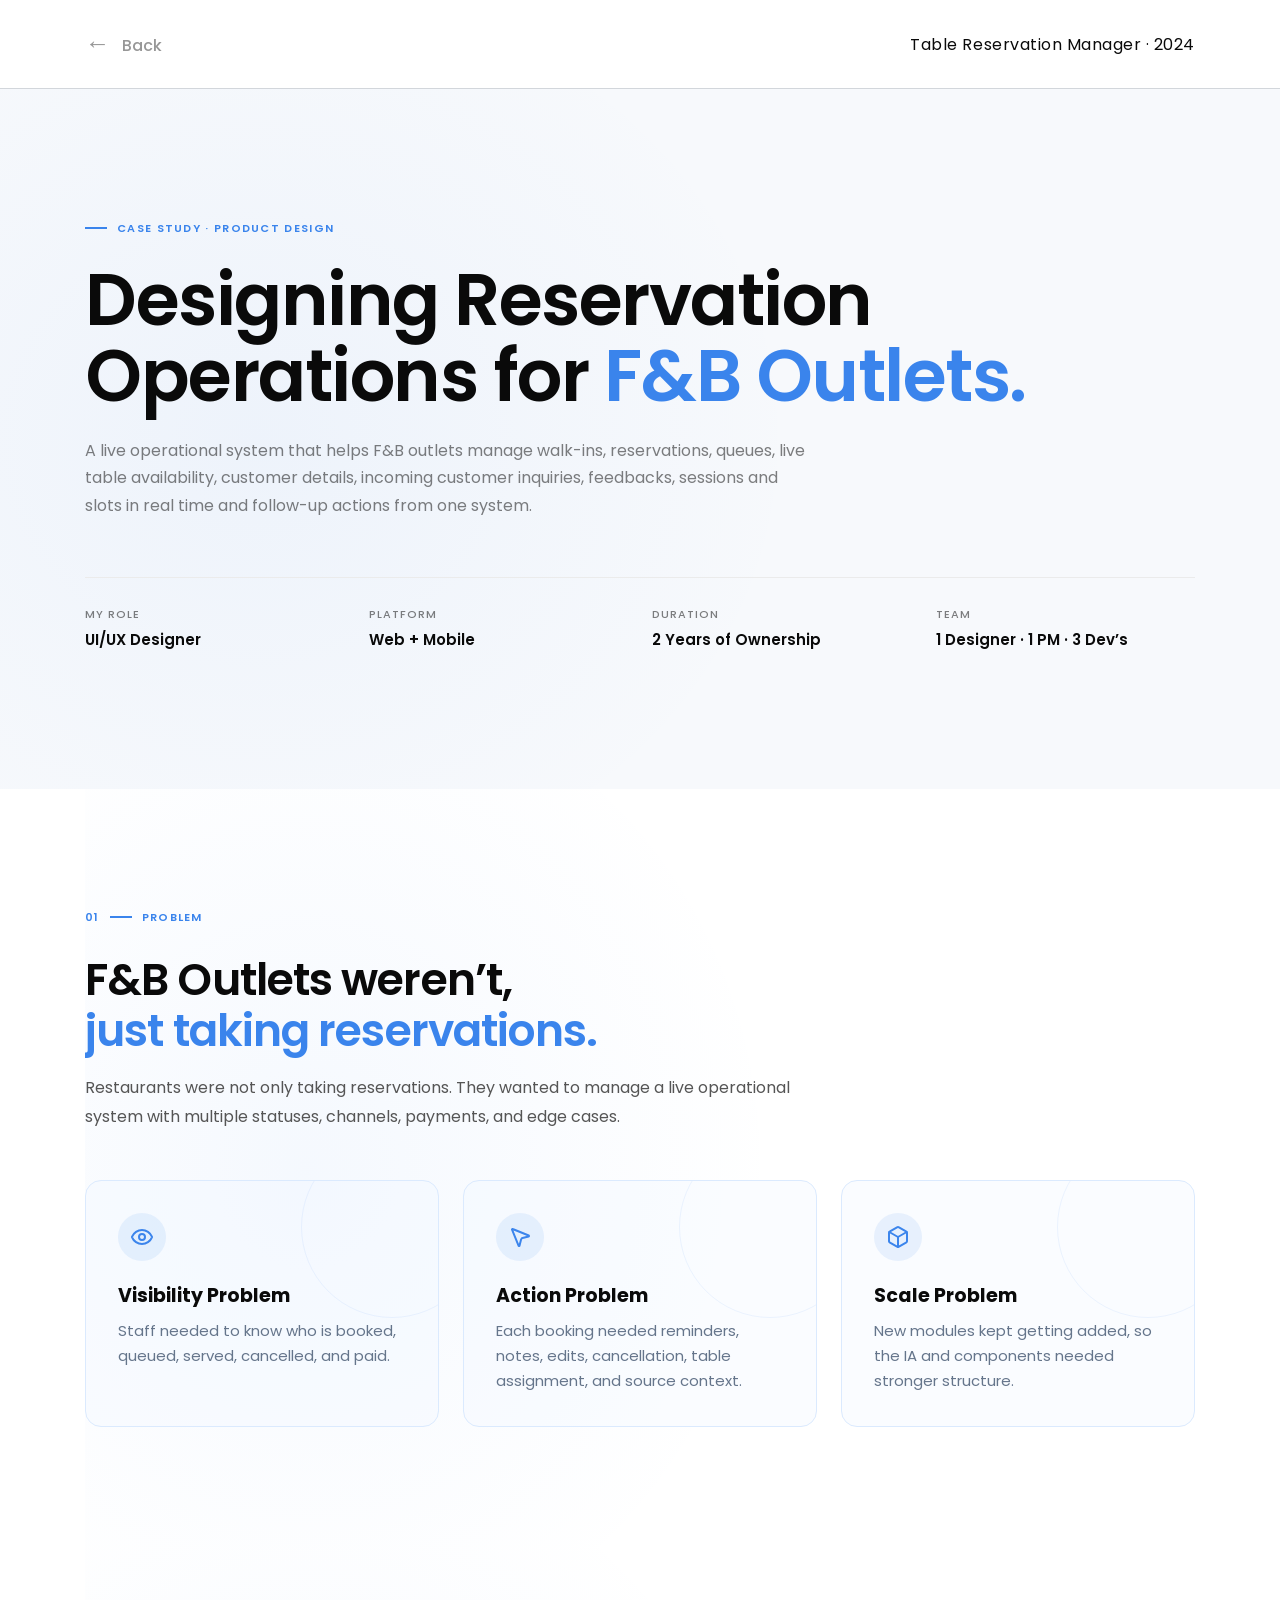
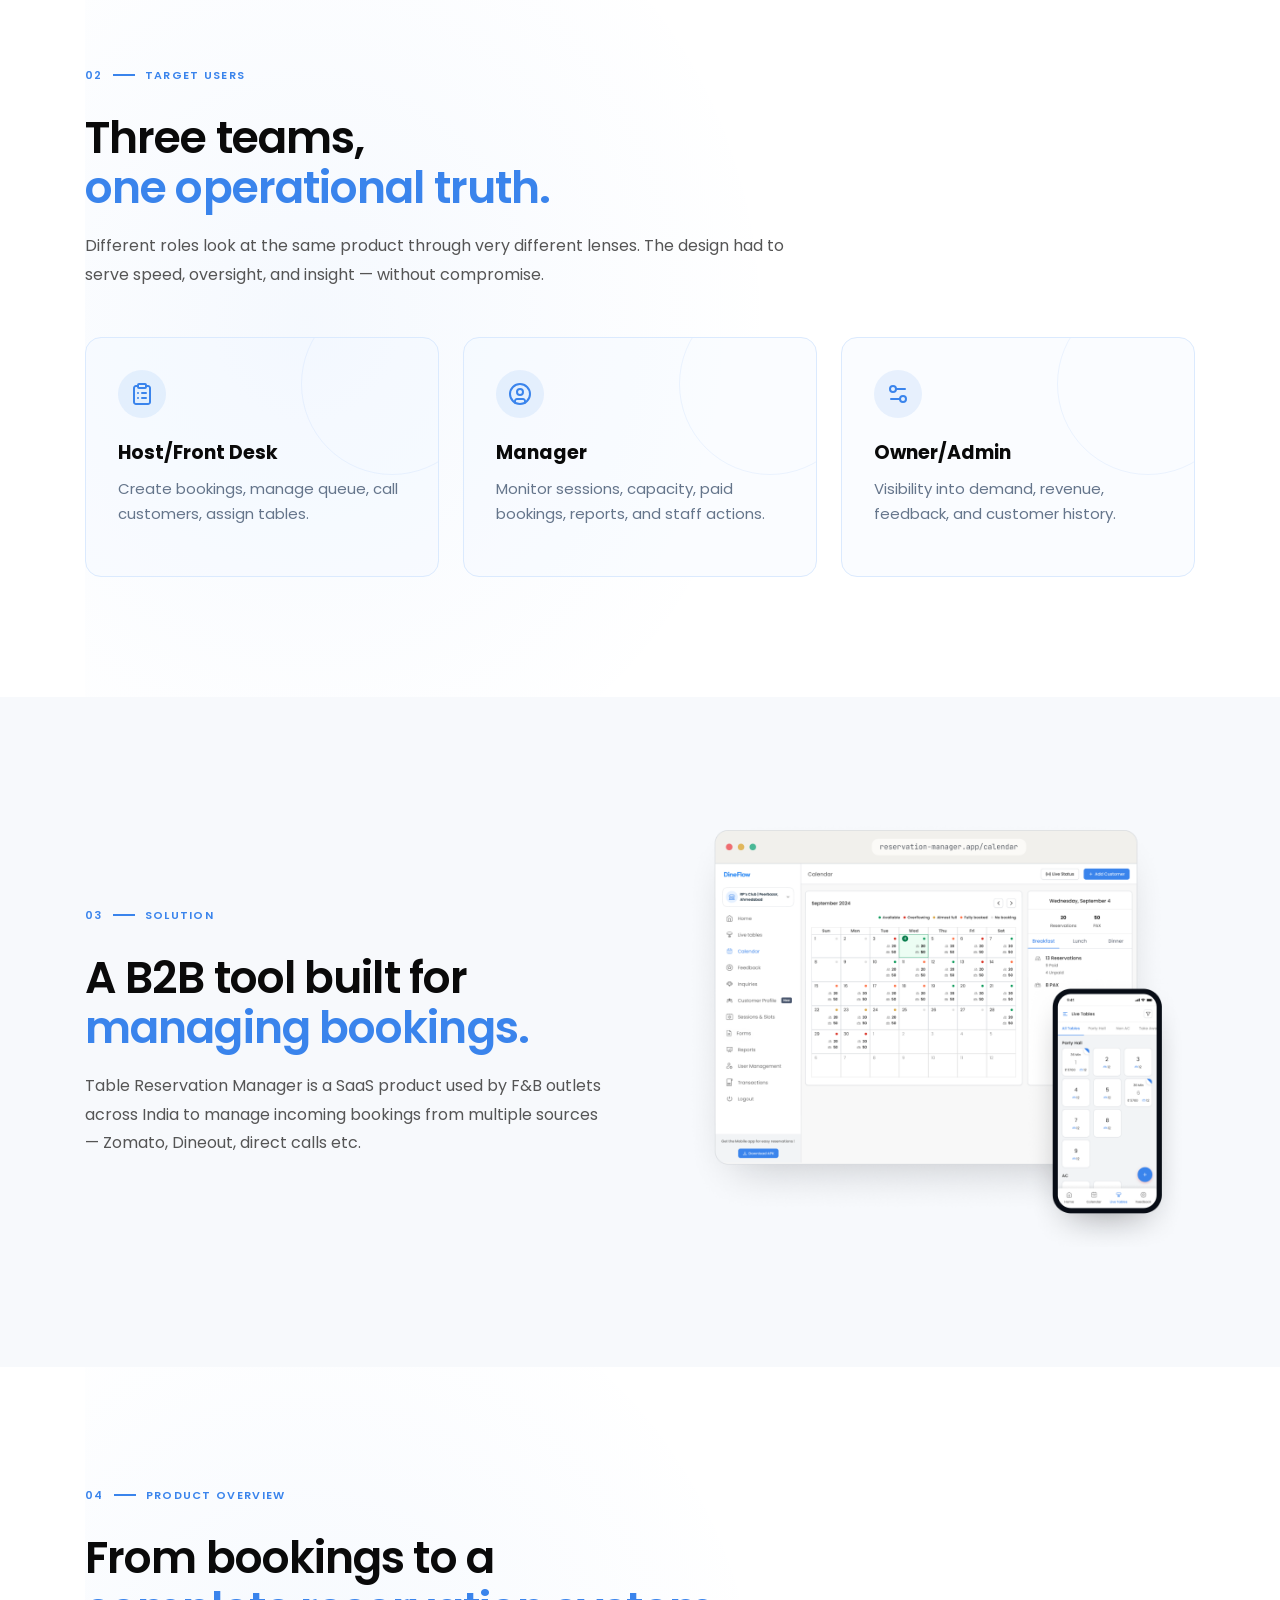
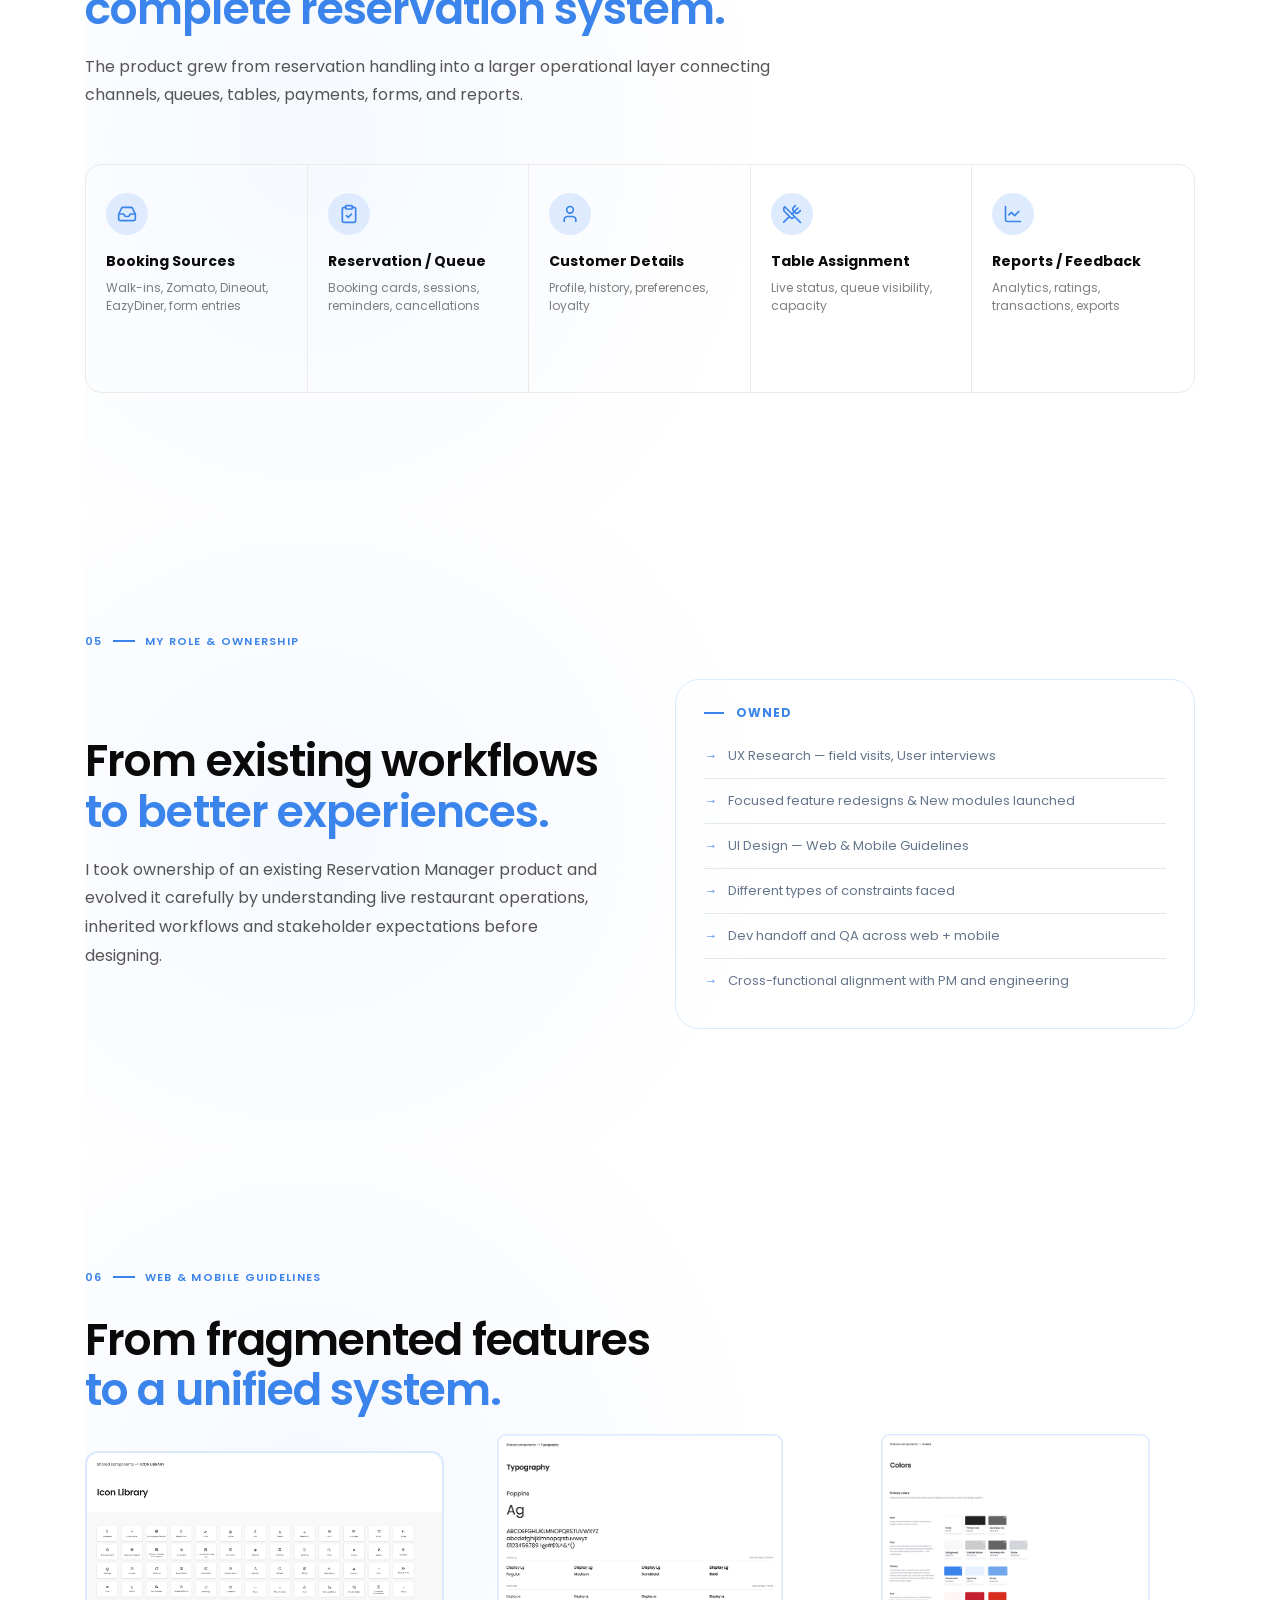
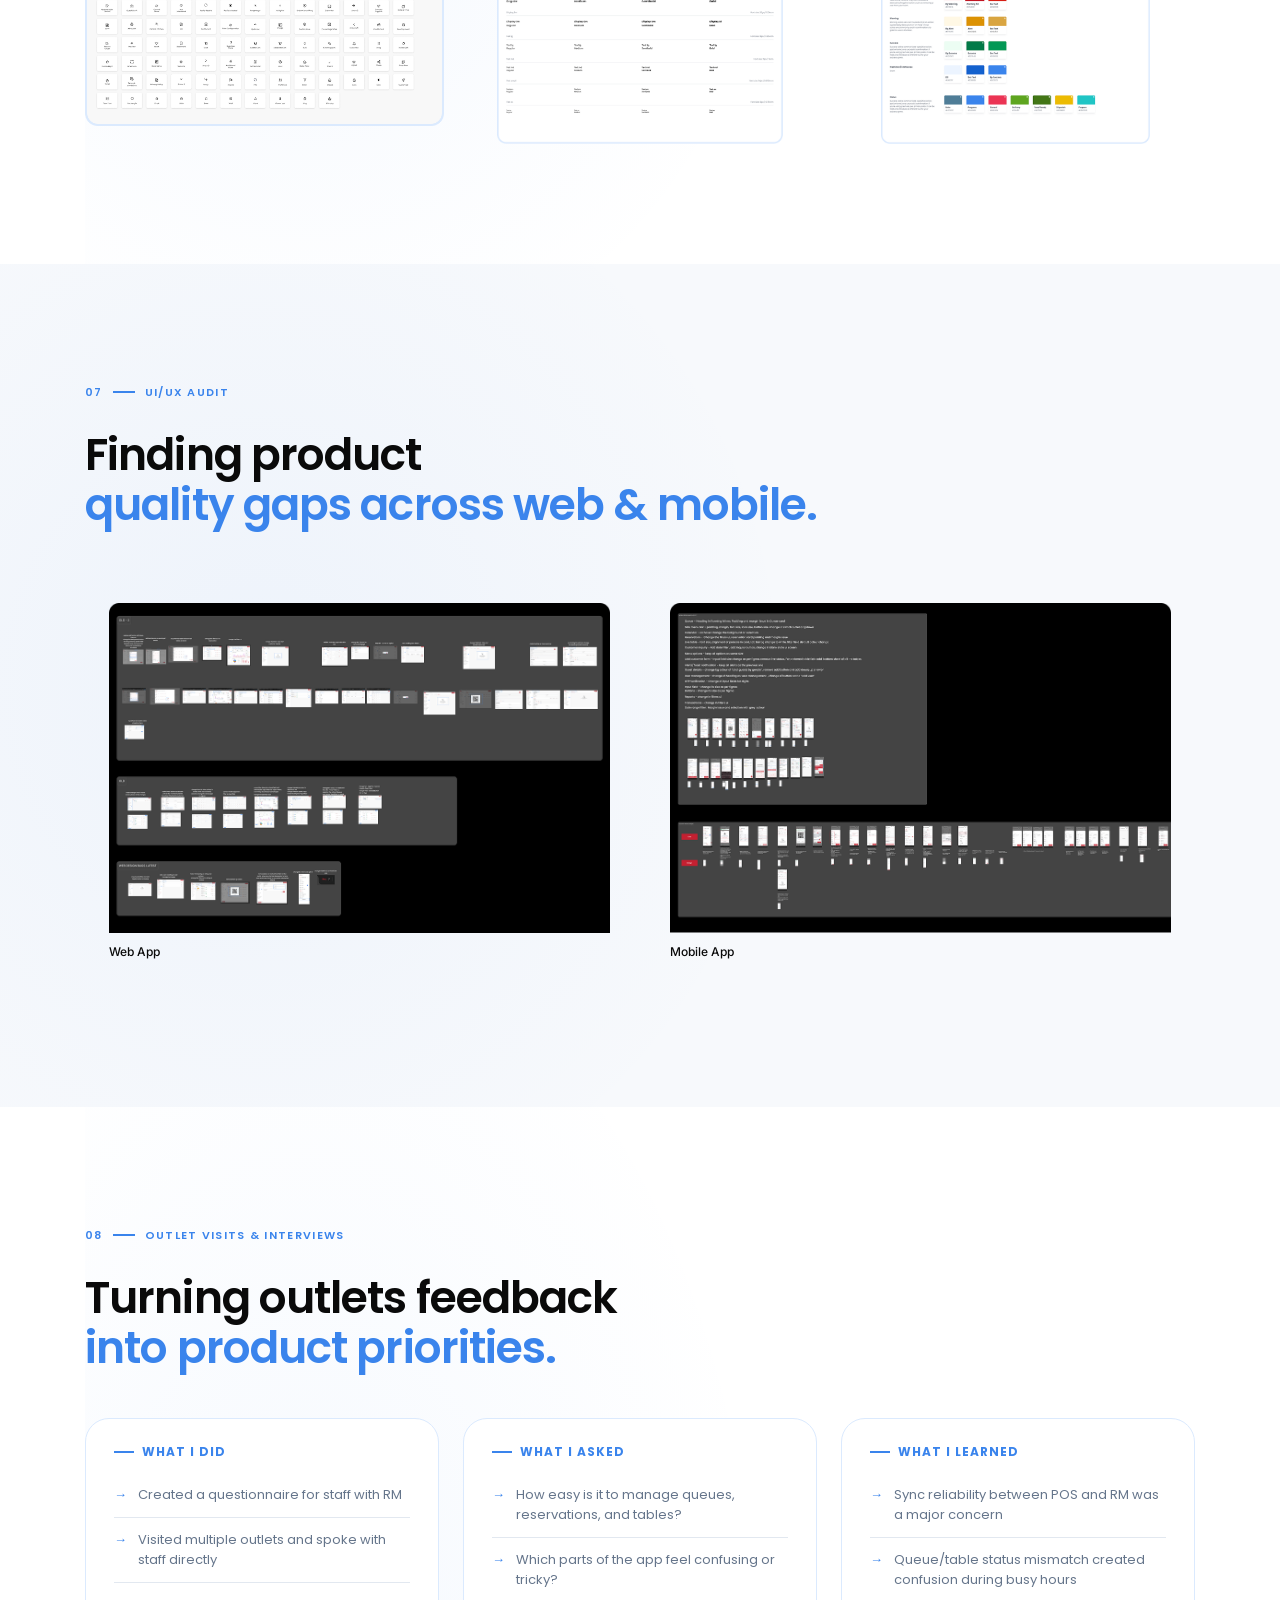
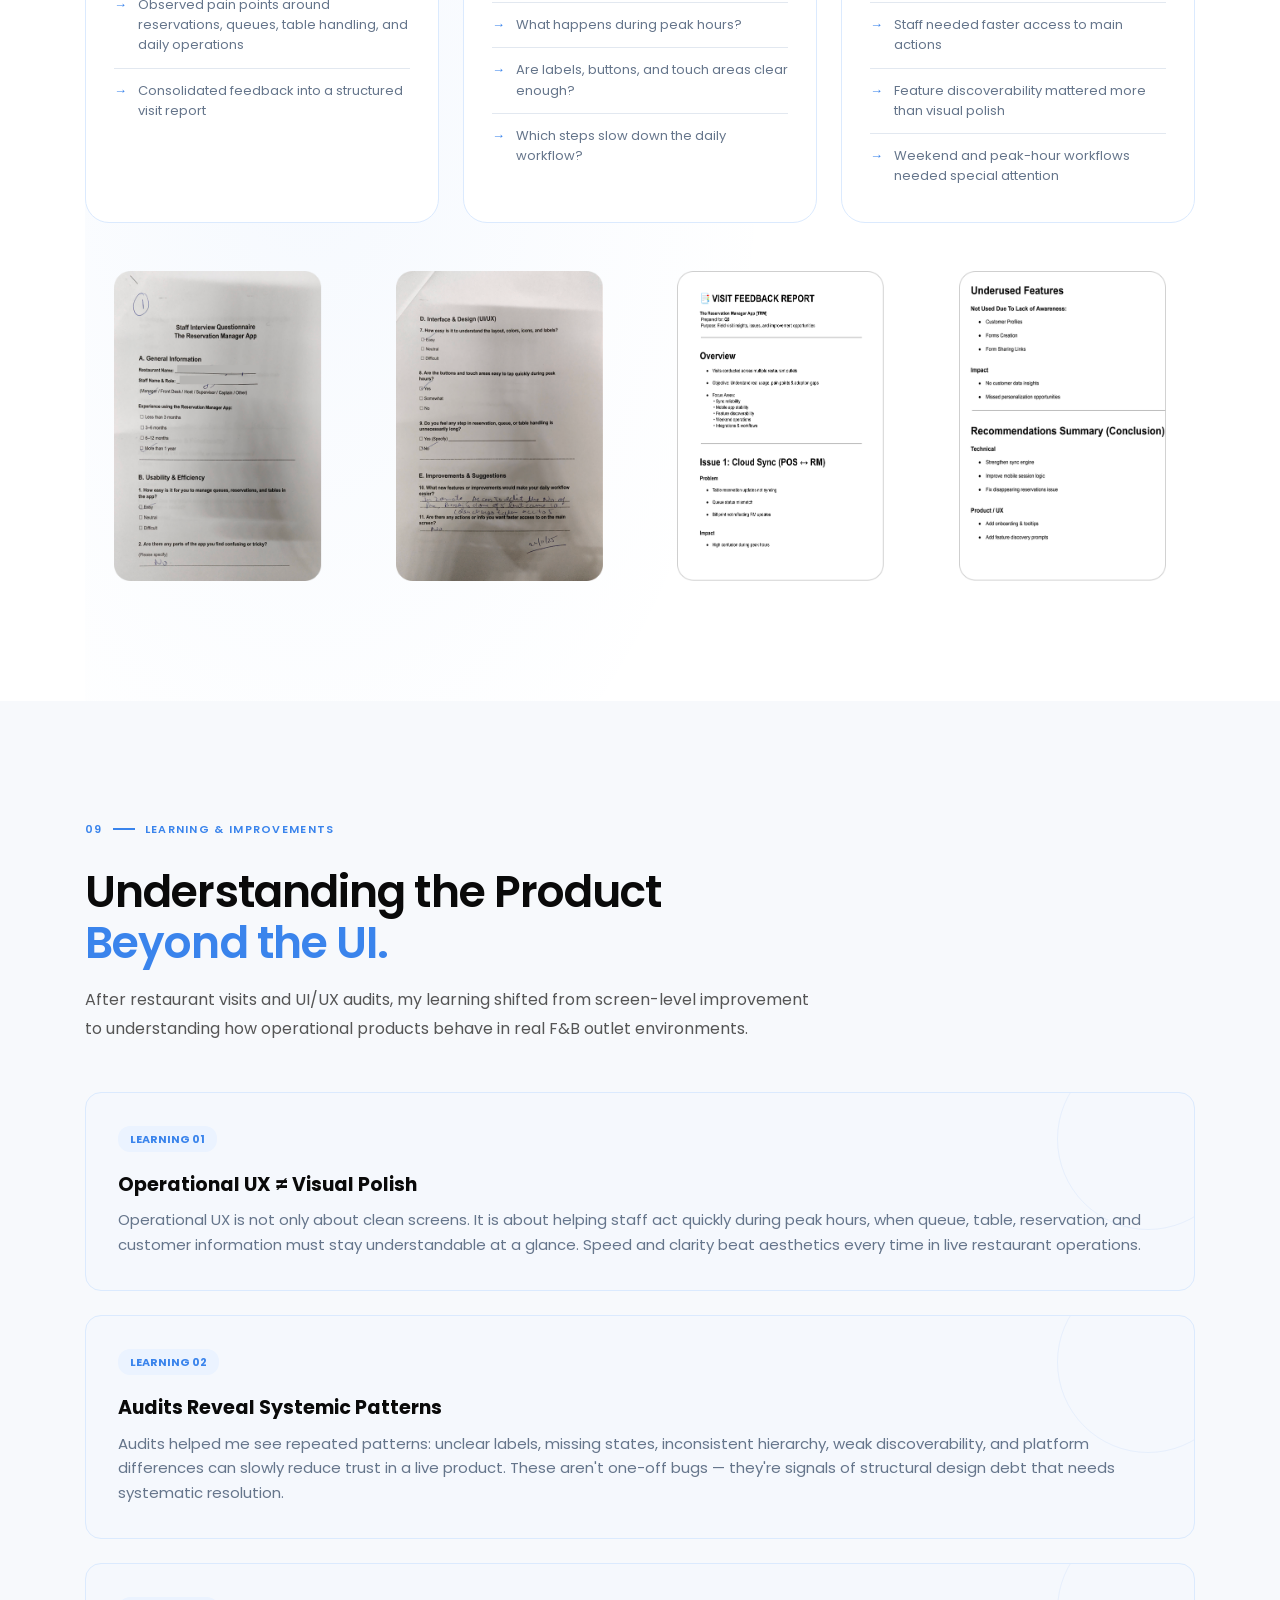
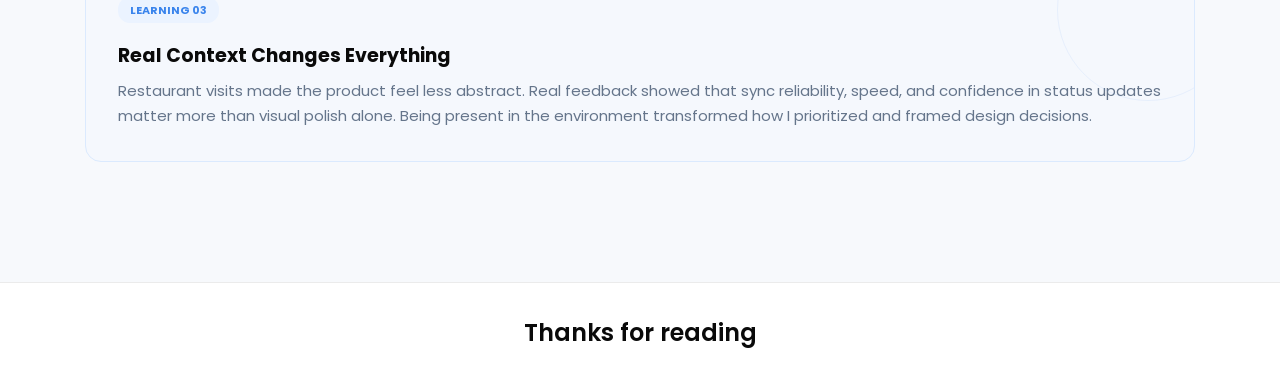
<file: table-reservation-manager.html>
<!doctype html>
<html lang="en">

<head>
  <meta charset="UTF-8" />
  <meta name="viewport" content="width=device-width, initial-scale=1.0" />
  <title>Table Reservation Manager · 2024</title>
  <link rel="preconnect" href="https://fonts.googleapis.com" />
  <link rel="preconnect" href="https://fonts.gstatic.com" crossorigin />
  <link
    href="https://fonts.googleapis.com/css2?family=Inter:wght@400;500;600;700&family=JetBrains+Mono:wght@400;600&family=Poppins:wght@400;500;600;700;800&display=swap"
    rel="stylesheet" />
  <link rel="stylesheet" href="css/table-reservation-manager-styles.css" />
</head>

<body>
  <header class="site-header">
    <nav class="site-nav" aria-label="Case study navigation">
      <a class="back-link" href="index.html" aria-label="Back to portfolio"><span aria-hidden="true">←</span> Back</a>
      <span class="nav-title">Table Reservation Manager · 2024</span>
    </nav>
  </header>
  <main id="top">
    <section class="hero section-tint">
      <div class="content hero-content">
        <p class="eyebrow"><span></span> Case Study · Product Design</p>
        <h1>Designing Reservation Operations for <em>F&amp;B Outlets.</em></h1>
        <p class="lead">A live operational system that helps F&B outlets manage walk-ins, reservations, queues, live
          table availability, customer details, incoming customer inquiries, feedbacks, sessions and slots in real time
          and follow-up actions from one system.</p>
        <dl class="meta-grid">
          <div>
            <dt>My Role</dt>
            <dd>UI/UX Designer</dd>
          </div>
          <div>
            <dt>Platform</dt>
            <dd>Web + Mobile </dd>
          </div>
          <div>
            <dt>Duration</dt>
            <dd>2 Years of Ownership</dd>
          </div>
          <div>
            <dt>Team</dt>
            <dd>1 Designer · 1 PM · 3 Dev’s</dd>
          </div>
        </dl>
      </div>
    </section>

    <section class="content section-block intro-block">
      <div class="section-label"><span>01</span><i></i>Problem</div>
      <div class="narrow-copy">
        <h2>F&amp;B Outlets weren’t,<br /><em>just taking reservations.</em></h2>
        <p>Restaurants were not only taking reservations. They wanted to manage a live
          operational system with multiple statuses, channels, payments, and edge cases.</p>
      </div>
      <div class="card-grid three-up">
        <article class="info-card">
          <div class="card-icon">
            <svg width="24" height="24" viewBox="0 0 24 24" fill="none" xmlns="http://www.w3.org/2000/svg">
              <path
                d="M2.06251 11.6514C1.97916 11.8759 1.97916 12.1229 2.06251 12.3474C2.87421 14.3155 4.25202 15.9983 6.02128 17.1825C7.79053 18.3666 9.87155 18.9988 12.0005 18.9988C14.1295 18.9988 16.2105 18.3666 17.9797 17.1825C19.749 15.9983 21.1268 14.3155 21.9385 12.3474C22.0218 12.1229 22.0218 11.8759 21.9385 11.6514C21.1268 9.68324 19.749 8.00042 17.9797 6.81628C16.2105 5.63214 14.1295 5 12.0005 5C9.87155 5 7.79053 5.63214 6.02128 6.81628C4.25202 8.00042 2.87421 9.68324 2.06251 11.6514Z"
                stroke="#3C85EC" stroke-width="2" stroke-linecap="round" stroke-linejoin="round" />
              <path
                d="M12 15C13.6569 15 15 13.6569 15 12C15 10.3431 13.6569 9 12 9C10.3431 9 9 10.3431 9 12C9 13.6569 10.3431 15 12 15Z"
                stroke="#3C85EC" stroke-width="2" stroke-linecap="round" stroke-linejoin="round" />
            </svg>
          </div>
          <h3>Visibility Problem</h3>
          <p>Staff needed to know who is booked, queued, served, cancelled, and paid.</p>
        </article>
        <article class="info-card">
          <div class="card-icon">
            <svg width="24" height="24" viewBox="0 0 24 24" fill="none" xmlns="http://www.w3.org/2000/svg">
              <path
                d="M4.04081 4.69181C4.00134 4.60072 3.99017 4.49988 4.00875 4.40236C4.02732 4.30485 4.07479 4.21517 4.14498 4.14498C4.21517 4.07479 4.30485 4.02732 4.40236 4.00875C4.49988 3.99017 4.60072 4.00134 4.69181 4.04081L20.6918 10.5408C20.7891 10.5804 20.8714 10.6497 20.9271 10.7388C20.9828 10.8279 21.009 10.9322 21.0021 11.037C20.9951 11.1419 20.9553 11.2418 20.8883 11.3227C20.8213 11.4037 20.7305 11.4614 20.6288 11.4878L14.5048 13.0678C14.1588 13.1568 13.8429 13.3368 13.59 13.5891C13.3372 13.8415 13.1565 14.157 13.0668 14.5028L11.4878 20.6288C11.4614 20.7305 11.4037 20.8213 11.3227 20.8883C11.2418 20.9553 11.1419 20.9951 11.037 21.0021C10.9322 21.009 10.8279 20.9828 10.7388 20.9271C10.6497 20.8714 10.5804 20.7891 10.5408 20.6918L4.04081 4.69181Z"
                stroke="#3C85EC" stroke-width="2" stroke-linecap="round" stroke-linejoin="round" />
            </svg>
          </div>
          <h3>Action Problem</h3>
          <p>Each booking needed reminders, notes, edits, cancellation, table assignment, and source context.</p>
        </article>
        <article class="info-card">
          <div class="card-icon">
            <svg width="24" height="24" viewBox="0 0 24 24" fill="none" xmlns="http://www.w3.org/2000/svg">
              <path
                d="M21 7.99795C20.9996 7.64722 20.9071 7.30276 20.7315 6.99911C20.556 6.69546 20.3037 6.44331 20 6.26795L13 2.26795C12.696 2.09241 12.3511 2 12 2C11.6489 2 11.304 2.09241 11 2.26795L4 6.26795C3.69626 6.44331 3.44398 6.69546 3.26846 6.99911C3.09294 7.30276 3.00036 7.64722 3 7.99795V15.9979C3.00036 16.3487 3.09294 16.6931 3.26846 16.9968C3.44398 17.3004 3.69626 17.5526 4 17.7279L11 21.7279C11.304 21.9035 11.6489 21.9959 12 21.9959C12.3511 21.9959 12.696 21.9035 13 21.7279L20 17.7279C20.3037 17.5526 20.556 17.3004 20.7315 16.9968C20.9071 16.6931 20.9996 16.3487 21 15.9979V7.99795Z"
                stroke="#3C85EC" stroke-width="2" stroke-linecap="round" stroke-linejoin="round" />
              <path d="M3.30078 7L12.0008 12L20.7008 7" stroke="#3C85EC" stroke-width="2" stroke-linecap="round"
                stroke-linejoin="round" />
              <path d="M12 22V12" stroke="#3C85EC" stroke-width="2" stroke-linecap="round" stroke-linejoin="round" />
            </svg>
          </div>
          <h3>Scale Problem</h3>
          <p>New modules kept getting added, so the IA and components needed stronger structure.</p>
        </article>
      </div>
    </section>

    <section class="content section-block">
      <div class="section-label"><span>02</span><i></i>Target Users</div>
      <div class="narrow-copy">
        <h2>Three teams, <br /><em>one operational truth.</em></h2>
        <p>Different roles look at the same product through very different lenses. The
          design had to serve speed, oversight, and insight — without compromise.</p>
      </div>
      <div class="card-grid three-up role-cards">
        <article class="info-card">
          <div class="card-icon"><svg width="24" height="24" viewBox="0 0 24 24" fill="none"
              xmlns="http://www.w3.org/2000/svg">
              <path
                d="M15 2H9C8.44772 2 8 2.44772 8 3V5C8 5.55228 8.44772 6 9 6H15C15.5523 6 16 5.55228 16 5V3C16 2.44772 15.5523 2 15 2Z"
                stroke="#3A84EC" stroke-width="2" stroke-linecap="round" stroke-linejoin="round" />
              <path
                d="M16 4H18C18.5304 4 19.0391 4.21071 19.4142 4.58579C19.7893 4.96086 20 5.46957 20 6V20C20 20.5304 19.7893 21.0391 19.4142 21.4142C19.0391 21.7893 18.5304 22 18 22H6C5.46957 22 4.96086 21.7893 4.58579 21.4142C4.21071 21.0391 4 20.5304 4 20V6C4 5.46957 4.21071 4.96086 4.58579 4.58579C4.96086 4.21071 5.46957 4 6 4H8"
                stroke="#3A84EC" stroke-width="2" stroke-linecap="round" stroke-linejoin="round" />
              <path d="M12 11H16" stroke="#3A84EC" stroke-width="2" stroke-linecap="round" stroke-linejoin="round" />
              <path d="M12 16H16" stroke="#3A84EC" stroke-width="2" stroke-linecap="round" stroke-linejoin="round" />
              <path d="M8 11H8.01" stroke="#3A84EC" stroke-width="2" stroke-linecap="round" stroke-linejoin="round" />
              <path d="M8 16H8.01" stroke="#3A84EC" stroke-width="2" stroke-linecap="round" stroke-linejoin="round" />
            </svg></div>
          <h3>Host/Front Desk</h3>
          <p>Create bookings, manage queue, call customers, assign tables.</p>
        </article>
        <article class="info-card">
          <div class="card-icon"><svg width="24" height="24" viewBox="0 0 24 24" fill="none"
              xmlns="http://www.w3.org/2000/svg">
              <path
                d="M12 22C17.5228 22 22 17.5228 22 12C22 6.47715 17.5228 2 12 2C6.47715 2 2 6.47715 2 12C2 17.5228 6.47715 22 12 22Z"
                stroke="#3A84EC" stroke-width="2" stroke-linecap="round" stroke-linejoin="round" />
              <path
                d="M12 13C13.6569 13 15 11.6569 15 10C15 8.34315 13.6569 7 12 7C10.3431 7 9 8.34315 9 10C9 11.6569 10.3431 13 12 13Z"
                stroke="#3A84EC" stroke-width="2" stroke-linecap="round" stroke-linejoin="round" />
              <path
                d="M7 20.662V19C7 18.4696 7.21071 17.9609 7.58579 17.5858C7.96086 17.2107 8.46957 17 9 17H15C15.5304 17 16.0391 17.2107 16.4142 17.5858C16.7893 17.9609 17 18.4696 17 19V20.662"
                stroke="#3A84EC" stroke-width="2" stroke-linecap="round" stroke-linejoin="round" />
            </svg></div>
          <h3>Manager</h3>
          <p>Monitor sessions, capacity, paid bookings, reports, and staff actions.</p>
        </article>
        <article class="info-card">
          <div class="card-icon"><svg width="24" height="24" viewBox="0 0 24 24" fill="none"
              xmlns="http://www.w3.org/2000/svg">
              <path d="M14 17H5" stroke="#3A84EC" stroke-width="2" stroke-linecap="round" stroke-linejoin="round" />
              <path d="M19 7H10" stroke="#3A84EC" stroke-width="2" stroke-linecap="round" stroke-linejoin="round" />
              <path
                d="M17 20C18.6569 20 20 18.6569 20 17C20 15.3431 18.6569 14 17 14C15.3431 14 14 15.3431 14 17C14 18.6569 15.3431 20 17 20Z"
                stroke="#3A84EC" stroke-width="2" stroke-linecap="round" stroke-linejoin="round" />
              <path
                d="M7 10C8.65685 10 10 8.65685 10 7C10 5.34315 8.65685 4 7 4C5.34315 4 4 5.34315 4 7C4 8.65685 5.34315 10 7 10Z"
                stroke="#3A84EC" stroke-width="2" stroke-linecap="round" stroke-linejoin="round" />
            </svg></div>
          <h3>Owner/Admin</h3>
          <p>Visibility into demand, revenue, feedback, and customer history.</p>
        </article>
      </div>
    </section>

    <section class="section-tint image-section">
      <div class="content split-layout product-split">
        <div>
          <div class="section-label"><span>03</span><i></i>Solution</div>
          <h2>A B2B tool built for <br /><em>managing bookings.</em></h2>
          <p>Table Reservation Manager is a SaaS product used by F&amp;B outlets across India to manage incoming
            bookings from multiple sources — Zomato, Dineout, direct calls etc.</p>
        </div>
        <img class="product-shot" src="assets/images/product-shot.png" alt="Table Reservation Manager dashboard" />
      </div>
    </section>

    <section class="content section-block">
      <div class="section-label"><span>04</span><i></i>Product Overview</div>
      <div class="narrow-copy">
        <h2>From bookings to a <br /><em>complete reservation system.</em></h2>
        <p>The product grew from reservation handling into a larger operational layer connecting channels, queues,
          tables, payments, forms, and reports.</p>
      </div>
      <div class="flow-grid">
        <article class="flow-item">
          <div class="flow-icon"><svg width="20" height="20" viewBox="0 0 20 20" fill="none"
              xmlns="http://www.w3.org/2000/svg">
              <path d="M18.3346 10H13.3346L11.668 12.5H8.33463L6.66797 10H1.66797" stroke="#3A84EC"
                stroke-width="1.66667" stroke-linecap="round" stroke-linejoin="round" />
              <path
                d="M4.54297 4.25703L1.66797 9.9987V14.9987C1.66797 15.4407 1.84356 15.8646 2.15612 16.1772C2.46868 16.4898 2.89261 16.6654 3.33464 16.6654H16.668C17.11 16.6654 17.5339 16.4898 17.8465 16.1772C18.159 15.8646 18.3346 15.4407 18.3346 14.9987V9.9987L15.4596 4.25703C15.3217 3.97935 15.1089 3.74567 14.8454 3.58226C14.5819 3.41885 14.278 3.3322 13.968 3.33203H6.03463C5.72456 3.3322 5.42069 3.41885 5.15717 3.58226C4.89366 3.74567 4.68095 3.97935 4.54297 4.25703Z"
                stroke="#3A84EC" stroke-width="1.66667" stroke-linecap="round" stroke-linejoin="round" />
            </svg></div>
          <h3>Booking Sources</h3>
          <p>Walk-ins, Zomato, Dineout, EazyDiner, form entries</p>
        </article>
        <article class="flow-item">
          <div class="flow-icon">
            <svg width="20" height="20" viewBox="0 0 20 20" fill="none" xmlns="http://www.w3.org/2000/svg">
              <g clip-path="url(#clip0_578_241)">
                <path
                  d="M12.5013 1.66797H7.5013C7.04106 1.66797 6.66797 2.04106 6.66797 2.5013V4.16797C6.66797 4.62821 7.04106 5.0013 7.5013 5.0013H12.5013C12.9615 5.0013 13.3346 4.62821 13.3346 4.16797V2.5013C13.3346 2.04106 12.9615 1.66797 12.5013 1.66797Z"
                  stroke="#3A84EC" stroke-width="1.66667" stroke-linecap="round" stroke-linejoin="round" />
                <path
                  d="M13.332 3.33203H14.9987C15.4407 3.33203 15.8646 3.50763 16.1772 3.82019C16.4898 4.13275 16.6654 4.55667 16.6654 4.9987V16.6654C16.6654 17.1074 16.4898 17.5313 16.1772 17.8439C15.8646 18.1564 15.4407 18.332 14.9987 18.332H4.9987C4.55667 18.332 4.13275 18.1564 3.82019 17.8439C3.50763 17.5313 3.33203 17.1074 3.33203 16.6654V4.9987C3.33203 4.55667 3.50763 4.13275 3.82019 3.82019C4.13275 3.50763 4.55667 3.33203 4.9987 3.33203H6.66536"
                  stroke="#3A84EC" stroke-width="1.66667" stroke-linecap="round" stroke-linejoin="round" />
                <path d="M7.5 11.6667L9.16667 13.3333L12.5 10" stroke="#3A84EC" stroke-width="1.66667"
                  stroke-linecap="round" stroke-linejoin="round" />
              </g>
              <defs>
                <clipPath id="clip0_578_241">
                  <rect width="20" height="20" fill="white" />
                </clipPath>
              </defs>
            </svg>
          </div>
          <h3>Reservation / Queue</h3>
          <p>Booking cards, sessions, reminders, cancellations</p>
        </article>
        <article class="flow-item">
          <div class="flow-icon"><svg width="20" height="20" viewBox="0 0 20 20" fill="none"
              xmlns="http://www.w3.org/2000/svg">
              <path
                d="M15.8346 17.5V15.8333C15.8346 14.9493 15.4834 14.1014 14.8583 13.4763C14.2332 12.8512 13.3854 12.5 12.5013 12.5H7.5013C6.61725 12.5 5.7694 12.8512 5.14428 13.4763C4.51916 14.1014 4.16797 14.9493 4.16797 15.8333V17.5"
                stroke="#3A84EC" stroke-width="1.66667" stroke-linecap="round" stroke-linejoin="round" />
              <path
                d="M10.0013 9.16667C11.8423 9.16667 13.3346 7.67428 13.3346 5.83333C13.3346 3.99238 11.8423 2.5 10.0013 2.5C8.16035 2.5 6.66797 3.99238 6.66797 5.83333C6.66797 7.67428 8.16035 9.16667 10.0013 9.16667Z"
                stroke="#3A84EC" stroke-width="1.66667" stroke-linecap="round" stroke-linejoin="round" />
            </svg></div>
          <h3>Customer Details</h3>
          <p>Profile, history, preferences, loyalty</p>
        </article>
        <article class="flow-item">
          <div class="flow-icon">
            <svg width="20" height="20" viewBox="0 0 20 20" fill="none" xmlns="http://www.w3.org/2000/svg">
              <g clip-path="url(#clip0_578_264)">
                <path
                  d="M13.3344 1.66797L11.4178 3.58464C10.9597 4.05196 10.7031 4.68025 10.7031 5.33464C10.7031 5.98902 10.9597 6.61731 11.4178 7.08464L12.9178 8.58464C13.3851 9.0427 14.0134 9.29928 14.6678 9.29928C15.3222 9.29928 15.9504 9.0427 16.4178 8.58464L18.3344 6.66797"
                  stroke="#3A84EC" stroke-width="1.66667" stroke-linecap="round" stroke-linejoin="round" />
                <path
                  d="M12.4997 12.5L2.74973 2.75C2.41713 3.07588 2.1529 3.46485 1.97252 3.89413C1.79213 4.3234 1.69922 4.78436 1.69922 5.25C1.69922 5.71564 1.79213 6.1766 1.97252 6.60587C2.1529 7.03515 2.41713 7.42412 2.74973 7.75L8.83306 13.8333C9.4164 14.4167 10.4997 14.4167 11.1664 13.8333L12.4997 12.5ZM12.4997 12.5L18.3331 18.3333"
                  stroke="#3A84EC" stroke-width="1.66667" stroke-linecap="round" stroke-linejoin="round" />
                <path d="M1.75 18.168L7.08333 12.918" stroke="#3A84EC" stroke-width="1.66667" stroke-linecap="round"
                  stroke-linejoin="round" />
                <path d="M15.8333 4.16797L10 10.0013" stroke="#3A84EC" stroke-width="1.66667" stroke-linecap="round"
                  stroke-linejoin="round" />
              </g>
              <defs>
                <clipPath id="clip0_578_264">
                  <rect width="20" height="20" fill="white" />
                </clipPath>
              </defs>
            </svg>
          </div>
          <h3>Table Assignment</h3>
          <p>Live status, queue visibility, capacity</p>
        </article>
        <article class="flow-item">
          <div class="flow-icon"><svg width="20" height="20" viewBox="0 0 20 20" fill="none"
              xmlns="http://www.w3.org/2000/svg">
              <path
                d="M2.5 2.5V15.8333C2.5 16.2754 2.67559 16.6993 2.98816 17.0118C3.30072 17.3244 3.72464 17.5 4.16667 17.5H17.5"
                stroke="#3A84EC" stroke-width="1.66667" stroke-linecap="round" stroke-linejoin="round" />
              <path d="M15.832 7.5L11.6654 11.6667L8.33203 8.33333L5.83203 10.8333" stroke="#3A84EC"
                stroke-width="1.66667" stroke-linecap="round" stroke-linejoin="round" />
            </svg></div>
          <h3>Reports / Feedback</h3>
          <p>Analytics, ratings, transactions, exports</p>
        </article>
      </div>
    </section>

    <section class="content section-block ownership-section">
      <div class="section-label"><span>05</span><i></i>My Role &amp; Ownership</div>
      <div class="split-layout">
        <div class="narrow-copy">
          <h2>From existing workflows <br /><em>to better experiences.</em></h2>
          <p>I took ownership of an existing Reservation Manager product and evolved it carefully by understanding live
            restaurant operations, inherited workflows and stakeholder expectations before designing.</p>
        </div>
        <div class="ownership-card">
          <h3><span></span> Owned</h3>
          <ul>
            <li>UX Research — field visits, User interviews</li>
            <li>Focused feature redesigns & New modules launched</li>
            <li>UI Design — Web & Mobile Guidelines</li>
            <li>Different types of constraints faced</li>
            <li>Dev handoff and QA across web + mobile</li>
            <li>Cross-functional alignment with PM and engineering</li>
          </ul>
        </div>
      </div>
    </section>

    <section class="content section-block visual-section">
      <div class="section-label"><span>06</span><i></i>Web & Mobile Guidelines</div>
      <div class="narrow-copy">
        <h2>From fragmented features <br /><em>to a unified system.</em></h2>
      </div>
      <div class="visual-grid fragmented-features"><img src="assets/images/unified-system-01.png"
          alt="Reservation interface" /><img src="assets/images/unified-system-02.png" alt="Reservation workflow" /><img
          src="assets/images/unified-system-03.png" alt="Table management interface" /></div>
    </section>

    <section class="section-block quality-section">
      <div class="content">
        <div class="section-label"><span>07</span><i></i>UI/UX Audit</div>
        <div class="narrow-copy">
          <h2>Finding product <br /><em>quality gaps across web &amp; mobile.</em></h2>
        </div>
        <div class="dark-visuals">
          <div class="dark-visuals-item">
            <img src="assets/images/web_app.png" alt="Web App" />
            <strong>Web App</strong>
          </div>
          <div class="dark-visuals-item">
            <img src="assets/images/mobile_app.png" alt="Mobile App" />
            <strong>Mobile App</strong>
          </div>
        </div>
      </div>
    </section>

    <section class="content section-block feedback-section">
      <div class="section-label"><span>08</span><i></i>Outlet Visits &amp; Interviews</div>
      <div class="narrow-copy">
        <h2>Turning outlets feedback <br /><em>into product priorities.</em></h2>
      </div>
      <div class="feedback-grid">
        <div class="ownership-card white-background">
          <h3><span></span>What I Did</h3>
          <ul>
            <li>Created a questionnaire for staff with RM</li>
            <li>Visited multiple outlets and spoke with staff directly</li>
            <li>Observed pain points around reservations, queues, table handling, and daily operations</li>
            <li>Consolidated feedback into a structured visit report</li>
          </ul>
        </div>
        <div class="ownership-card white-background">
          <h3><span></span>What I Asked</h3>
          <ul>
            <li>How easy is it to manage queues, reservations, and tables?</li>
            <li>Which parts of the app feel confusing or tricky?</li>
            <li>What happens during peak hours?</li>
            <li>Are labels, buttons, and touch areas clear enough?</li>
            <li>Which steps slow down the daily workflow?</li>
          </ul>
        </div>
        <div class="ownership-card white-background">
          <h3><span></span>What I Learned</h3>
          <ul>
            <li>Sync reliability between POS and RM was a major concern</li>
            <li>Queue/table status mismatch created confusion during busy hours</li>
            <li>Staff needed faster access to main actions</li>
            <li>Feature discoverability mattered more than visual polish</li>
            <li>Weekend and peak-hour workflows needed special attention</li>
          </ul>
        </div>
      </div>
      <div class="visual-grid feedback-image-grid" aria-label="Outlet visit and interview visuals">
        <img src="assets/images/reservation-workflow-01.png"
          alt="Reservation workflow discussed during an outlet visit" />
        <img src="assets/images/reservation-workflow-02.png"
          alt="Reservation interface reviewed during an outlet interview" />
        <img src="assets/images/reservation-workflow-03.png" alt="Table management workflow from outlet research" />
        <img src="assets/images/reservation-workflow-04.png" alt="Table management workflow from outlet research" />
      </div>
    </section>

    <section class="section-tint learning-section">
      <div class="content">
        <div class="section-label"><span>09</span><i></i>Learning &amp; Improvements</div>
        <div class="narrow-copy">
          <h2>Understanding the Product <em>Beyond the UI.</em></h2>
          <p>After restaurant visits and UI/UX audits, my learning shifted from screen-level improvement to
            understanding how operational products behave in real F&amp;B outlet environments.</p>
        </div>
        <div class="learning-list">
          <article class="info-card">
            <span class="info-serial-no">Learning 01</span>
            <h3>Operational UX ≠ Visual Polish</h3>
            <p>Operational UX is not only about clean screens. It is about helping staff act quickly during peak hours,
              when queue, table, reservation, and customer information must stay understandable at a glance. Speed and
              clarity beat aesthetics every time in live restaurant operations.</p>
          </article>
          <article class="info-card">
            <span class="info-serial-no">Learning 02</span>
            <h3>Audits Reveal Systemic Patterns</h3>
            <p>Audits helped me see repeated patterns: unclear labels, missing states, inconsistent hierarchy, weak
              discoverability, and platform differences can slowly reduce trust in a live product. These aren't one-off
              bugs — they're signals of structural design debt that needs systematic resolution.</p>
          </article>
          <article class="info-card">
            <span class="info-serial-no">Learning 03</span>
            <h3>Real Context Changes Everything</h3>
            <p>Restaurant visits made the product feel less abstract. Real feedback showed that sync reliability, speed,
              and confidence in status updates matter more than visual polish alone. Being present in the environment
              transformed how I prioritized and framed design decisions.</p>
          </article>
        </div>
      </div>
    </section>
  </main>
  <footer class="site-footer">Thanks for reading</footer>
  <script src="js/table-reservation-manager-script.js" defer></script>
</body>

</html>
</file>
<file: css/index-styles.css>
* {
    margin: 0;
    padding: 0;
    box-sizing: border-box;
    border-color: rgb(229, 231, 235);
}

body {
    background-color: #ffffff;
    color: #000000;
    font-family: "Poppins", sans-serif;
    line-height: 1.6;
}

/* Header */
header {
    background-color: #ffffff;
    border-bottom: 1px solid rgba(0, 0, 0, 0.05);
    position: sticky;
    top: 0;
    z-index: 100;
}

.header-container {
    max-width: 1440px;
    margin: 0 auto;
    display: flex;
    align-items: center;
    justify-content: space-between;
    gap: 1rem;
    padding: 0 1.5rem;
}

.logo-link {
    display: flex;
    align-items: center;
    text-decoration: none;
}

.logo {
    height: 70px;
    width: auto;
}

@media (min-width: 640px) {
    .header-container {
        padding: 0 2.5rem;
    }

    .logo {
        height: 95px;
    }
}

@media (min-width: 1024px) {
    .header-container {
        padding: 0 7.5rem;
    }
}

.header-text {
    font-size: 0.875rem;
    color: #000000;
    margin-bottom: 0;
}

@media (min-width: 640px) {
    .header-text {
        font-size: 1rem;
    }
}

/* Sections */
section {
    margin: 0 auto;
    display: flex;
    flex-direction: column;
    gap: 2.25rem;
    padding: 2.25rem 1.5rem;
}

@media (min-width: 640px) {
    section {
        padding: 2.5rem;
    }
}

@media (min-width: 1024px) {
    section {
        padding: 5rem 7.5rem;
    }
}

.max-w-section {
    max-width: 1440px;
}

/* Avatar */
.avatar {
    position: relative;
    height: 80px;
    width: 80px;
    overflow: hidden;
    border-radius: 50%;
    box-shadow: 0 24px 24px -1.75px rgba(0, 0, 0, 0.16),
        0 9.441px 9.441px -1.4px rgba(0, 0, 0, 0.12);
}

.avatar img {
    position: absolute;
    top: 0;
    left: 0;
    height: 100%;
    width: 100%;
    border-radius: 50%;
    border: 4px solid #000000;
    object-fit: cover;
}

/* Hero Section */
.hero-flex {
    display: flex;
    flex-direction: column;
    align-items: flex-start;
    gap: 1rem;
}

.hero-title {
    font-size: 2rem;
    font-weight: 600;
    line-height: 1.4;
    letter-spacing: -0.03em;
    color: #000000;
    max-width: 612px;
}

@media (min-width: 640px) {
    .hero-title {
        font-size: 2.5rem;
    }
}

@media (min-width: 1024px) {
    .hero-title {
        font-size: 3rem;
    }
}

.hero-subtitle {
    max-width: 630px;
    font-size: 1rem;
    line-height: 1.7;
    color: rgba(0, 0, 0, 0.5);
}

/* Buttons */
.button-group {
    display: flex;
    flex-wrap: wrap;
    gap: 1rem;
    margin-top: 1rem;
}

.btn-primary {
    display: inline-flex;
    align-items: center;
    justify-content: center;
    gap: 0.5rem;
    border-radius: 1rem;
    border: 1px solid #000000;
    background-color: #000000;
    padding: 0.75rem 1.25rem;
    font-size: 1rem;
    font-weight: 600;
    color: #ffffff;
    text-decoration: none;
    box-shadow: 0 24px 52.8px 0 rgba(0, 0, 0, 0.1),
        0 9.441px 20.771px 0 rgba(0, 0, 0, 0.14),
        0 4.253px 9.357px 0 rgba(0, 0, 0, 0.06);
    cursor: pointer;
    transition: all 0.3s ease;
    overflow: hidden;
}

.btn-primary:hover {
    background-color: #333333;
    border-color: #333333;
}

.btn-primary span {
    opacity: 0.9;
}

.btn-primary img {
    height: 1.25rem;
    width: 1.25rem;
}

.btn-secondary {
    display: flex;
    align-items: center;
    justify-content: center;
    gap: 0.5rem;
    border-radius: 1rem;
    background-color: #ffffff;
    padding: 0.75rem 1.25rem;
    font-size: 1rem;
    font-weight: 400;
    color: #000000;
    text-decoration: none;
    box-shadow: 0 1px 1px 0 rgba(0, 0, 0, 0.09), 0 2px 1px 0 rgba(0, 0, 0, 0.05);
    cursor: pointer;
    transition: all 0.3s ease;
    border: none;
}

.btn-secondary:hover {
    background-color: #f5f5f5;
}

.btn-secondary img {
    height: 1.25rem;
    width: 1.25rem;
}

/* Work Grid */
.work-grid {
    display: grid;
    grid-template-columns: repeat(auto-fit, minmax(300px, 1fr));
    gap: 2rem;
    width: 100%;
}

@media (min-width: 768px) {
    .work-grid {
        grid-template-columns: repeat(2, 1fr);
    }
}

.work-card {
    display: flex;
    flex-direction: column;
    gap: 1rem;
    overflow: hidden;
}

.work-image {
    width: 100%;
    border-radius: 1rem;
    object-fit: cover;
    aspect-ratio: 768/400;
}

.work-tags {
    display: flex;
    flex-wrap: wrap;
    gap: 0.75rem;
}

.tag {
    border-radius: 9999px;
    border: 1px solid rgba(0, 0, 0, 0.1);
    padding: 0.25rem 1rem;
    font-size: 0.875rem;
    display: inline-block;
}

.work-title {
    font-size: 1.5rem;
    font-weight: 600;
    line-height: 1.4;
    letter-spacing: -0.017em;
    color: #000000;
}

.work-description {
    font-size: 1rem;
    line-height: 1.7;
    color: rgba(0, 0, 0, 0.5);
}

/* Section Titles */
h2 {
    font-size: 2rem;
    font-weight: 600;
    line-height: 1.4;
    letter-spacing: -0.03em;
    color: #000000;
}

@media (min-width: 640px) {
    h2 {
        font-size: 2.5rem;
    }
}

/* Experience Section */
.experience-list {
    display: flex;
    flex-direction: column;
    gap: 2.5rem;
    width: 100%;
}

.experience-item {
    display: flex;
    flex-direction: column;
    gap: 1rem;
}

@media (min-width: 768px) {
    .experience-item {
        flex-direction: row;
        gap: 1rem;
    }
}

.experience-period {
    font-size: 1.25rem;
    font-weight: 600;
    line-height: 1.4;
    letter-spacing: -0.017em;
    color: rgba(0, 0, 0, 0.5);
}

@media (min-width: 640px) {
    .experience-period {
        font-size: 1.5rem;
    }
}

@media (min-width: 768px) {
    .experience-period {
        flex-shrink: 0;
        width: 450px;
    }
}

.experience-content {
    flex: 1;
    display: flex;
    flex-direction: column;
    gap: 0.25rem;
}

.experience-company {
    font-size: 1.5rem;
    font-weight: 600;
    line-height: 1.4;
    letter-spacing: -0.017em;
    color: #000000;
}

.experience-role {
    font-size: 1.125rem;
    line-height: 1.5;
    color: rgba(0, 0, 0, 0.5);
}

.experience-description {
    margin-top: 0.5rem;
    font-size: 1rem;
    line-height: 1.7;
    color: #262626;
}

/* Expertise Grid */
.expertise-grid {
    display: grid;
    grid-template-columns: 1fr;
    gap: 1.5rem;
    width: 100%;
}

@media (min-width: 640px) {
    .expertise-grid {
        grid-template-columns: repeat(2, 1fr);
    }
}

.expertise-card {
    display: flex;
    align-items: center;
    gap: 24px;
    border-radius: 16px;
    background-color: #f5f5f5;
    padding: 24px;
}

.expertise-icon {
    flex-shrink: 0;
    height: 72px;
    width: 72px;
    display: flex;
    align-items: center;
    justify-content: center;
    border-radius: 50%;
    background-color: #ffffff;
    padding: 1.375rem;
}

.expertise-icon img {
    height: 100%;
    width: 100%;
    object-fit: contain;
}

.expertise-content {
    display: flex;
    flex-direction: column;
}

.expertise-title {
    font-size: 24px;
    font-weight: 600;
    line-height: 33.6px;
    letter-spacing: -0.4px;
    color: #000000;
    margin: 0;
}

.expertise-description {
    font-weight: 400;
    font-size: 16px;
    line-height: 27.2px;
    color: rgba(0, 0, 0, 0.5);
    margin: 0;
}

/* Philosophy Section */
.philosophy-section {
    display: flex;
    flex-direction: column-reverse;
    gap: 2.5rem;
    align-items: center;
}

@media (min-width: 1024px) {
    .philosophy-section {
        flex-direction: row;
        align-items: center;
        gap: 2.25rem;
    }
}

.philosophy-content {
    flex: 1;
    display: flex;
    flex-direction: column;
    align-items: flex-start;
    gap: 2.25rem;
}

.philosophy-header {
    display: flex;
    flex-direction: column;
    align-items: flex-start;
    gap: 1.5rem;
}

.philosophy-title {
    max-width: 612px;
    font-size: 2.25rem;
    font-weight: 600;
    line-height: 1.15;
    letter-spacing: -0.04em;
    color: #000000;
}

@media (min-width: 640px) {
    .philosophy-title {
        font-size: 3rem;
    }
}

@media (min-width: 1024px) {
    .philosophy-title {
        font-size: 4rem;
    }
}

.philosophy-description {
    max-width: 585px;
    font-size: 1rem;
    line-height: 1.7;
    color: rgba(0, 0, 0, 0.5);
}

.philosophy-image {
    width: 100%;
    max-width: 556px;
    flex: 1;
    border-radius: 1rem;
    object-fit: cover;
}

/* Beyond Pixels Section */
.beyond-pixels-title {
    font-size: 2rem;
    font-weight: 600;
    line-height: 1.4;
    letter-spacing: -0.03em;
    color: #000000;
}

@media (min-width: 640px) {
    .beyond-pixels-title {
        font-size: 2.5rem;
    }
}

.image-grid {
    display: flex;
    flex-direction: column;
    gap: 10px;
    width: 100%;
}

.image-row {
    display: flex;
    flex-direction: column;
    gap: 10px;
}

@media (min-width: 768px) {
    .image-row {
        flex-direction: row;
    }
}

.image-col {
    display: flex;
    flex-direction: column;
    gap: 10px;
}

.grid-image {
    width: 100%;
    border-radius: 1rem;
    object-fit: cover;
}

.grid-image-container {
    overflow: hidden;
    border-radius: 16px;
}

.grid-image-container img {
    transition: transform 0.3s ease;
}

.grid-image-container:hover img {
    transform: scale(1.25);
}

/* Targeted fix for the Beyond Pixels gallery around 1024x768 viewport */
@media (min-width: 980px) and (max-width: 1060px) and (min-height: 760px) and (max-height: 776px) and (orientation: landscape) {
    .footer-section {
        padding-left: 2.5rem;
        padding-right: 2.5rem;
    }

    .footer-section .image-grid {
        gap: 8px;
    }

    .footer-section .image-row {
        display: grid;
        gap: 8px;
        align-items: stretch;
    }

    .footer-section .image-row:first-child {
        display: grid;
        grid-template-columns: 1.62fr 1fr;
    }

    .footer-section .image-row:first-child .grid-image-container {
        width: 100% !important;
        height: 290px !important;
    }

    .footer-section .image-row:nth-child(2) {
        display: grid;
        grid-template-columns: 1.68fr 1.19fr 1.1fr 1fr;
    }

    .footer-section .image-row:nth-child(2) > .grid-image-container {
        width: 100% !important;
        height: 290px !important;
    }

    .footer-section .image-row:nth-child(2) > .image-col {
        width: 100%;
        gap: 8px;
    }

    .footer-section .image-row:nth-child(2) > .image-col .grid-image-container {
        width: 100% !important;
        height: 141px !important;
    }

    .footer-section .grid-image {
        height: 100%;
    }
}

.work-image-container {
    overflow: hidden;
    border-radius: 16px;
}

.work-image-container img {
    transition: transform 0.5s ease;
}

.work-image-container:hover img {
    transform: scale(1.05);
}

/* CTA Section */
.cta-container {
    display: flex;
    flex-direction: column;
    align-items: center;
    gap: 2.25rem;
    border-radius: 1rem;
    border: 1px solid rgba(0, 0, 0, 0.1);
    background-color: #f5f5f5;
    padding: 3.5rem 1.5rem;
    width: 100%;
}

@media (min-width: 640px) {
    .cta-container {
        padding: 3.5rem 2.5rem;
    }
}

@media (min-width: 1024px) {
    .cta-container {
        padding: 4rem 2.5rem;
    }
}

.cta-content {
    display: flex;
    flex-direction: column;
    align-items: center;
    gap: 0.75rem;
}

.cta-title {
    text-align: center;
    font-size: 2rem;
    font-weight: 600;
    line-height: 1.4;
    letter-spacing: -0.03em;
    color: #000000;
}

@media (min-width: 640px) {
    .cta-title {
        font-size: 2.5rem;
    }
}

.cta-description {
    max-width: 729px;
    text-align: center;
    font-size: 1.125rem;
    font-weight: 500;
    line-height: 1.5;
    letter-spacing: -0.01em;
    color: rgba(0, 0, 0, 0.5);
}

@media (min-width: 640px) {
    .cta-description {
        font-size: 1.25rem;
    }
}

/* Footer Section */
.footer-section {
    display: flex;
    flex-direction: column;
    align-items: center;
    padding: 2.5rem 1.5rem;
}

.footer-container {
    display: flex;
    width: 100%;
    max-width: 1174px;
    flex-direction: column;
    align-items: flex-start;
    gap: 2.25rem;
}

/* Responsive utilities */
.flex-col {
    display: flex;
    flex-direction: column;
}

.flex-row {
    display: flex;
    flex-direction: row;
}

.items-start {
    align-items: flex-start;
}

.items-center {
    align-items: center;
}

.justify-center {
    justify-content: center;
}

.justify-between {
    justify-content: space-between;
}

.gap-2 {
    gap: 0.5rem;
}

.gap-4 {
    gap: 1rem;
}

.gap-6 {
    gap: 1.5rem;
}

.w-full {
    width: 100%;
}

/* Main wrapper */
.page-wrapper {
    min-height: 100vh;
    background-color: #ffffff;
}

@media (min-width: 768px) {
    [style*="grid-template-columns: 1fr"] {
        grid-template-columns: repeat(3, 1fr) !important;
    }
}
</file>
<file: css/dine-in-ordering-system-styles.css>
@import url("https://fonts.googleapis.com/css2?family=Figtree:wght@400;500;600;700&family=JetBrains+Mono:wght@400;600&family=Poppins:wght@400;500;600;700&display=swap");
@import url("https://fonts.googleapis.com/css2?family=Inter:wght@400;500;600;700&family=Poppins:wght@400;500;600;700;800&display=swap");

:root {
    --ink: #192839;
    --blue: #2e5391;
    --copy: #40566d;
    --muted: #768ea7;
    --line: #ccdfff;
    --wash: #f2f5f8;
    --Primary-Light-Red: #fff7f8;
    --Primary-Brand: #c52031;
    --Neutral-Content: #646464;
    --Neutral-Stroke: #d2d6db;
    --Neutral-Sub-Content: #979797;
    --Neutral-Text: #212121;
    --Neutral-White: #fff;
    --soft-border: #ffe8e6;
    --content-width: 1111px;
}
* {
    box-sizing: border-box;
}
html {
    scroll-behavior: smooth;
}
body {
    min-width: 320px;
    margin: 0;
    color: var(--ink);
    background: #fff;
    font-family: Poppins, sans-serif;
    text-rendering: optimizeLegibility;
}
.site-header {
    height: 89px;
    border-bottom: 1px solid var(--Neutral-Stroke);
    background: rgba(255, 255, 255, 0.94);
    backdrop-filter: blur(6px);
    position: sticky;
    top: 0;
    z-index: 5;
}
.site-nav {
    height: 100%;
    width: min(1110px, calc(100% - 64px));
    max-width: 1111px;
    margin: auto;
    padding: 0;
    display: flex;
    align-items: center;
    justify-content: space-between;
}
.back-link {
    color: var(--Neutral-Sub-Content);
    font-size: 16px;
    font-weight: 500;
    text-decoration: none;
}
.back-link span {
    font-size: 25px;
    margin-right: 8px;
    vertical-align: -1px;
}
.nav-title {
    color: var(--Neutral-Text);
    font-size: 16px;
    letter-spacing: 0.52px;
}
.brand-mark {
    color: var(--blue);
    text-decoration: none;
}
.content-width {
    width: min(1111px, 100%);
    margin: 0 auto;
}
.case-section,
.hero {
    padding: 120px max(30px, calc((100vw - 1111px) / 2));
}
.section-tint {
    background: var(--wash);
}
.hero {
    min-height: 769px;
    display: flex;
    align-items: center;
}
.section-kicker,
.mini-kicker {
    display: flex;
    align-items: center;
    gap: 10px;
    color: var(--blue);
    font-size: 11px;
    font-weight: 600;
    letter-spacing: 0.12em;
    line-height: 1.5;
    text-transform: uppercase;
}
.section-kicker span,
.mini-kicker span {
    display: inline-block;
    width: 20px;
    height: 2px;
    background: var(--blue);
}
.hero .section-kicker span {
    width: 32px;
}
.validations-audience-card {
    background-color: white !important;
}
h1,
h2,
h3,
p {
    margin-top: 0;
}
h1 {
    max-width: 900px;
    margin: 26px 0 24px;
    color: var(--ink);
    font-size: clamp(3.2rem, 7vw, 4.5rem);
    font-weight: 600;
    letter-spacing: -0.04em;
    line-height: 1.05;
}
h1 em,
h2 em {
    color: var(--blue);
    font-style: normal;
}
h2 {
    max-width: 900px;
    margin: 22px 0 18px;
    color: var(--ink);
    font-size: clamp(2.2rem, 4.2vw, 2.75rem);
    font-weight: 600;
    letter-spacing: -0.045em;
    line-height: 1.15;
}
h3 {
    color: #0d1117;
    font-size: 20px;
    line-height: 1.4;
}
.hero-copy,
.section-lead {
    max-width: 780px;
    color: var(--copy);
    font-size: 16px;
    line-height: 1.8;
}
.section-lead {
    max-width: 741px;
}
.designs {
    max-width: 581px;
}
.project-facts {
    display: grid;
    grid-template-columns: repeat(4, 1fr);
    gap: 24px;
    margin: 70px 0 0;
    padding-top: 32px;
    border-top: 1.5px solid var(--line);
}
.project-facts div {
    padding-right: 20px;
}
dl,
dt,
dd {
    margin: 0;
}
.project-facts dt {
    color: var(--muted);
    font-size: 12px;
    font-weight: 500;
    letter-spacing: 0.1em;
    text-transform: uppercase;
}
.project-facts dd {
    margin-top: 7px;
    color: var(--copy);
    font-size: 16px;
    font-weight: 600;
    line-height: 1.5;
}
.split-intro {
    display: grid;
    grid-template-columns: 1fr 0.8fr;
    align-items: center;
    gap: 80px;
    min-height: 420px;
}
.split-intro p {
    max-width: 498px;
    color: var(--muted);
    font-size: 14px;
    line-height: 1.8;
}
.device-stack img {
    max-width: 519px;
}
.screen-line {
    height: 1px;
    margin: 12px 0;
    background: var(--line);
}
.screen-button {
    margin-top: 16px;
    padding: 4px;
    border-radius: 6px;
    color: white;
    background: var(--blue);
    text-align: center;
}
.audience-grid,
.outcome-grid {
    display: grid;
    grid-template-columns: repeat(2, 1fr);
    gap: 24px;
    margin-top: 48px;
}
.audience-grid {
    grid-template-columns: repeat(3, 1fr);
}
.audience-card,
.outcome-grid article {
    position: relative;
    min-height: 350px;
    padding: 32px;
    overflow: hidden;
    border: 1px solid var(--line);
    border-radius: 16px;
    background: #fff;
}
.audience-card {
    background: #f2f5f8;
}
.ghost-number {
    position: absolute;
    right: 22px;
    top: 18px;
    color: #2e539114;
    font-size: 72px !important;
    font-weight: 800 !important;
    line-height: 1 !important;
    opacity: 0.05;
}
.icon-badge {
    display: grid;
    width: 48px;
    height: 48px;
    place-items: center;
    border-radius: 50%;
    color: var(--blue);
    background: #2e53911a;
    font-size: 22px;
}
.audience-card h3 {
    margin: 18px 0 24px;
}
.label {
    margin: 20px 0 8px;
    color: #65758b;
    font-size: 12px;
    font-weight: 600;
    letter-spacing: 0.06em;
    text-transform: uppercase;
}
.audience-card ul,
.arrow-list {
    display: grid;
    gap: 6px;
    padding: 0;
    margin: 0;
    list-style: none;
    color: #65758b;
    font-size: 14px;
}
.arrow-list li:last-child {
    border-bottom: 0;
}
.audience-card li::before {
    margin-right: 8px;
    color: var(--blue);
    content: "✓";
}
.muted-list li::before {
    content: "—";
}
.constraint-panel,
.learning-panel {
    display: grid;
    grid-template-columns: 1fr 1fr;
    gap: 40px;
    margin-top: 24px;
    padding: 30px 28px;
    border: 1px solid #e2e8f0;
    border-radius: 24px;
}
.constraint-panel {
    grid-template-columns: none;
    gap: 0;
    margin-top: 0;
    background-color: white;
    border-radius: 16px;
}
.arrow-list {
    margin-top: 18px;
}
.arrow-list li {
    border-bottom: 1px solid #e2e8f0;
    position: relative;
    padding: 8px 0 8px 24px;
}
.arrow-list li::before {
    font-weight: 600;
    margin-right: 0;
    position: absolute;
    left: 0;
    color: var(--blue);
    content: "→";
}
.constraint-panel p {
    color: var(--copy);
    line-height: 1.8;
}
.workflow-section {
    background: #fff;
}
.progress-list {
    width: min(808px, 100%);
    display: grid;
    gap: 20px;
    margin-top: 42px;
}
.progress-list p {
    display: flex;
    justify-content: space-between;
    margin: 0 0 8px;
    color: var(--blue);
    font: 600 16px Figtree;
}
.progress-list p span {
    color: var(--muted);
    font: 14px "JetBrains Mono";
}
.progress-list i {
    display: block;
    height: 8px;
    border-radius: 10px;
    background: #d0d8e0;
}
.progress-list i::after {
    display: block;
    width: 100%;
    height: 100%;
    border-radius: inherit;
    background: var(--blue);
    content: "";
}
.progress-80::after {
    width: 80% !important;
}
.progress-90::after {
    width: 90% !important;
}
.visual-section {
    overflow: hidden;
}
.wide-visual {
    display: block;
    width: 100%;
    max-height: 782px;
    margin-top: 48px;
    object-fit: cover;
    border: 1px solid var(--line);
    border-radius: 24px;
}
.visual-grid {
    display: grid;
    grid-template-columns: repeat(2, 1fr);
    gap: 24px;
    margin-top: 48px;
}
.designs-visual-grid {
    grid-template-columns: repeat(3, 1fr);
}
.visual-grid img {
    width: 100%;
    height: 396px;
    object-fit: contain;
    border-radius: 16px;
}
.visual-grid-container {
    text-align: center;
}
.outcome-grid article {
    min-height: 250px;
    background: var(--wash);
}
.outcome-grid article > span {
    color: var(--blue);
    font: 12px "JetBrains Mono";
}
.outcome-grid h3 {
    max-width: 380px;
    margin: 25px 0 10px;
    color: var(--ink);
}
.outcome-grid p {
    max-width: 470px;
    color: var(--muted);
    font-size: 14px;
    line-height: 1.8;
}
.final-section {
    min-height: 480px;
}
.learning-panel {
    width: min(691px, 100%);
    background: #fff;
}
.learning-panel > div + div {
    padding-left: 28px;
    border-left: 1px solid var(--line);
}
.site-footer {
    padding: 32px 24px;
    border-top: 1px solid #ebebeb;
    text-align: center;
    font-size: 24px;
    font-weight: 600;
}
footer {
    padding: 18px;
    color: var(--ink);
    font-size: 12px;
    font-weight: 600;
    text-align: center;
}
@media (max-width: 900px) {
    .site-nav {
        width: min(100% - 48px, var(--content-width));
    }
    .hero {
        padding-block: 88px;
    }
    .project-facts {
        grid-template-columns: repeat(2, 1fr);
        row-gap: 28px;
    }
}
@media (max-width: 760px) {
    .site-header {
        height: 72px;
    }
    .site-nav {
        width: calc(100% - 40px);
    }
    .nav-title {
        max-width: 170px;
        text-align: right;
        font-size: 12px;
        line-height: 1.4;
    }
    .back-link {
        font-size: 14px;
    }
    .case-section,
    .hero {
        padding: 72px 20px;
    }
    .hero {
        min-height: 680px;
    }
    .project-facts {
        grid-template-columns: repeat(2, 1fr);
        gap: 24px 12px;
        margin-top: 48px;
    }
    .project-facts dd {
        font-size: 13px;
    }
    .split-intro {
        grid-template-columns: 1fr;
        gap: 24px;
    }
    .device-stack img {
        max-width: 350px;
    }
    .audience-grid,
    .outcome-grid,
    .constraint-panel,
    .learning-panel {
        grid-template-columns: 1fr;
    }
    .visual-grid {
        grid-template-columns: 1fr;
    }
    .visual-grid img {
        height: auto;
        max-height: 360px;
    }
    .learning-panel > div + div {
        padding: 24px 0 0;
        border-top: 1px solid var(--line);
        border-left: 0;
    }
}
@media (max-width: 440px) {
    h1 {
        font-size: 2.8rem;
    }
    h2 {
        font-size: 2rem;
    }
    .project-facts {
        grid-template-columns: 1fr 1fr;
    }
    .audience-card,
    .outcome-grid article {
        padding: 24px;
    }
}
</file>
<file: css/retail-pos-case-study-styles.css>
@import url("https://fonts.googleapis.com/css2?family=Inter:wght@400;500;600;700&family=Poppins:wght@400;500;600;700;800&display=swap");

:root {
    --Primary-Light-Red: #fff7f8;
    --Primary-Brand: #c52031;
    --Neutral-Content: #646464;
    --Neutral-Stroke: #d2d6db;
    --Neutral-Sub-Content: #979797;
    --Neutral-Text: #212121;
    --Neutral-White: #fff;
    --soft-border: #ffe8e6;
    --content-width: 1111px;
}
* {
    box-sizing: border-box;
}
html {
    scroll-behavior: smooth;
}
body {
    margin: 0;
    color: var(--Neutral-Text);
    background: #fff;
    font-family: Poppins, -apple-system, BlinkMacSystemFont, "Segoe UI",
        sans-serif;
    -webkit-font-smoothing: antialiased;
}
.site-header {
    height: 89px;
    border-bottom: 1px solid var(--Neutral-Stroke);
    background: rgba(255, 255, 255, 0.94);
    backdrop-filter: blur(6px);
    position: sticky;
    top: 0;
    z-index: 5;
}
.site-nav {
    height: 100%;
    width: min(1110px, calc(100% - 64px));
    max-width: 1111px;
    margin: auto;
    padding: 0;
    display: flex;
    align-items: center;
    justify-content: space-between;
}
.back-link {
    color: var(--Neutral-Sub-Content);
    font-size: 16px;
    font-weight: 500;
    text-decoration: none;
}
.back-link span {
    font-size: 25px;
    margin-right: 8px;
    vertical-align: -1px;
    font-family: Poppins, Arial, sans-serif;
}
.nav-title {
    color: var(--Neutral-Text);
    font-size: 16px;
    letter-spacing: 0.52px;
}
.section-shell {
    width: min(100% - 48px, var(--content-width));
    margin-inline: auto;
}
.hero {
    max-width: none;
    width: 100%;
    padding: 120px max(24px, calc((100% - var(--content-width)) / 2));
    background: var(--Primary-Light-Red);
}
.hero-content {
    max-width: 1111px;
    margin: auto;
}
.eyebrow,
.section-label {
    display: flex;
    align-items: center;
    gap: 10px;
    color: var(--Primary-Brand);
    font-size: 11px;
    font-weight: 600;
    letter-spacing: 1.32px;
    text-transform: uppercase;
}
.eyebrow {
    gap: 12px;
    font-size: 12px;
    letter-spacing: 1.8px;
}
.eyebrow-rule {
    width: 32px;
    height: 2px;
    background: var(--Primary-Brand);
}
h1,
h2,
h3,
p {
    margin-top: 0;
}
h1 {
    margin: 18px 0 24px;
    font-size: clamp(42px, 5vw, 72px);
    font-weight: 600;
    line-height: 1.05;
    letter-spacing: -1.44px;
}
h1 span,
h2 span {
    color: var(--Primary-Brand);
}
.hero-intro {
    max-width: 726px;
    margin-bottom: 56px;
    color: var(--Neutral-Content);
    font-size: 16px;
    line-height: 1.7;
}
.project-meta {
    display: grid;
    grid-template-columns: 1fr 1.35fr 1fr 1fr;
    border-top: 1px solid var(--Neutral-Stroke);
    padding-top: 32px;
    margin: 0;
    gap: 24px;
}
.project-meta div {
    padding-right: 16px;
}
.project-meta dt {
    margin-bottom: 6px;
    color: var(--Neutral-Sub-Content);
    font-size: 12px;
    font-weight: 500;
    letter-spacing: 1.1px;
    text-transform: uppercase;
}
.project-meta dd {
    margin: 0;
    color: var(--Neutral-Text);
    font-size: 16px;
    font-weight: 600;
    line-height: 1.45;
}
.content-section {
    padding-block: 120px;
}
.section-label {
    margin-bottom: 16px;
}
.section-label i {
    display: block;
    width: 20px;
    height: 2px;
    background: var(--Primary-Brand);
}
h2 {
    margin-bottom: 16px;
    font-size: clamp(34px, 3.2vw, 44px);
    font-weight: 600;
    line-height: 1.15;
    letter-spacing: -0.88px;
}
.section-lead,
.split-heading p,
.reflection-lead {
    max-width: 600px;
    margin-bottom: 48px;
    color: var(--Neutral-Sub-Content);
    font-size: 16px;
    line-height: 1.8;
}
.product-section-lead {
    max-width: 541px;
}
.split-heading {
    display: grid;
    grid-template-columns: 1fr 1.15fr;
    align-items: center;
    gap: 44px;
}
.split-heading > div > p {
    max-width: 490px;
}
.feature-image,
.wide-image,
.showcase-image,
.image-pair img,
.handoff-showcase img {
    display: block;
    max-width: 100%;
    height: auto;
}
.feature-image {
    width: 100%;
}
.card-grid {
    display: grid;
    gap: 24px;
}
.platform-grid {
    grid-template-columns: repeat(4, 1fr);
}
.soft-card {
    position: relative;
    min-width: 0;
    padding: 32px;
    border: 1px solid var(--soft-border);
    border-radius: 16px;
    background: var(--Primary-Light-Red);
    overflow: hidden;
}
.soft-card h3 {
    position: relative;
    margin: 16px 0 12px;
    font-size: 20px;
    line-height: 1.4;
}
.soft-card p,
.soft-card li {
    color: var(--Neutral-Content);
    font-size: 14px;
    line-height: 1.75;
}
.soft-card ul {
    position: relative;
    list-style: none;
    padding: 0;
    margin: 24px 0 0;
}
.soft-card li {
    display: flex;
    gap: 8px;
    margin: 6px 0;
}
.soft-card li::before {
    content: "—";
}
.card-icon {
    position: relative;
    display: grid;
    place-items: center;
    width: 48px;
    height: 48px;
    border-radius: 50%;
    background: rgba(197, 32, 49, 0.1);
    color: var(--Primary-Brand);
    font-size: 24px;
}
.ghost-number {
    position: absolute;
    right: 22px;
    top: 18px;
    color: rgba(197, 32, 49, 0.05);
    font-size: 72px;
    font-weight: 800;
    line-height: 1;

    svg {
        opacity: 0.05;
    }

    .full-opacity {
        opacity: 1;
    }
}
.tinted-section {
    max-width: none;
    width: 100%;
    background: var(--Primary-Light-Red);
}
.tinted-section > * {
    width: min(100% - 48px, var(--content-width));
    margin-inline: auto;
}
.users-layout {
    align-items: start;
}
.users-panel {
    display: grid;
    grid-template-columns: 1fr 1fr;
    gap: 0;
    padding: 24px 0;
    border: 1px solid var(--soft-border);
    border-radius: 24px;
    background: #fff;
}
.users-panel > div {
    padding: 0 28px;
}
.users-panel > div + div {
    border-left: 1px solid var(--soft-border);
}
.users-panel h3 {
    margin: 0 0 14px;
    color: var(--Primary-Brand);
    font-size: 11px;
    letter-spacing: 0.88px;
    text-transform: uppercase;
}
.users-panel ul {
    list-style: none;
    padding: 0;
    margin: 0;
}
.users-panel li {
    padding: 8px 0;
    border-bottom: 1px solid var(--soft-border);
    color: var(--Neutral-Content);
    font-size: 12px;
}
.users-panel li:last-child {
    border-bottom: 0;
}
.users-panel li::before {
    content: "→";
    margin-right: 10px;
    color: var(--Primary-Brand);
    font-weight: 600;
}
.wide-lead {
    max-width: 690px;
    margin-bottom: 48px;
    color: var(--Neutral-Content);
}
.wide-image {
    width: 100%;
    margin-bottom: 24px;
}
.problem-grid {
    grid-template-columns: repeat(3, 1fr);
}
.lesson-learned {
    max-width: 417px;
}
.process-image {
    height: 102px;
    object-fit: contain;
    border: 0;
}
.showcase-image {
    width: min(100%, 785px);
    margin: 40px auto 0;
    border-radius: 16px;
    box-shadow: 0 22px 59px -22px rgba(15, 15, 30, 0.25);
}
.image-pair {
    display: grid;
    grid-template-columns: 1fr 1fr;
    gap: 16px;
    align-items: center;
}
.image-pair img {
    width: 100%;
}
.handoff-showcase {
    display: grid;
    grid-template-columns: 231px 1fr;
    gap: 24px;
    margin-top: 48px;
    align-items: start;
}
.handoff-showcase img {
    width: 100%;
    object-fit: fill;
    height: 476px;
    border-radius: 24px;
}
.impact-grid {
    grid-template-columns: repeat(2, 1fr);
}
.reflection-lead {
    max-width: 810px;
    color: var(--Neutral-Content);
    font-size: 18px;
    text-align: start;
}
.reflection-lead-container {
    width: min(100% - 48px, var(--content-width));
}
.reflection-grid {
    display: grid;
    grid-template-columns: 1fr 1fr;
    gap: 24px;
}
.reflection-grid article {
    padding: 32px;
    border: 1px solid var(--Neutral-Stroke);
    border-radius: 22px;
    background: #fff;
}
.reflection-grid h3 {
    margin-bottom: 16px;
    color: var(--Primary-Brand);
    font-size: 12px;
    letter-spacing: 1.76px;
    text-transform: uppercase;
}
.reflection-grid p {
    margin: 0;
    color: var(--Neutral-Content);
    font-size: 14px;
    line-height: 2.1;
}
.site-footer {
    padding: 32px 24px;
    border-top: 1px solid #ebebeb;
    text-align: center;
    font-size: 24px;
    font-weight: 600;
}
@media (max-width: 900px) {
    .site-nav {
        width: min(100% - 48px, var(--content-width));
    }
    .hero {
        padding-block: 88px;
    }
    .project-meta {
        grid-template-columns: repeat(2, 1fr);
        row-gap: 28px;
    }
    .split-heading {
        grid-template-columns: 1fr;
        gap: 36px;
    }
    .platform-grid {
        grid-template-columns: repeat(2, 1fr);
    }
    .users-layout {
        grid-template-columns: 1fr;
    }
    .handoff-showcase {
        grid-template-columns: 1fr 2fr;
    }
    .content-section {
        padding-block: 88px;
    }
}
@media (max-width: 600px) {
    .tinted-section > * {
        width: calc(100% - 40px);
    }
    .site-header {
        height: 72px;
    }
    .site-nav {
        width: calc(100% - 40px);
    }
    .nav-title {
        max-width: 170px;
        text-align: right;
        font-size: 12px;
        line-height: 1.4;
    }
    .back-link {
        font-size: 14px;
    }
    .hero {
        padding: 64px 20px;
    }
    .eyebrow {
        font-size: 10px;
        letter-spacing: 1.2px;
    }
    .hero-intro {
        margin-bottom: 40px;
        font-size: 15px;
    }
    .project-meta {
        grid-template-columns: 1fr;
        padding-top: 24px;
        gap: 20px;
    }
    .project-meta div {
        padding-right: 0;
    }
    .content-section {
        padding-block: 64px;
    }
    .section-label {
        font-size: 10px;
    }
    .platform-grid,
    .problem-grid,
    .impact-grid,
    .reflection-grid {
        grid-template-columns: 1fr;
    }
    .soft-card {
        padding: 24px;
    }
    .users-panel {
        grid-template-columns: 1fr;
        gap: 24px;
    }
    .users-panel > div + div {
        padding-top: 24px;
        border-top: 1px solid var(--soft-border);
        border-left: 0;
    }
    .image-pair {
        grid-template-columns: 1fr;
    }
    .handoff-showcase {
        grid-template-columns: 1fr;
        gap: 20px;
    }
    .handoff-showcase img:first-child {
        max-width: 65%;
        margin: auto;
    }
    .showcase-image {
        margin-top: 28px;
    }
    .site-footer {
        font-size: 20px;
    }
}
</file>
<file: css/table-reservation-manager-styles.css>
@import url("https://fonts.googleapis.com/css2?family=Inter:wght@400;500;600;700&family=Poppins:wght@400;500;600;700;800&display=swap");

:root {
    --blue: #3a84ec;
    --ink: #0a0a0a;
    --muted: #555;
    --slate: #65758b;
    --line: #dbeafe;
    --tint: #f7f9fc;
    --Neutral-Stroke: #d2d6db;
    --Neutral-Sub-Content: #979797;
    --content-width: 1111px;
}
* {
    box-sizing: border-box;
}
html {
    scroll-behavior: smooth;
}
body {
    min-width: 320px;
    margin: 0;
    color: var(--ink);
    font-family: Poppins, Arial, sans-serif;
    background: #fff;
}
img {
    display: block;
    max-width: 100%;
}
.content {
    width: min(1110px, calc(100% - 64px));
    margin: 0 auto;
}
.site-header {
    height: 89px;
    border-bottom: 1px solid var(--Neutral-Stroke);
    background: rgba(255, 255, 255, 0.94);
    backdrop-filter: blur(6px);
    position: sticky;
    top: 0;
    z-index: 5;
}
.site-nav {
    height: 100%;
    width: min(1110px, calc(100% - 64px));
    max-width: 1111px;
    margin: auto;
    padding: 0;
    display: flex;
    align-items: center;
    justify-content: space-between;
}
.back-link {
    color: var(--Neutral-Sub-Content);
    font-size: 16px;
    font-weight: 500;
    text-decoration: none;
}
.back-link span {
    font-size: 25px;
    margin-right: 8px;
    vertical-align: -1px;
}
.nav-title {
    color: var(--Neutral-Text);
    font-size: 16px;
    letter-spacing: 0.52px;
}
.section-tint {
    background: var(--tint);
}
.hero {
    min-height: 700px;
    padding: 120px 0 90px;
    position: relative;
    overflow: hidden;
}
.hero:after,
.section-block:after {
    content: "";
    position: absolute;
    inset: 0;
    pointer-events: none;
    background: radial-gradient(
        70.71% 113.14% at 20% 50%,
        rgb(58 132 236 / 5%) 0%,
        transparent 60%
    );
}
.hero-content {
    position: relative;
    z-index: 1;
}
.eyebrow,
.section-label {
    display: flex;
    align-items: center;
    gap: 10px;
    color: var(--blue);
    font-size: 11px;
    font-weight: 600;
    line-height: 16px;
    letter-spacing: 1.3px;
    text-transform: uppercase;
}
.eyebrow span,
.section-label i {
    width: 22px;
    height: 2px;
    background: var(--blue);
    display: block;
}
.hero h1 {
    margin: 26px 0 24px;
    font-size: clamp(42px, 6vw, 72px);
    font-weight: 600;
    line-height: 1.05;
    letter-spacing: -1.5px;
}
.hero h1 em,
h2 em {
    color: var(--blue);
    font-style: normal;
}
.lead {
    max-width: 726px;
    color: rgb(0 0 0 / 50%);
    font-size: 16px;
    line-height: 1.7;
    margin: 0 0 58px;
}
.meta-grid {
    display: grid;
    grid-template-columns: repeat(4, 1fr);
    border-top: 1px solid #ebebeb;
    margin: 0;
    padding-top: 28px;
    gap: 24px;
}
.meta-grid div {
    padding-right: 20px;
}
.meta-grid dt {
    color: rgb(0 0 0 / 50%);
    font-size: 11px;
    font-weight: 500;
    letter-spacing: 1px;
    text-transform: uppercase;
}
.meta-grid dd {
    margin: 5px 0 0;
    font-size: 15px;
    font-weight: 600;
}
.section-block {
    padding: 120px 0;
    position: relative;
    overflow: hidden;
}
.section-block > * {
    position: relative;
    z-index: 1;
}
.section-label {
    margin-bottom: 30px;
}
.narrow-copy {
    max-width: 738px;
}
.narrow-copy h2,
.split-layout h2 {
    margin: 0 0 18px;
    font-size: clamp(32px, 4vw, 44px);
    font-weight: 600;
    line-height: 1.15;
    letter-spacing: -0.9px;
}
.narrow-copy p,
.split-layout p {
    max-width: 738px;
    margin: 0;
    color: var(--muted);
    font-size: 16px;
    line-height: 1.8;
}
.card-grid {
    display: grid;
    gap: 24px;
    margin-top: 48px;
}
.three-up {
    grid-template-columns: repeat(3, 1fr);
}
.info-card {
    min-height: 240px;
    padding: 32px;
    border: 1px solid var(--line);
    border-radius: 16px;
    background: rgb(239 246 255 / 30%);
    position: relative;
    overflow: hidden;
}
.info-card:after {
    content: "";
    position: absolute;
    width: 180px;
    height: 180px;
    right: -45px;
    top: -45px;
    border: 1px solid rgb(58 132 236 / 8%);
    border-radius: 50%;
}
.info-serial-no {
    color: #3A84EC;
    font-size: 11px;
    font-weight: bold;
    padding: 5px 12px;
    background-color: #EBF3FF;
    border-radius: 12px;
    text-transform: uppercase;
    margin-bottom: 18px;
}
.card-icon {
    width: 48px;
    height: 48px;
    display: grid;
    place-items: center;
    border-radius: 50%;
    background: rgb(60 133 236 / 10%);
    color: var(--blue);
    font-size: 23px;
}
.info-card h3 {
    margin: 22px 0 10px;
    font-size: 19px;
    line-height: 1.4;
}
.info-card p {
    margin: 0;
    color: var(--slate);
    font-size: 15px;
    line-height: 1.65;
}
.image-section {
    padding: 120px 0;
}
.split-layout {
    display: grid;
    grid-template-columns: 1fr 1fr;
    align-items: center;
    gap: 70px;
}
.product-split {
    position: relative;
    z-index: 1;
}
.product-shot {
    width: 100%;
    max-height: 430px;
    object-fit: contain;
}
.flow-grid {
    display: grid;
    grid-template-columns: repeat(5, 1fr);
    gap: 0;
    margin-top: 54px;
    border: 1px solid #ebebeb;
    border-radius: 16px;
    overflow: hidden;
}
.flow-item {
    min-height: 226.5px;
    padding: 28px 20px;
    border-right: 1px solid #ebebeb;
    position: relative;
}
.flow-item:last-child {
    border: 0;
}
.flow-icon {
    width: 42px;
    height: 42px;
    display: grid;
    place-items: center;
    border-radius: 50%;
    background: #deebff;
    color: var(--blue);
    font-size: 14px;
}
.flow-item h3 {
    font-size: 14px;
    line-height: 1.45;
    margin: 16px 0 8px;
}
.flow-item p {
    color: rgb(0 0 0 / 50%);
    font-size: 12px;
    line-height: 1.5;
    margin: 0;
}
.ownership-card {
    padding: 24px 28px;
    border: 1px solid var(--line);
    border-radius: 24px;
}
.ownership-card h3 {
    margin: 0 0 12px;
    color: var(--blue);
    font-size: 12px;
    letter-spacing: 1px;
    text-transform: uppercase;
}
.ownership-card h3 span {
    display: inline-block;
    width: 20px;
    height: 2px;
    margin-right: 8px;
    background: var(--blue);
    vertical-align: middle;
}
.ownership-card ul,
.feedback-card ul {
    list-style: none;
    padding: 0;
    margin: 0;
}
.white-background {
    background-color: white;
}
.ownership-card li,
.feedback-card li {
    padding: 12px 0;
    border-bottom: 1px solid #e2e8f0;
    color: var(--slate);
    font-size: 13px;
    line-height: 1.55;
}
.ownership-card li {
    position: relative;
    padding: 12px 0 12px 24px;
}
.ownership-card li:before,
.feedback-card li:before {
    content: "→";
    color: var(--blue);
    font-weight: 600;
    margin-right: 10px;
}
.ownership-card li:before {
    margin-right: 0;
    position: absolute;
    left: 0;
}
.ownership-card li:last-child,
.feedback-card li:last-child {
    border: 0;
}
.visual-section {
    padding-bottom: 120px;
}
.visual-grid {
    display: grid;
    grid-template-columns: repeat(4, 1fr);
    gap: 16px;
    margin-top: 48px;
    padding: 32px;
    border: 1px solid #e5e7eb;
    border-radius: 24px;
    background: rgb(243 244 246 / 30%);
}
.fragmented-features {
    margin-top: 0;
    padding: 0;
    background: transparent;
    border: none;
    grid-template-columns: repeat(3, 1fr);

    img {
        object-fit: contain !important;
        border: none !important;
    }
}
.visual-grid img {
    width: 100%;
    height: 310px;
    object-fit: cover;
    border-radius: 16px;
    border: 1px solid rgb(0 0 0 / 12%);
}
.quality-section {
    background: var(--tint);
    width: 100%;
}
.dark-visuals {
    display: grid;
    grid-template-columns: 1fr 1fr;
    gap: 12px;
    margin-top: 48px;
}
.dark-visuals div {
    padding: 24px;
    color: white;
    font-family: Inter;
    font-size: 12px;
    line-height: 1.8;
}
.dark-visuals-item {
    border-radius: 12px;
    overflow: hidden;
    min-height: 358px;
    display: flex;
    flex-direction: column;
    gap: 8px;
}
.dark-visuals strong {
    color: #0A0A0A;
    font-weight: 500;
}
.feedback-grid {
    display: grid;
    grid-template-columns: repeat(3, 1fr);
    gap: 24px;
    margin-top: 44px;
}
.feedback-card {
    padding: 28px;
    border: 1px solid var(--line);
    border-radius: 16px;
    background: #fff;
}
.feedback-card h3 {
    margin: 0 0 18px;
    font-size: 18px;
}
.learning-section {
    padding: 120px 0;
}
.learning-list {
    display: grid;
    gap: 24px;
    margin-top: 48px;
}
.learning-list .info-card {
    min-height: 0;
}
.learning-list .card-icon {
    display: none;
}
footer {
    padding: 32px 40px;
    border-top: 1px solid #ebebeb;
    text-align: center;
    font-size: 15px;
    font-weight: 600;
}
.site-footer {
    padding: 32px 24px;
    border-top: 1px solid #ebebeb;
    text-align: center;
    font-size: 24px;
    font-weight: 600;
}
@media (max-width: 800px) {
    .site-header {
        height: 72px;
    }
    .hero,
    .section-block,
    .image-section,
    .learning-section {
        padding: 76px 0;
    }
    .content {
        width: min(100% - 40px, 1110px);
    }
    .hero h1 {
        font-size: clamp(38px, 10vw, 60px);
    }
    .meta-grid {
        grid-template-columns: repeat(2, 1fr);
        row-gap: 24px;
    }
    .three-up,
    .feedback-grid,
    .split-layout {
        grid-template-columns: 1fr;
    }
    .flow-grid {
        grid-template-columns: 1fr 1fr;
    }
    .flow-item:nth-child(2n) {
        border-right: 0;
    }
    .flow-item {
        border-bottom: 1px solid #ebebeb;
    }
    .visual-grid {
        grid-template-columns: 1fr 1fr;
        padding: 16px;
    }
    .visual-grid img {
        height: 230px;
    }
    .product-split {
        gap: 38px;
    }
    .dark-visuals {
        grid-template-columns: 1fr;
    }
}
@media (max-width: 480px) {
    .hero h1 {
        letter-spacing: -0.8px;
    }
    .lead {
        font-size: 14px;
    }
    .meta-grid {
        grid-template-columns: 1fr;
    }
    .three-up {
        gap: 16px;
    }
    .info-card {
        padding: 24px;
    }
    .flow-grid {
        grid-template-columns: 1fr;
    }
    .flow-item,
    .flow-item:nth-child(2n) {
        border-right: 0;
    }
    .flow-item:last-child {
        border-bottom: 0;
    }
    .visual-grid {
        grid-template-columns: 1fr;
    }
    .visual-grid img {
        height: 260px;
    }
    .section-label {
        font-size: 10px;
    }
}
.feedback-image-grid {
    grid-template-columns: repeat(4, minmax(0, 1fr));
    padding: 0;
    margin-top: 48px;
    border: none;
    background-color: transparent;

    img {
        object-fit: contain !important;
        border: none;
    }
}
@media (max-width: 800px) {
    .feedback-image-grid {
        grid-template-columns: repeat(2, minmax(0, 1fr));
    }
}
@media (max-width: 480px) {
    .feedback-image-grid {
        grid-template-columns: 1fr;
    }
}
@media (max-width: 900px) {
    .site-nav {
        width: min(100% - 48px, var(--content-width));
    }
}
@media (max-width: 760px) {
    .site-nav {
        width: calc(100% - 40px);
    }
    .back-link {
        font-size: 14px;
    }
    .nav-title {
        max-width: 170px;
        text-align: right;
        font-size: 12px;
        line-height: 1.4;
    }
}
</file>
